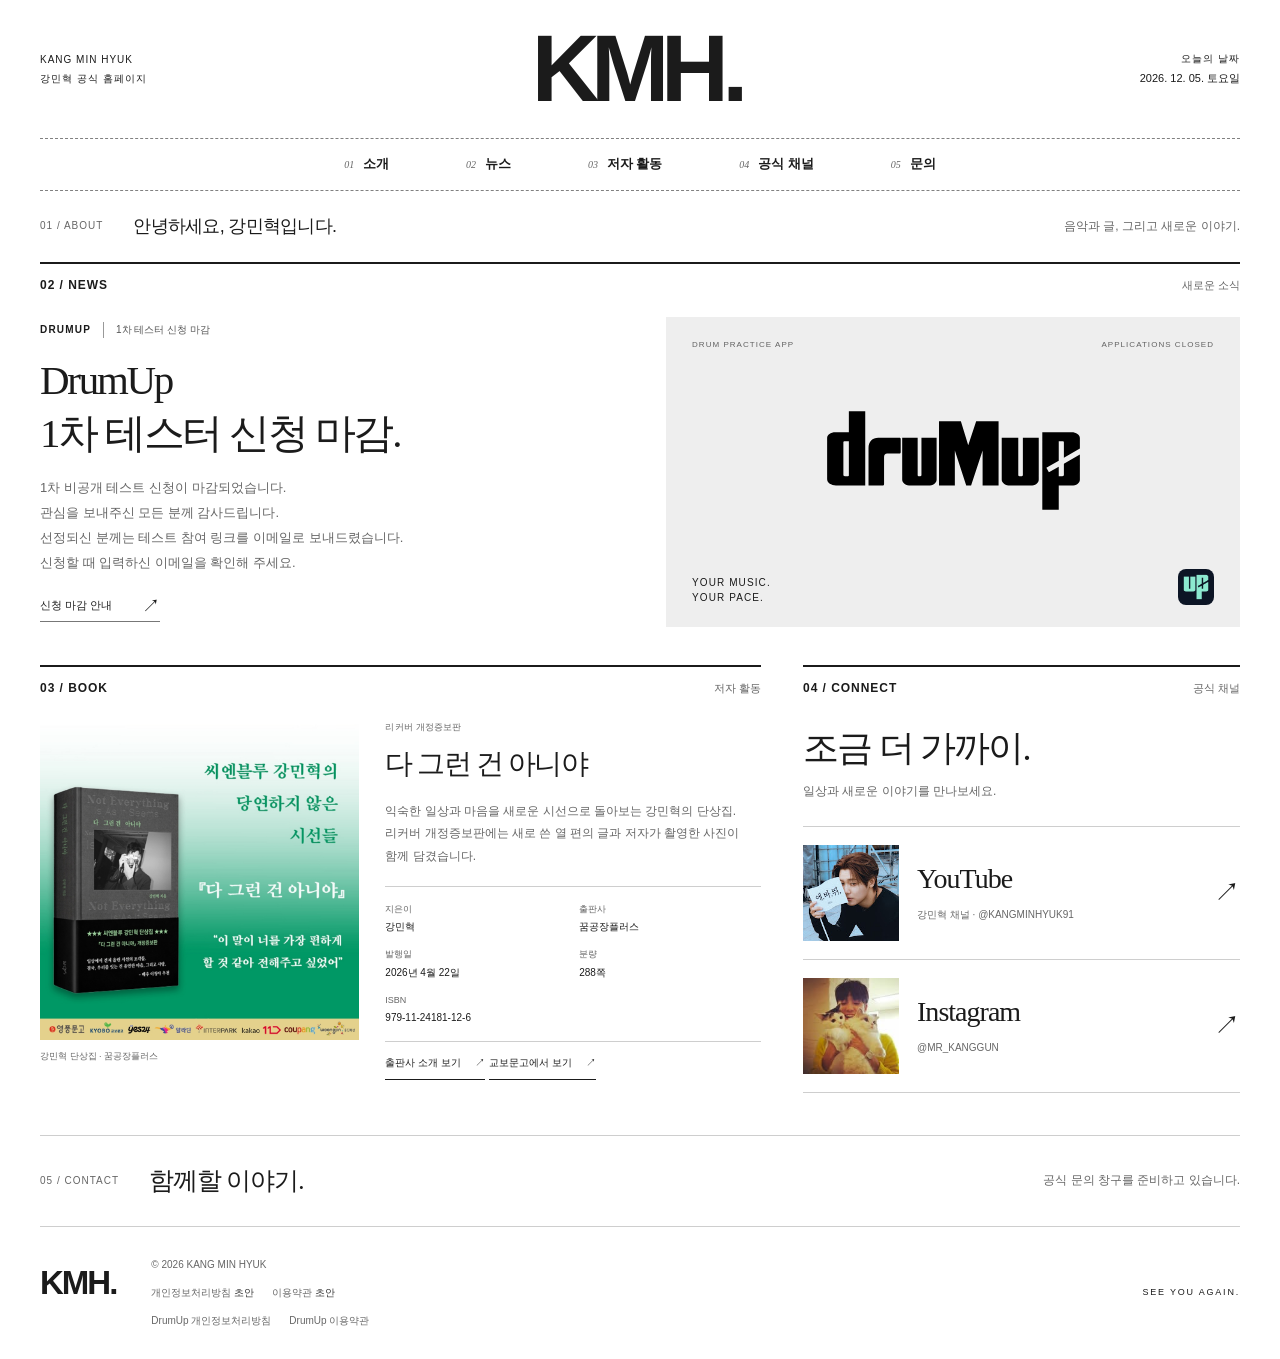
<file: index.html>
<!doctype html>
<html lang="ko">
<head>
  <meta charset="utf-8">
  <meta name="viewport" content="width=device-width, initial-scale=1">
  <meta name="description" content="KANG MIN HYUK. 안녕하세요 강민혁입니다. 공식 채널과 새로운 이야기를 만나보세요.">
  <meta name="theme-color" content="#ffffff">
  <link rel="canonical" href="https://www.kangminhyuk.co.kr/">
  <meta property="og:type" content="website">
  <meta property="og:locale" content="ko_KR">
  <meta property="og:site_name" content="KANG MIN HYUK 공식 홈페이지">
  <meta property="og:title" content="KANG MIN HYUK · 강민혁 공식 홈페이지">
  <meta property="og:description" content="안녕하세요 강민혁입니다. 공식 채널, 출간 도서와 DrumUp 소식을 만나보세요.">
  <meta property="og:url" content="https://www.kangminhyuk.co.kr/">
  <meta property="og:image" content="https://www.kangminhyuk.co.kr/assets/kang-min-hyuk-social-white-gray.png">
  <meta property="og:image:secure_url" content="https://www.kangminhyuk.co.kr/assets/kang-min-hyuk-social-white-gray.png">
  <meta property="og:image:type" content="image/png">
  <meta property="og:image:width" content="1200">
  <meta property="og:image:height" content="630">
  <meta property="og:image:alt" content="중앙 KMH 로고와 화이트·그레이 디자인의 강민혁 공식 홈페이지 대표 이미지">
  <meta name="twitter:card" content="summary_large_image">
  <meta name="twitter:title" content="KANG MIN HYUK · 강민혁 공식 홈페이지">
  <meta name="twitter:description" content="공식 채널, 출간 도서와 DrumUp 소식.">
  <meta name="twitter:image" content="https://www.kangminhyuk.co.kr/assets/kang-min-hyuk-social-white-gray.png">
  <title>KANG MIN HYUK · 공식 홈페이지</title>
  <link rel="stylesheet" href="./style.css">
  <link rel="stylesheet" href="./newspaper.css">
  <script type="module" src="./analytics/collect.js"></script>
</head>
<body class="home-page">
  <a class="skip" href="#main">본문 바로가기</a>
  <header class="masthead wrap">
    <div class="masthead-top">
      <span class="masthead-caption">KANG MIN HYUK<br>강민혁 공식 홈페이지</span>
      <a class="masthead-logo" href="./index.html" aria-label="KANG MIN HYUK 홈">KMH<span>.</span></a>
      <span class="masthead-caption masthead-caption-right">오늘의 날짜<br><time id="today-date"></time></span>
    </div>
    <nav class="masthead-nav" aria-label="주 메뉴">
      <a href="#about"><span>01</span> 소개</a>
      <a href="#news"><span>02</span> 뉴스</a>
      <a href="#book"><span>03</span> 저자 활동</a>
      <a href="#channels"><span>04</span> 공식 채널</a>
      <a href="#contact"><span>05</span> 문의</a>
    </nav>
  </header>
  <main id="main">
    <section id="about" class="editorial-intro wrap" aria-labelledby="hero-title">
      <span class="editorial-index">01 / ABOUT</span>
      <h1 id="hero-title">안녕하세요, 강민혁입니다.</h1>
      <p>음악과 글, 그리고 새로운 이야기.</p>
    </section>
    <section id="news" class="editorial-news wrap" aria-labelledby="news-title">
      <div class="editorial-section-title"><h2 id="news-title" data-kmh-news>02 / NEWS</h2><span>새로운 소식</span></div>
      <a class="lead-story" href="./drumup/#testing" aria-label="DrumUp 1차 테스터 신청 마감 안내 보기" aria-describedby="drumup-selection-email">
        <div class="lead-copy">
          <div class="story-meta"><span>DRUMUP</span><span class="story-status">1차 테스터 신청 마감</span></div>
          <h3>DrumUp<br>1차 테스터 신청 마감.</h3>
          <p>1차 비공개 테스트 신청이 마감되었습니다.<br>관심을 보내주신 모든 분께 감사드립니다.<br><span id="drumup-selection-email">선정되신 분께는 테스트 참여 링크를 이메일로 보내드렸습니다.<br>신청할 때 입력하신 이메일을 확인해 주세요.</span></p>
          <span class="story-link">신청 마감 안내 <span aria-hidden="true">↗</span></span>
        </div>
        <div class="lead-visual" aria-hidden="true">
          <div class="visual-caption"><span>DRUM PRACTICE APP</span><span>APPLICATIONS CLOSED</span></div>
          <img class="editorial-wordmark" src="./assets/drumup-wordmark.svg" width="768" height="308" alt="">
          <div class="visual-bottom"><span>YOUR MUSIC.<br>YOUR PACE.</span><img src="./assets/drumup-app-icon.png" width="48" height="48" alt=""></div>
        </div>
      </a>
    </section>
    <div class="editorial-bottom wrap">
    <section id="book" class="editorial-book" aria-labelledby="book-section-title">
      <div class="editorial-section-title"><h2 id="book-section-title">03 / BOOK</h2><span>저자 활동</span></div>
      <div class="book-layout">
        <figure class="book-visual">
          <img src="./assets/not-everything-publication.jpg" alt="강민혁 단상집 다 그런 건 아니야 리커버 개정증보판 공식 출간 이미지" width="1000" height="1000" loading="lazy" decoding="async">
          <figcaption>강민혁 단상집 · 꿈공장플러스</figcaption>
        </figure>
        <div class="book-copy">
          <p class="book-edition">리커버 개정증보판</p>
          <h3 id="book-title">다 그런 건 아니야</h3>
          <p class="book-description">익숙한 일상과 마음을 새로운 시선으로 돌아보는 강민혁의 단상집. 리커버 개정증보판에는 새로 쓴 열 편의 글과 저자가 촬영한 사진이 함께 담겼습니다.</p>
          <dl class="book-details">
            <div><dt>지은이</dt><dd>강민혁</dd></div>
            <div><dt>출판사</dt><dd>꿈공장플러스</dd></div>
            <div><dt>발행일</dt><dd><time datetime="2026-04-22">2026년 4월 22일</time></dd></div>
            <div><dt>분량</dt><dd>288쪽</dd></div>
            <div class="book-isbn"><dt>ISBN</dt><dd>979-11-24181-12-6</dd></div>
          </dl>
          <div class="book-links">
            <a class="text-link" data-kmh-event="book" href="https://www.dreambooks.kr/25/?bmode=view&amp;idx=172938023" target="_blank" rel="noopener noreferrer">출판사 소개 보기 <span aria-hidden="true">↗</span><span class="sr-only"> (새 창)</span></a>
            <a class="text-link" data-kmh-event="book" href="https://product.kyobobook.co.kr/detail/S000219646630" target="_blank" rel="noopener noreferrer">교보문고에서 보기 <span aria-hidden="true">↗</span><span class="sr-only"> (새 창)</span></a>
          </div>
        </div>
      </div>
    </section>
    <section id="channels" class="editorial-connect" aria-labelledby="channels-section-title">
      <div class="editorial-section-title"><h2 id="channels-section-title">04 / CONNECT</h2><span>공식 채널</span></div>
      <div class="connect-heading"><h3>조금 더 가까이.</h3><p>일상과 새로운 이야기를 만나보세요.</p></div>
      <a class="editorial-channel" data-kmh-event="youtube" href="https://www.youtube.com/@KANGMINHYUK91" target="_blank" rel="noopener noreferrer"><img class="editorial-channel-image" src="./assets/youtube-profile.jpg" alt="" width="160" height="160" loading="lazy" decoding="async"><span class="editorial-channel-name">YouTube<small>강민혁 채널 · @KANGMINHYUK91</small></span><span class="editorial-channel-arrow" aria-hidden="true">↗</span><span class="sr-only"> (새 창)</span></a>
      <a class="editorial-channel" data-kmh-event="instagram" href="https://www.instagram.com/mr_kanggun/" target="_blank" rel="noopener noreferrer"><img class="editorial-channel-image" src="./assets/instagram-profile.jpg" alt="" width="150" height="150" loading="lazy" decoding="async"><span class="editorial-channel-name">Instagram<small>@MR_KANGGUN</small></span><span class="editorial-channel-arrow" aria-hidden="true">↗</span><span class="sr-only"> (새 창)</span></a>
    </section>
    </div>
    <section id="contact" class="editorial-contact wrap" aria-labelledby="contact-title"><div><span class="editorial-index">05 / CONTACT</span><h2 id="contact-title">함께할 이야기.</h2></div><p>공식 문의 창구를 준비하고 있습니다.</p></section>
  </main>
  <footer class="footer wrap"><a class="brand" href="./index.html">KMH<span class="dot">.</span></a><div><span>© 2026 KANG MIN HYUK</span><nav aria-label="홈페이지 정책 문서"><a href="./privacy.html">개인정보처리방침 <small>초안</small></a><a href="./terms.html">이용약관 <small>초안</small></a></nav><nav aria-label="DrumUp 정책 문서"><a href="./drumup/privacy.html">DrumUp 개인정보처리방침</a><a href="./drumup/terms.html">DrumUp 이용약관</a></nav></div><span class="footer-note">SEE YOU AGAIN.</span></footer>
  <script>
    const today = new Date();
    const dateFormat = new Intl.DateTimeFormat('ko-KR', { timeZone: 'Asia/Seoul', year: 'numeric', month: '2-digit', day: '2-digit', weekday: 'long' });
    const dateElement = document.getElementById('today-date');
    const dateParts = Object.fromEntries(dateFormat.formatToParts(today).map(part => [part.type, part.value]));
    dateElement.textContent = dateFormat.format(today);
    dateElement.dateTime = `${dateParts.year}-${dateParts.month}-${dateParts.day}`;
  </script>
</body>
</html>
</file>
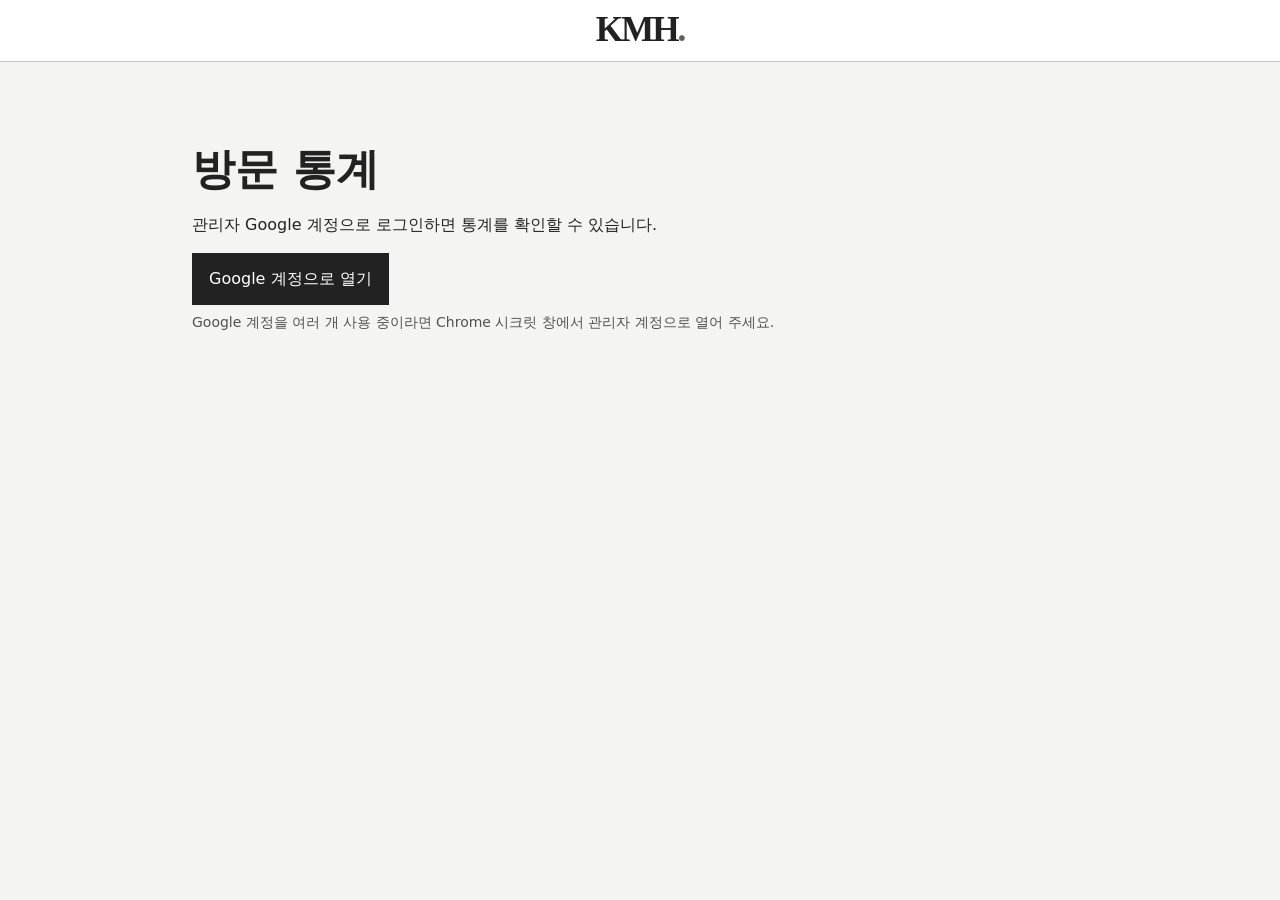
<file: admin/index.html>
<!doctype html>
<html lang="ko">
<head>
  <meta charset="utf-8">
  <meta name="viewport" content="width=device-width, initial-scale=1">
  <meta name="robots" content="noindex, nofollow">
  <meta name="referrer" content="no-referrer">
  <title>방문 통계 · KANG MIN HYUK</title>
  <link rel="stylesheet" href="./admin.css">
  <script type="module" src="./admin.js"></script>
</head>
<body>
  <header class="masthead">
    <a href="../" aria-label="강민혁 공식 홈페이지">KMH<span>.</span></a>
  </header>
  <main>
    <h1>방문 통계</h1>
    <div id="login">
      <p>관리자 Google 계정으로 로그인하면 통계를 확인할 수 있습니다.</p>
      <button type="button" id="sign-in">Google 계정으로 열기</button>
      <p class="note">Google 계정을 여러 개 사용 중이라면 Chrome 시크릿 창에서 관리자 계정으로 열어 주세요.</p>
    </div>
    <p id="status" role="status"></p>
    <noscript><p>통계를 확인하려면 자바스크립트를 켜 주세요.</p></noscript>

    <div id="dashboard" hidden>
      <h2 id="total-title">누적 합계</h2>
      <dl class="totals" aria-labelledby="total-title">
        <div><dt>홈페이지 전체 조회</dt><dd id="total-pages"></dd></div>
        <div><dt>DrumUp 모집 페이지 조회</dt><dd id="total-drumup"></dd></div>
        <div><dt>신청 버튼 클릭</dt><dd id="total-apply"></dd></div>
      </dl>
      <p class="note">전체 조회에는 DrumUp 페이지도 포함됩니다. 같은 사람이 다시 열면 한 번 더 집계됩니다.</p>

      <section aria-labelledby="content-title">
        <h2 id="content-title">콘텐츠 반응 · 누적</h2>
        <dl class="totals content-totals" aria-labelledby="content-title">
          <div><dt>NEWS 화면 노출</dt><dd id="total-news"></dd></div>
          <div><dt>YouTube 클릭</dt><dd id="total-youtube"></dd></div>
          <div><dt>Instagram 클릭</dt><dd id="total-instagram"></dd></div>
          <div><dt>『다 그런 건 아니야』 클릭</dt><dd id="total-book"></dd></div>
        </dl>
        <p class="note">NEWS 제목이 화면에 들어오면 페이지를 열 때마다 한 번 집계합니다. 책은 출판사와 교보문고 링크 클릭을 합산합니다.</p>
      </section>

      <section aria-labelledby="daily-title">
        <h2 id="daily-title">최근 30일</h2>
        <p class="note">한국시간 기준 · —는 해당 지표의 집계 시작 전입니다.</p>
        <p class="note table-hint">표를 좌우로 움직여 나머지 항목을 볼 수 있습니다.</p>
        <div class="table-wrap" role="region" aria-label="최근 30일 상세 표" tabindex="0">
          <table aria-label="일별 조회와 클릭 수">
            <thead>
              <tr>
                <th scope="col">날짜</th><th scope="col">전체 조회</th><th scope="col">모집 조회</th><th scope="col">신청 클릭</th>
                <th scope="col">NEWS 노출</th><th scope="col">YouTube 클릭</th><th scope="col">Instagram 클릭</th><th scope="col">책 클릭</th>
              </tr>
            </thead>
            <tbody id="days"></tbody>
          </table>
        </div>
      </section>
    </div>
  </main>
</body>
</html>
</file>
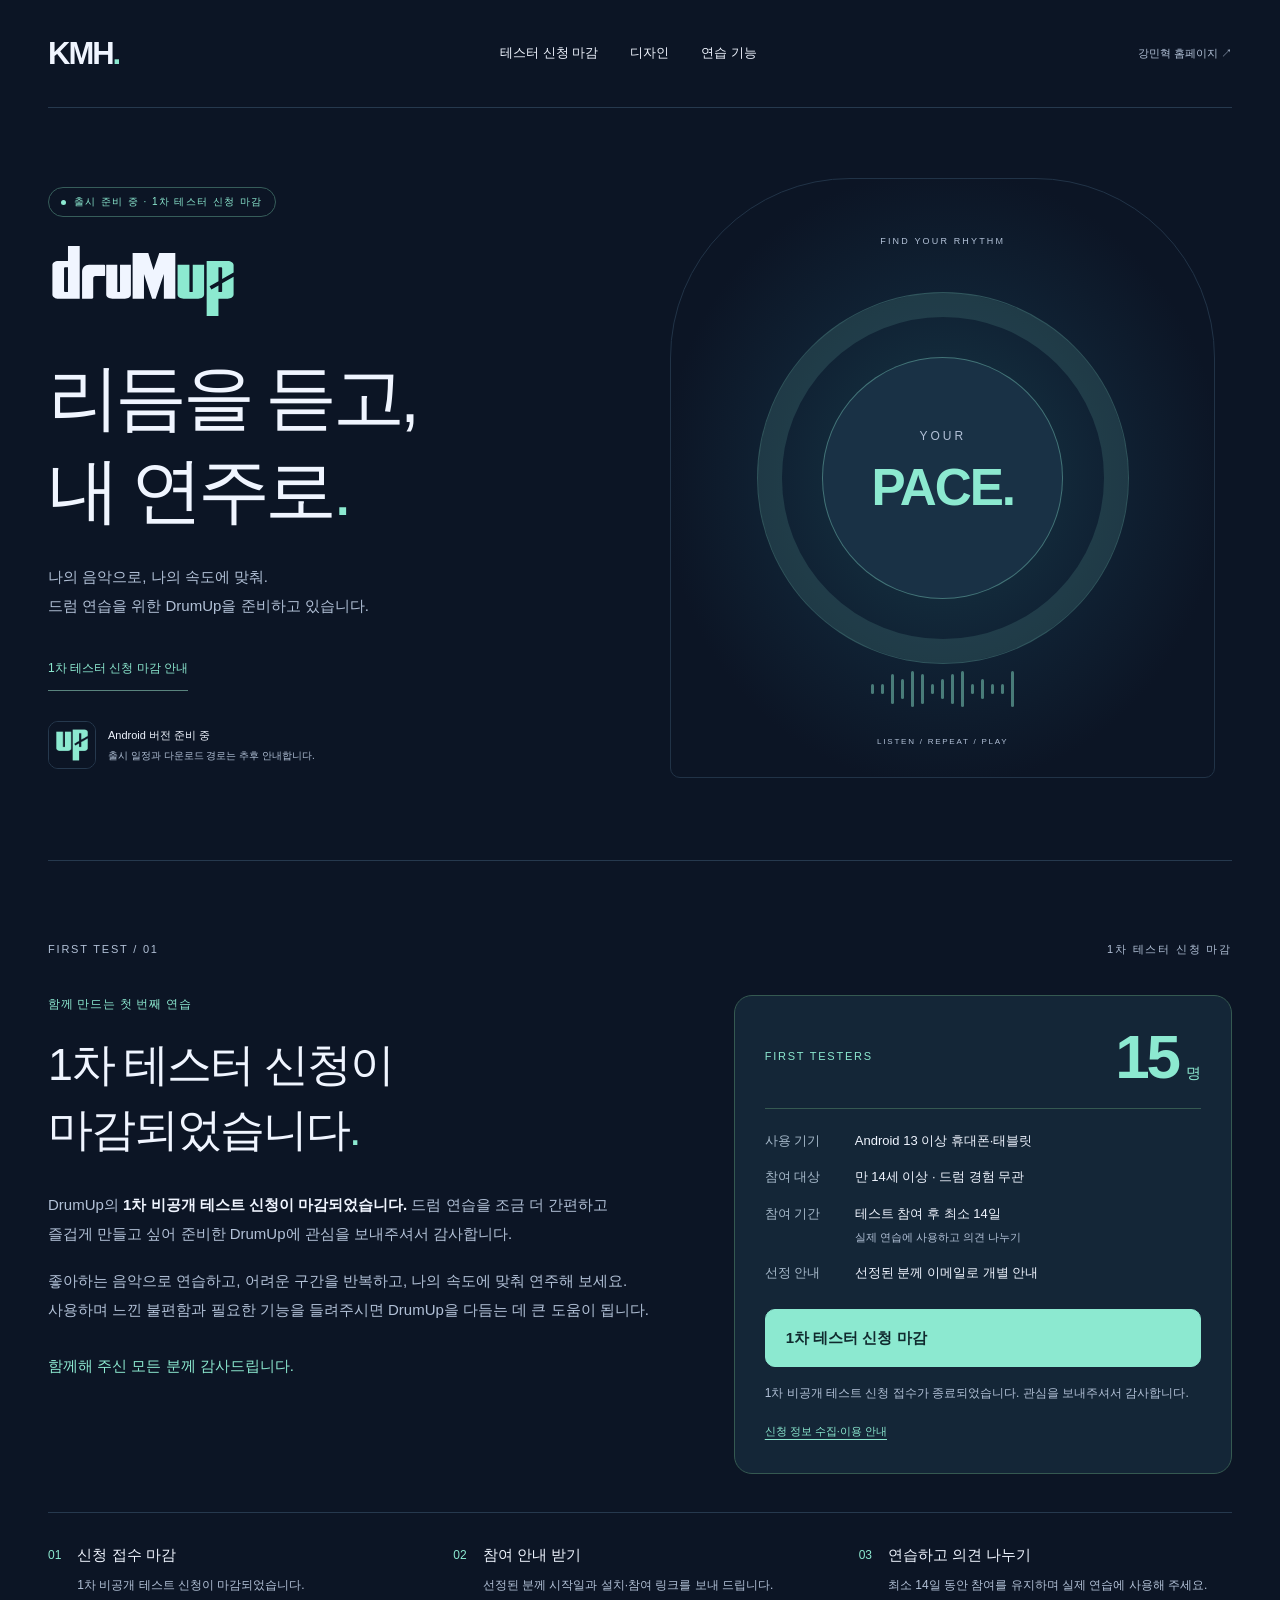
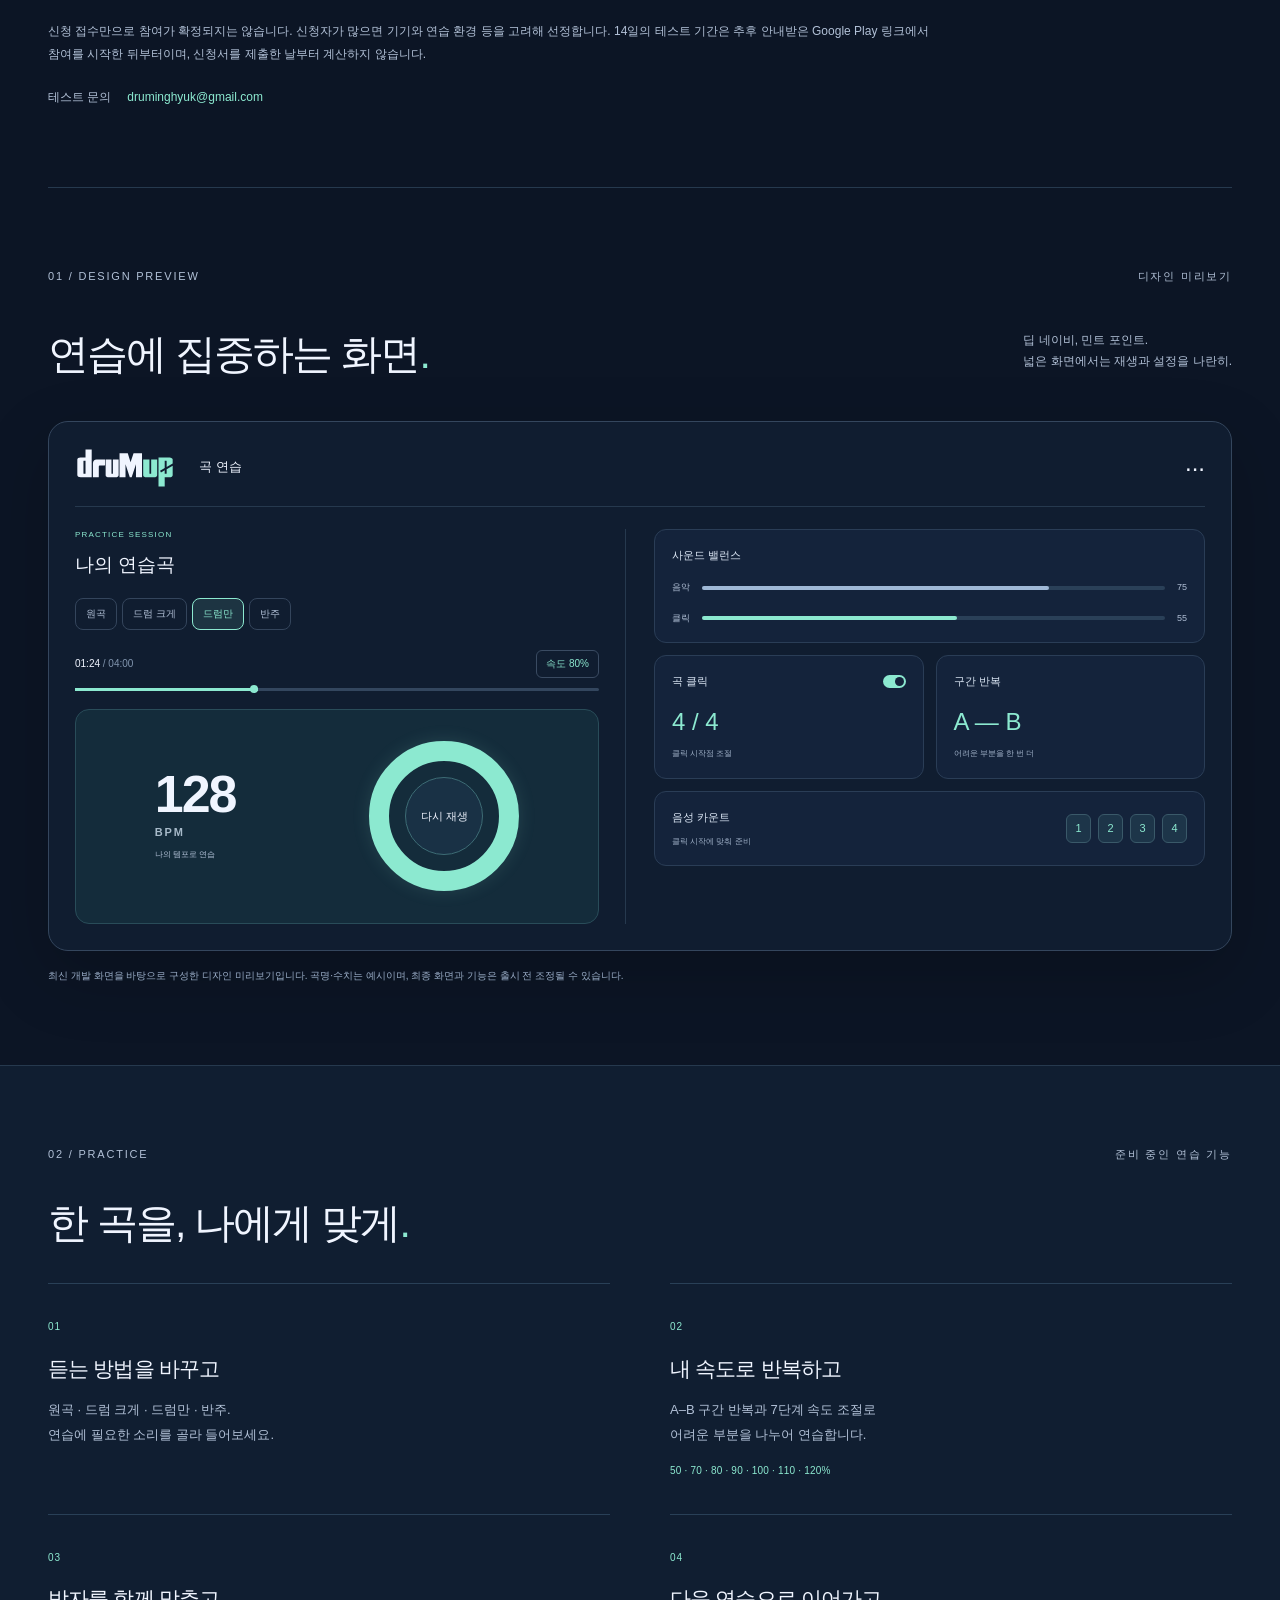
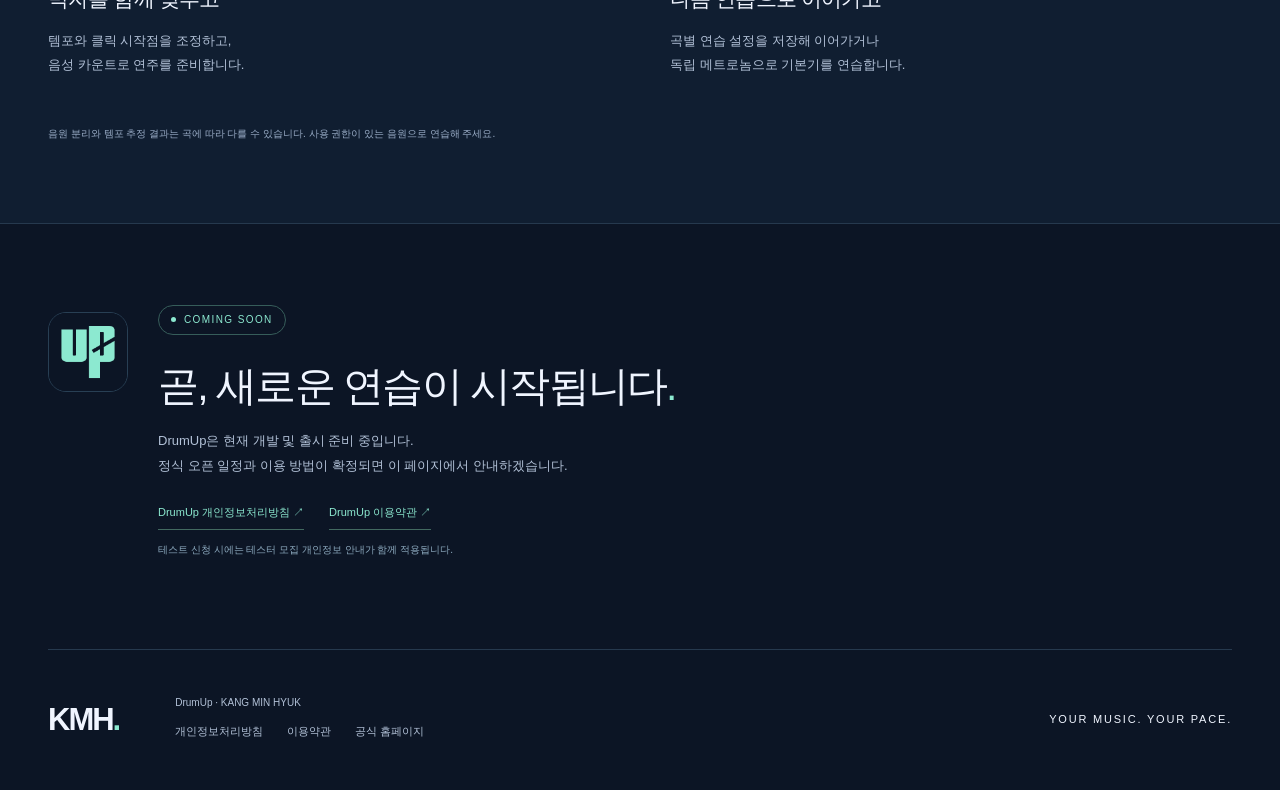
<file: drumup/index.html>
<!doctype html>
<html lang="ko">
<head>
  <meta charset="utf-8">
  <meta name="viewport" content="width=device-width, initial-scale=1">
  <title>DrumUp · 1차 테스터 신청 마감 | KANG MIN HYUK</title>
  <meta name="description" content="DrumUp 1차 비공개 테스터 신청이 마감되었습니다. 관심을 보내주신 모든 분께 감사드립니다.">
  <meta name="theme-color" content="#0c1525">
  <link rel="canonical" href="https://www.kangminhyuk.co.kr/drumup/">
  <meta property="og:type" content="website">
  <meta property="og:locale" content="ko_KR">
  <meta property="og:site_name" content="KANG MIN HYUK 공식 홈페이지">
  <meta property="og:title" content="DrumUp · 1차 테스터 신청 마감">
  <meta property="og:description" content="DrumUp 1차 비공개 테스터 신청이 마감되었습니다. 관심을 보내주신 모든 분께 감사드립니다.">
  <meta property="og:url" content="https://www.kangminhyuk.co.kr/drumup/">
  <meta property="og:image" content="https://www.kangminhyuk.co.kr/assets/drumup-app-icon.png">
  <meta property="og:image:type" content="image/png">
  <meta property="og:image:width" content="512">
  <meta property="og:image:height" content="512">
  <meta property="og:image:alt" content="네이비 바탕의 민트색 DrumUp up 아이콘">
  <meta name="twitter:card" content="summary">
  <meta name="twitter:title" content="DrumUp · 1차 테스터 신청 마감">
  <meta name="twitter:image" content="https://www.kangminhyuk.co.kr/assets/drumup-app-icon.png">
  <link rel="stylesheet" href="../style.css">
  <link rel="stylesheet" href="./drumup.css">
  <script type="module" src="../analytics/collect.js"></script>
</head>
<body class="drumup-page">
  <a class="skip" href="#main">본문 바로가기</a>
  <header class="header wrap"><a class="brand" href="../index.html" aria-label="KANG MIN HYUK 홈페이지">KMH<span class="dot">.</span></a><nav aria-label="DrumUp 메뉴"><a href="#testing">테스터 신청 마감</a><a href="#preview">디자인</a><a href="#features">연습 기능</a></nav><a class="back-home" href="../index.html">강민혁 홈페이지 ↗</a></header>
  <main id="main">
    <section class="app-hero wrap" aria-labelledby="app-title">
      <div class="app-intro"><span class="coming-pill">출시 준비 중 · 1차 테스터 신청 마감</span><img class="app-wordmark" src="../assets/drumup-wordmark.svg" alt="druMup" width="768" height="308"><h1 id="app-title">리듬을 듣고,<br>내 연주로<span class="dot">.</span></h1><p>나의 음악으로, 나의 속도에 맞춰.<br>드럼 연습을 위한 DrumUp을 준비하고 있습니다.</p><a class="app-link" href="#testing">1차 테스터 신청 마감 안내</a><div class="app-platform"><img src="../assets/drumup-app-icon.png" alt="" width="48" height="48"><span>Android 버전 준비 중<small>출시 일정과 다운로드 경로는 추후 안내합니다.</small></span></div></div>
      <div class="hero-rhythm" aria-hidden="true"><span class="rhythm-label">FIND YOUR RHYTHM</span><div class="rhythm-circle"><div class="rhythm-core"><span>YOUR</span><strong>PACE.</strong></div></div><div class="rhythm-bars"><i></i><i></i><i></i><i></i><i></i><i></i><i></i><i></i><i></i><i></i><i></i><i></i><i></i><i></i><i></i></div><span class="rhythm-caption">LISTEN / REPEAT / PLAY</span></div>
    </section>
    <section id="testing" class="app-testing section wrap" aria-labelledby="testing-title">
      <div class="section-label"><span>FIRST TEST / 01</span><span>1차 테스터 신청 마감</span></div>
      <div class="testing-layout">
        <div class="testing-copy">
          <p class="testing-kicker">함께 만드는 첫 번째 연습</p>
          <h2 id="testing-title">1차 테스터 신청이<br>마감되었습니다<span class="dot">.</span></h2>
          <p>DrumUp의 <strong>1차 비공개 테스트 신청이 마감되었습니다.</strong> 드럼 연습을 조금 더 간편하고 즐겁게 만들고 싶어 준비한 DrumUp에 관심을 보내주셔서 감사합니다.</p>
          <p>좋아하는 음악으로 연습하고, 어려운 구간을 반복하고, 나의 속도에 맞춰 연주해 보세요. 사용하며 느낀 불편함과 필요한 기능을 들려주시면 DrumUp을 다듬는 데 큰 도움이 됩니다.</p>
          <p class="testing-welcome">함께해 주신 모든 분께 감사드립니다.</p>
        </div>
        <aside class="testing-card" aria-label="1차 테스터 신청 마감과 참여 안내">
          <div class="testing-count"><span>FIRST TESTERS</span><strong>15<small>명</small></strong></div>
          <dl class="testing-facts">
            <div><dt>사용 기기</dt><dd>Android 13 이상 휴대폰·태블릿</dd></div>
            <div><dt>참여 대상</dt><dd>만 14세 이상 · 드럼 경험 무관</dd></div>
            <div><dt>참여 기간</dt><dd>테스트 참여 후 최소 14일<br><small>실제 연습에 사용하고 의견 나누기</small></dd></div>
            <div><dt>선정 안내</dt><dd>선정된 분께 이메일로 개별 안내</dd></div>
          </dl>
          <div class="testing-apply" role="status">1차 테스터 신청 마감</div>
          <p class="testing-form-note">1차 비공개 테스트 신청 접수가 종료되었습니다. 관심을 보내주셔서 감사합니다.</p>
          <a class="testing-privacy-link" href="./testing-privacy.html">신청 정보 수집·이용 안내</a>
        </aside>
      </div>
      <ol class="testing-steps" aria-label="신청 마감 후 진행 안내">
        <li><span>01</span><div><h3>신청 접수 마감</h3><p>1차 비공개 테스트 신청이 마감되었습니다.</p></div></li>
        <li><span>02</span><div><h3>참여 안내 받기</h3><p>선정된 분께 시작일과 설치·참여 링크를 보내 드립니다.</p></div></li>
        <li><span>03</span><div><h3>연습하고 의견 나누기</h3><p>최소 14일 동안 참여를 유지하며 실제 연습에 사용해 주세요.</p></div></li>
      </ol>
      <p class="testing-note">신청 접수만으로 참여가 확정되지는 않습니다. 신청자가 많으면 기기와 연습 환경 등을 고려해 선정합니다. 14일의 테스트 기간은 추후 안내받은 Google Play 링크에서 참여를 시작한 뒤부터이며, 신청서를 제출한 날부터 계산하지 않습니다.</p>
      <p class="testing-contact">테스트 문의 <a href="mailto:druminghyuk@gmail.com">druminghyuk@gmail.com</a></p>
    </section>
    <section id="preview" class="app-preview section wrap" aria-labelledby="preview-title"><div class="section-label"><span>01 / DESIGN PREVIEW</span><span>디자인 미리보기</span></div><div class="app-section-heading"><h2 id="preview-title">연습에 집중하는 화면<span class="dot">.</span></h2><p>딥 네이비, 민트 포인트.<br>넓은 화면에서는 재생과 설정을 나란히.</p></div>
      <figure class="app-design"><div class="app-demo" role="img" aria-label="DrumUp 개발 디자인 예시. 왼쪽에 듣기 모드, 속도와 BPM 재생 원을, 오른쪽에 사운드 밸런스와 클릭, 구간 반복, 음성 카운트를 배치한 좌우 분할 화면입니다.">
        <div class="demo-top" aria-hidden="true"><img src="../assets/drumup-wordmark.svg" alt="" width="768" height="308"><span>곡 연습</span><span class="demo-menu">···</span></div>
        <div class="demo-columns" aria-hidden="true"><div class="demo-player"><p class="demo-eyebrow">PRACTICE SESSION</p><strong class="demo-song">나의 연습곡</strong><div class="demo-modes"><span>원곡</span><span>드럼 크게</span><span class="selected">드럼만</span><span>반주</span></div><div class="demo-time"><span>01:24 <b>/ 04:00</b></span><span class="demo-speed">속도 80%</span></div><div class="demo-timeline"><i></i></div><div class="demo-play-card"><div class="demo-bpm"><strong>128<span>BPM</span></strong><span>나의 템포로 연습</span></div><div class="demo-ring"><span class="demo-start">다시 재생</span></div></div></div>
        <div class="demo-settings"><div class="demo-panel"><span class="demo-panel-title">사운드 밸런스</span><div class="demo-volume"><span>음악</span><div><i></i></div><b>75</b></div><div class="demo-volume mint"><span>클릭</span><div><i></i></div><b>55</b></div></div><div class="demo-pair"><div class="demo-panel"><span class="demo-panel-title">곡 클릭 <i class="demo-toggle"></i></span><span class="demo-large">4 / 4</span><span class="demo-detail">클릭 시작점 조절</span></div><div class="demo-panel"><span class="demo-panel-title">구간 반복</span><span class="demo-large">A — B</span><span class="demo-detail">어려운 부분을 한 번 더</span></div></div><div class="demo-panel demo-count"><span class="demo-panel-title">음성 카운트</span><div class="count-numbers"><span>1</span><span>2</span><span>3</span><span>4</span></div><span class="demo-detail">클릭 시작에 맞춰 준비</span></div></div></div>
      </div><figcaption>최신 개발 화면을 바탕으로 구성한 디자인 미리보기입니다. 곡명·수치는 예시이며, 최종 화면과 기능은 출시 전 조정될 수 있습니다.</figcaption></figure>
    </section>
    <section id="features" class="app-features section" aria-labelledby="features-title"><div class="wrap"><div class="section-label"><span>02 / PRACTICE</span><span>준비 중인 연습 기능</span></div><h2 id="features-title">한 곡을, 나에게 맞게<span class="dot">.</span></h2><div class="feature-grid"><article><span class="feature-number">01</span><h3>듣는 방법을 바꾸고</h3><p>원곡 · 드럼 크게 · 드럼만 · 반주.<br>연습에 필요한 소리를 골라 들어보세요.</p></article><article><span class="feature-number">02</span><h3>내 속도로 반복하고</h3><p>A–B 구간 반복과 7단계 속도 조절로<br>어려운 부분을 나누어 연습합니다.</p><p class="speed-steps">50 · 70 · 80 · 90 · 100 · 110 · 120%</p></article><article><span class="feature-number">03</span><h3>박자를 함께 맞추고</h3><p>템포와 클릭 시작점을 조정하고,<br>음성 카운트로 연주를 준비합니다.</p></article><article><span class="feature-number">04</span><h3>다음 연습으로 이어가고</h3><p>곡별 연습 설정을 저장해 이어가거나<br>독립 메트로놈으로 기본기를 연습합니다.</p></article></div><p class="feature-note">음원 분리와 템포 추정 결과는 곡에 따라 다를 수 있습니다. 사용 권한이 있는 음원으로 연습해 주세요.</p></div></section>
    <section id="opening" class="app-opening section wrap" aria-labelledby="opening-title"><img src="../assets/drumup-app-icon.png" alt="DrumUp 앱 아이콘" width="80" height="80" loading="lazy"><div><span class="coming-pill">COMING SOON</span><h2 id="opening-title">곧, 새로운 연습이 시작됩니다<span class="dot">.</span></h2><p>DrumUp은 현재 개발 및 출시 준비 중입니다.<br>정식 오픈 일정과 이용 방법이 확정되면 이 페이지에서 안내하겠습니다.</p><div class="app-policies"><a href="./privacy.html">DrumUp 개인정보처리방침 ↗</a><a href="./terms.html">DrumUp 이용약관 ↗</a></div><p class="policy-caption">테스트 신청 시에는 <a href="./testing-privacy.html">테스터 모집 개인정보 안내</a>가 함께 적용됩니다.</p></div></section>
  </main>
  <footer class="footer wrap app-footer"><a class="brand" href="../index.html">KMH<span class="dot">.</span></a><div><span>DrumUp · KANG MIN HYUK</span><nav aria-label="DrumUp 정책"><a href="./privacy.html">개인정보처리방침</a><a href="./terms.html">이용약관</a><a href="../index.html">공식 홈페이지</a></nav></div><span class="footer-note">YOUR MUSIC. YOUR PACE.</span></footer>
</body>
</html>
</file>
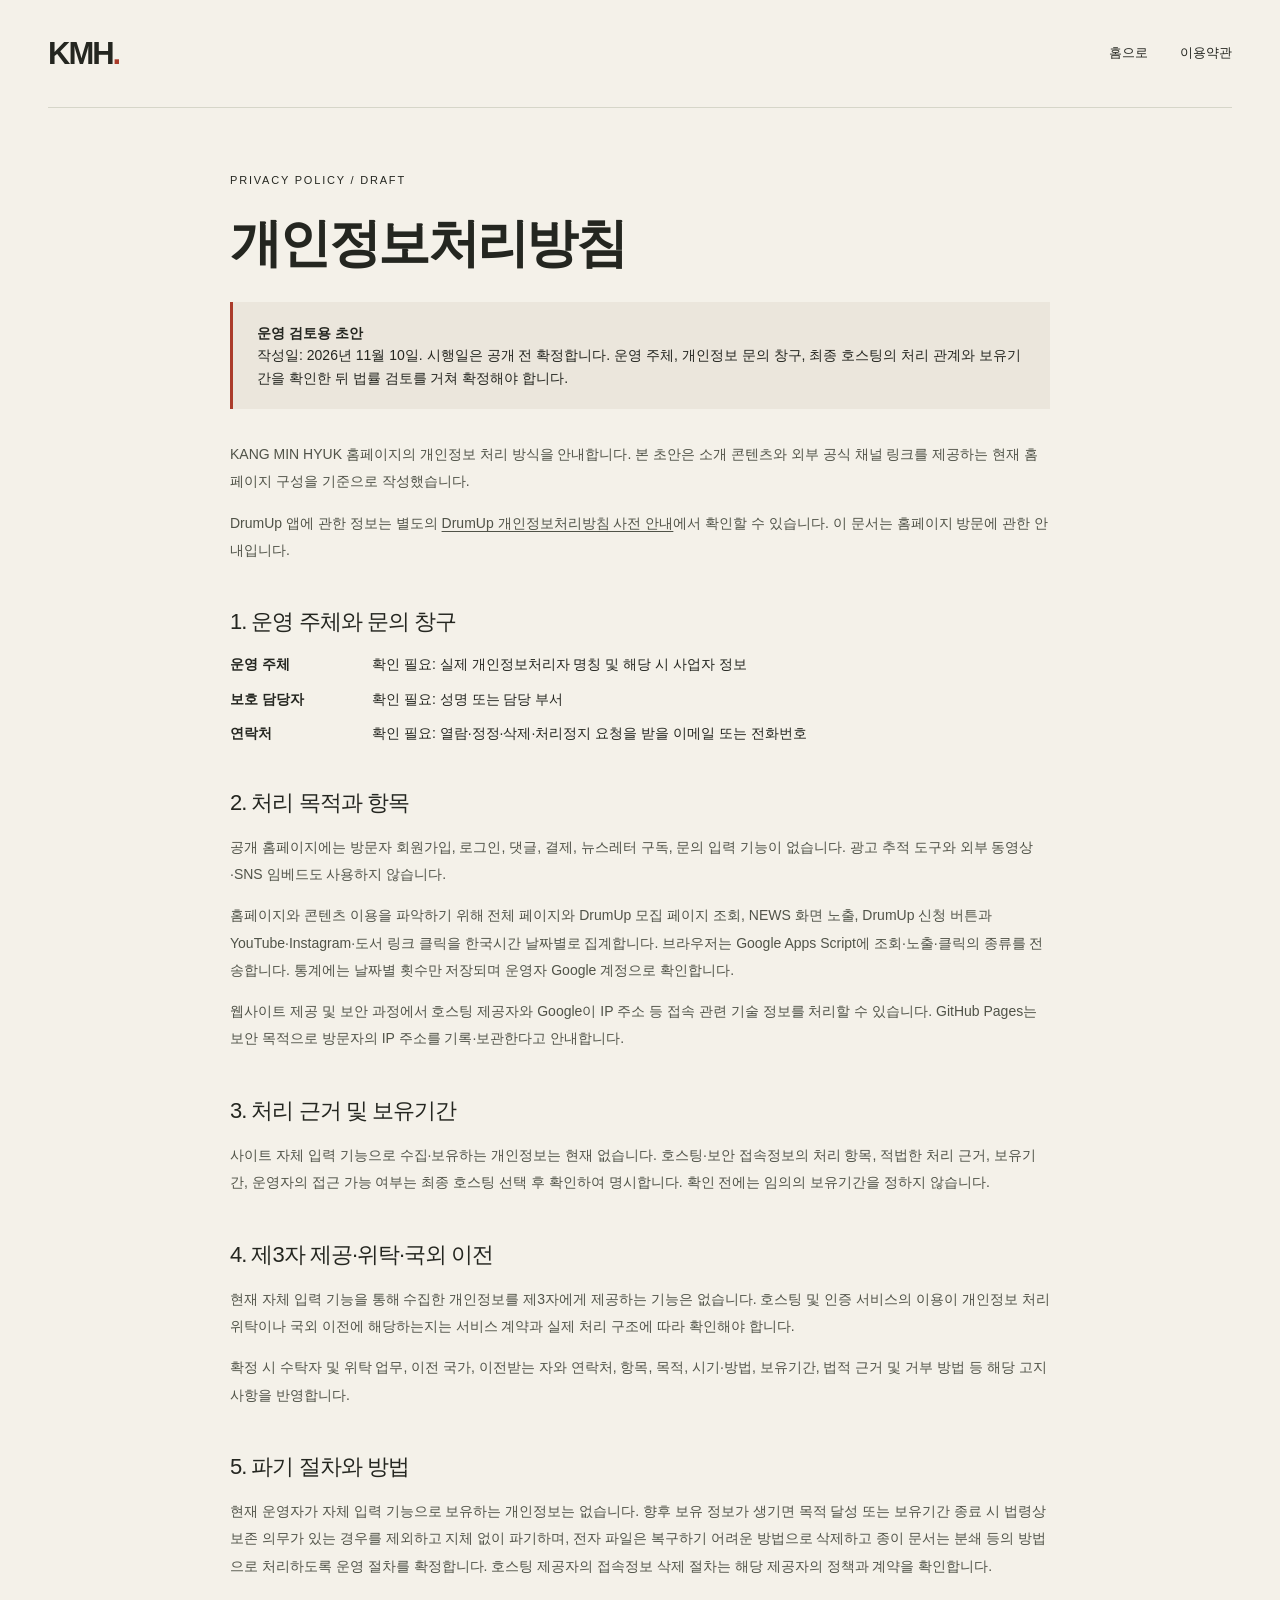
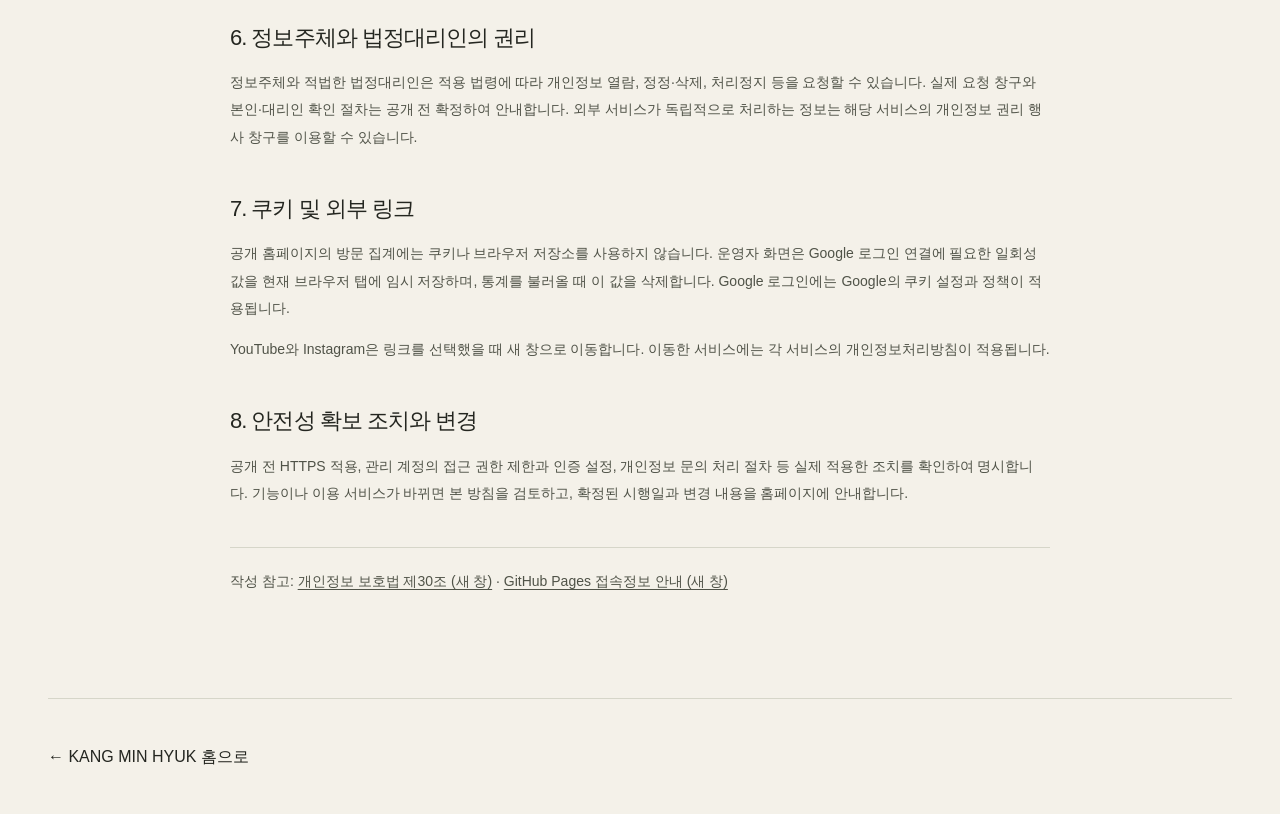
<file: privacy.html>
<!doctype html>
<html lang="ko"><head><meta charset="utf-8"><meta name="viewport" content="width=device-width, initial-scale=1"><meta name="robots" content="noindex"><title>개인정보처리방침 초안 · KANG MIN HYUK</title><link rel="stylesheet" href="./style.css"><script type="module" src="./analytics/collect.js"></script></head><body>
<a class="skip" href="#main">본문 바로가기</a><header class="header wrap"><a class="brand" href="./index.html">KMH<span class="dot">.</span></a><nav aria-label="문서 메뉴"><a href="./index.html">홈으로</a><a href="./terms.html">이용약관</a></nav></header>
<main id="main" class="legal wrap"><div class="eyebrow">PRIVACY POLICY / DRAFT</div><h1>개인정보처리방침</h1><div class="draft-notice"><strong>운영 검토용 초안</strong><br>작성일: 2026년 11월 10일. 시행일은 공개 전 확정합니다. 운영 주체, 개인정보 문의 창구, 최종 호스팅의 처리 관계와 보유기간을 확인한 뒤 법률 검토를 거쳐 확정해야 합니다.</div>
<p>KANG MIN HYUK 홈페이지의 개인정보 처리 방식을 안내합니다. 본 초안은 소개 콘텐츠와 외부 공식 채널 링크를 제공하는 현재 홈페이지 구성을 기준으로 작성했습니다.</p><p>DrumUp 앱에 관한 정보는 별도의 <a href="./drumup/privacy.html">DrumUp 개인정보처리방침 사전 안내</a>에서 확인할 수 있습니다. 이 문서는 홈페이지 방문에 관한 안내입니다.</p>
<h2>1. 운영 주체와 문의 창구</h2><dl><dt>운영 주체</dt><dd>확인 필요: 실제 개인정보처리자 명칭 및 해당 시 사업자 정보</dd><dt>보호 담당자</dt><dd>확인 필요: 성명 또는 담당 부서</dd><dt>연락처</dt><dd>확인 필요: 열람·정정·삭제·처리정지 요청을 받을 이메일 또는 전화번호</dd></dl>
<h2>2. 처리 목적과 항목</h2><p>공개 홈페이지에는 방문자 회원가입, 로그인, 댓글, 결제, 뉴스레터 구독, 문의 입력 기능이 없습니다. 광고 추적 도구와 외부 동영상·SNS 임베드도 사용하지 않습니다.</p><p>홈페이지와 콘텐츠 이용을 파악하기 위해 전체 페이지와 DrumUp 모집 페이지 조회, NEWS 화면 노출, DrumUp 신청 버튼과 YouTube·Instagram·도서 링크 클릭을 한국시간 날짜별로 집계합니다. 브라우저는 Google Apps Script에 조회·노출·클릭의 종류를 전송합니다. 통계에는 날짜별 횟수만 저장되며 운영자 Google 계정으로 확인합니다.</p><p>웹사이트 제공 및 보안 과정에서 호스팅 제공자와 Google이 IP 주소 등 접속 관련 기술 정보를 처리할 수 있습니다. GitHub Pages는 보안 목적으로 방문자의 IP 주소를 기록·보관한다고 안내합니다.</p>
<h2>3. 처리 근거 및 보유기간</h2><p>사이트 자체 입력 기능으로 수집·보유하는 개인정보는 현재 없습니다. 호스팅·보안 접속정보의 처리 항목, 적법한 처리 근거, 보유기간, 운영자의 접근 가능 여부는 최종 호스팅 선택 후 확인하여 명시합니다. 확인 전에는 임의의 보유기간을 정하지 않습니다.</p>
<h2>4. 제3자 제공·위탁·국외 이전</h2><p>현재 자체 입력 기능을 통해 수집한 개인정보를 제3자에게 제공하는 기능은 없습니다. 호스팅 및 인증 서비스의 이용이 개인정보 처리위탁이나 국외 이전에 해당하는지는 서비스 계약과 실제 처리 구조에 따라 확인해야 합니다.</p><p>확정 시 수탁자 및 위탁 업무, 이전 국가, 이전받는 자와 연락처, 항목, 목적, 시기·방법, 보유기간, 법적 근거 및 거부 방법 등 해당 고지 사항을 반영합니다.</p>
<h2>5. 파기 절차와 방법</h2><p>현재 운영자가 자체 입력 기능으로 보유하는 개인정보는 없습니다. 향후 보유 정보가 생기면 목적 달성 또는 보유기간 종료 시 법령상 보존 의무가 있는 경우를 제외하고 지체 없이 파기하며, 전자 파일은 복구하기 어려운 방법으로 삭제하고 종이 문서는 분쇄 등의 방법으로 처리하도록 운영 절차를 확정합니다. 호스팅 제공자의 접속정보 삭제 절차는 해당 제공자의 정책과 계약을 확인합니다.</p>
<h2>6. 정보주체와 법정대리인의 권리</h2><p>정보주체와 적법한 법정대리인은 적용 법령에 따라 개인정보 열람, 정정·삭제, 처리정지 등을 요청할 수 있습니다. 실제 요청 창구와 본인·대리인 확인 절차는 공개 전 확정하여 안내합니다. 외부 서비스가 독립적으로 처리하는 정보는 해당 서비스의 개인정보 권리 행사 창구를 이용할 수 있습니다.</p>
<h2>7. 쿠키 및 외부 링크</h2><p>공개 홈페이지의 방문 집계에는 쿠키나 브라우저 저장소를 사용하지 않습니다. 운영자 화면은 Google 로그인 연결에 필요한 일회성 값을 현재 브라우저 탭에 임시 저장하며, 통계를 불러올 때 이 값을 삭제합니다. Google 로그인에는 Google의 쿠키 설정과 정책이 적용됩니다.</p><p>YouTube와 Instagram은 링크를 선택했을 때 새 창으로 이동합니다. 이동한 서비스에는 각 서비스의 개인정보처리방침이 적용됩니다.</p>
<h2>8. 안전성 확보 조치와 변경</h2><p>공개 전 HTTPS 적용, 관리 계정의 접근 권한 제한과 인증 설정, 개인정보 문의 처리 절차 등 실제 적용한 조치를 확인하여 명시합니다. 기능이나 이용 서비스가 바뀌면 본 방침을 검토하고, 확정된 시행일과 변경 내용을 홈페이지에 안내합니다.</p>
<p class="source-links">작성 참고: <a href="https://www.law.go.kr/LSW/lsLinkCommonInfo.do?chrClsCd=010202&amp;lsJoLnkSeq=1029332621" target="_blank" rel="noopener noreferrer">개인정보 보호법 제30조 (새 창)</a> · <a href="https://docs.github.com/en/pages/getting-started-with-github-pages/what-is-github-pages" target="_blank" rel="noopener noreferrer">GitHub Pages 접속정보 안내 (새 창)</a></p></main>
<footer class="footer wrap legal-footer"><a href="./index.html">← KANG MIN HYUK 홈으로</a></footer></body></html>
</file>
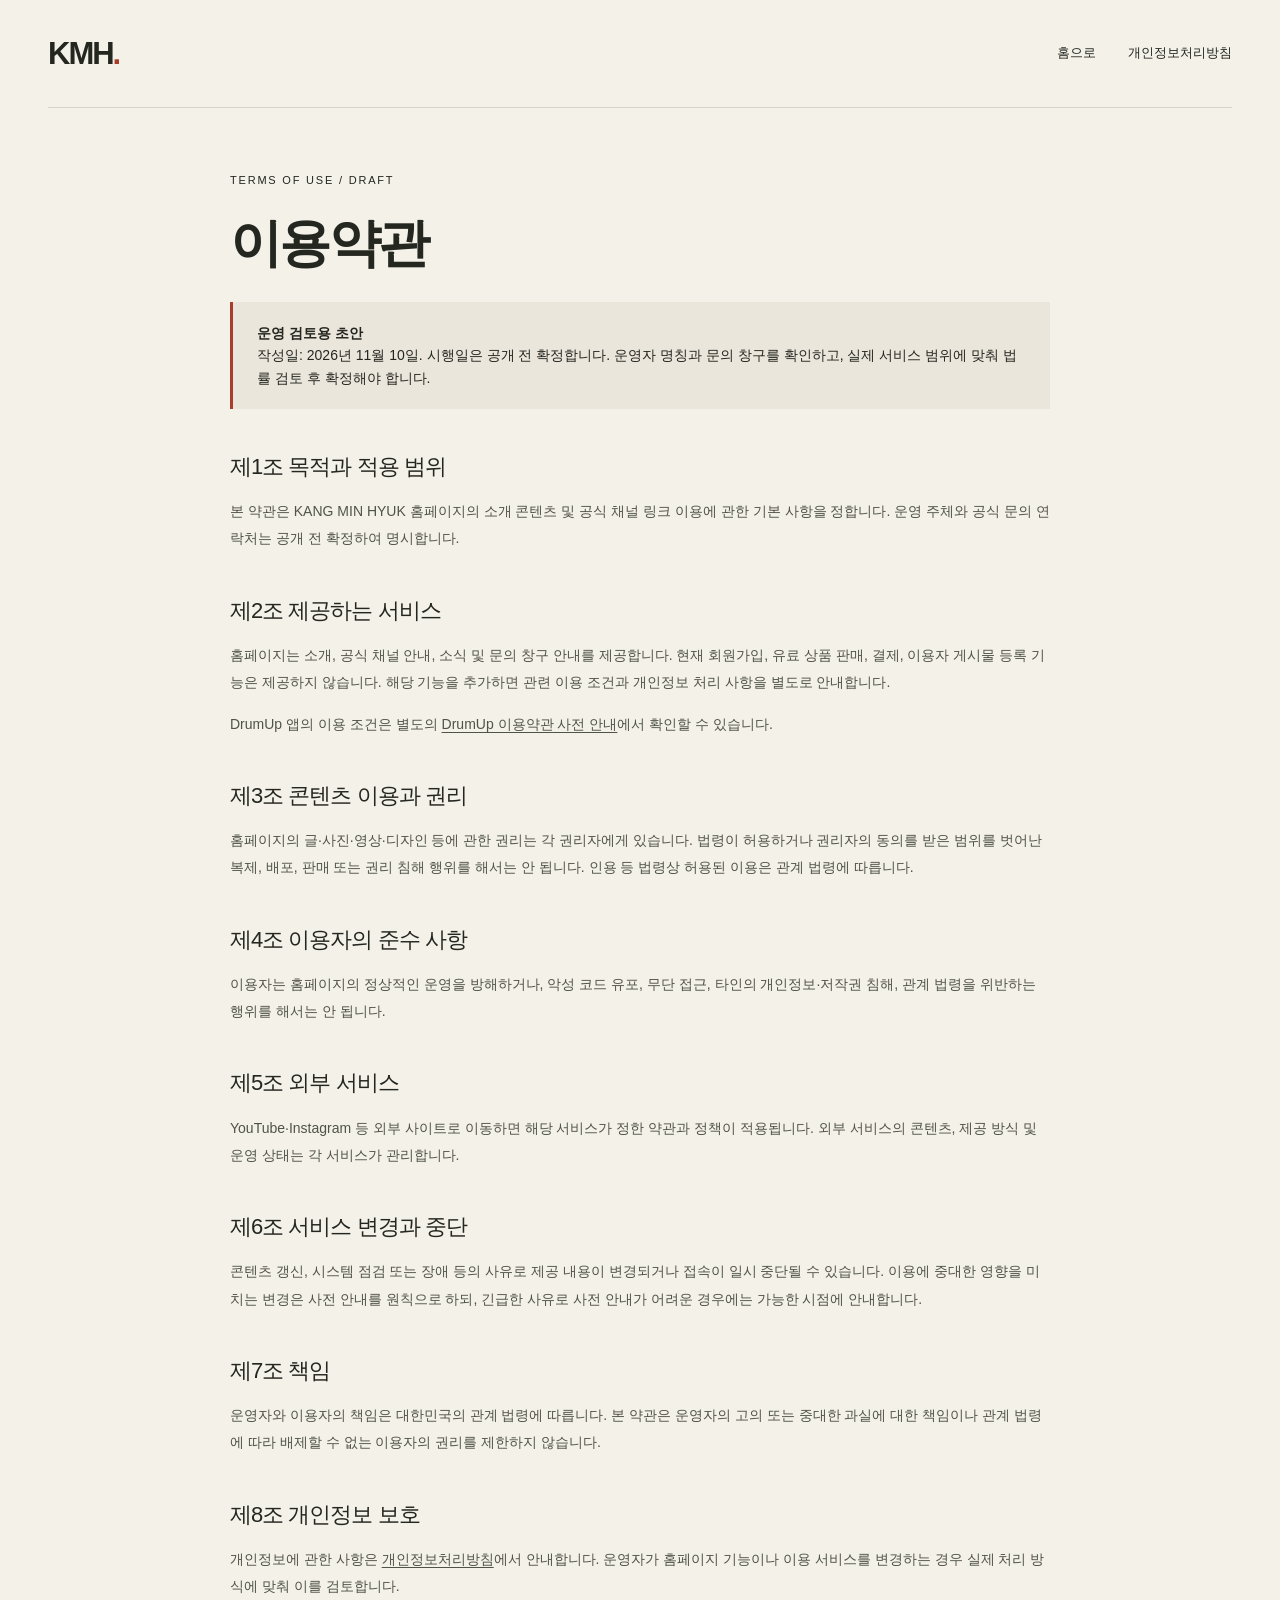
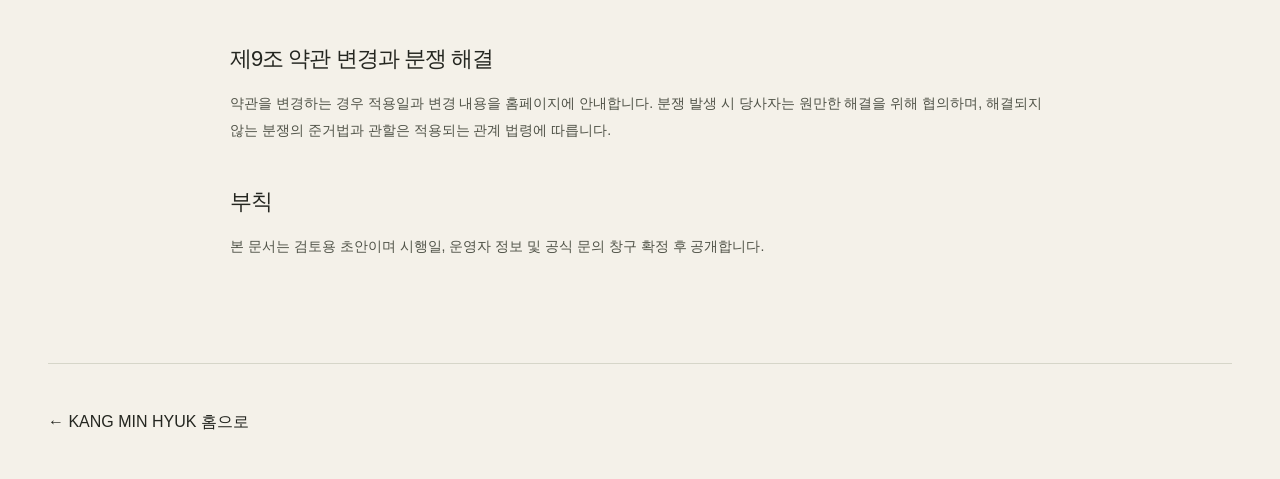
<file: terms.html>
<!doctype html>
<html lang="ko"><head><meta charset="utf-8"><meta name="viewport" content="width=device-width, initial-scale=1"><meta name="robots" content="noindex"><title>이용약관 초안 · KANG MIN HYUK</title><link rel="stylesheet" href="./style.css"><script type="module" src="./analytics/collect.js"></script></head><body>
<a class="skip" href="#main">본문 바로가기</a><header class="header wrap"><a class="brand" href="./index.html">KMH<span class="dot">.</span></a><nav aria-label="문서 메뉴"><a href="./index.html">홈으로</a><a href="./privacy.html">개인정보처리방침</a></nav></header>
<main id="main" class="legal wrap"><div class="eyebrow">TERMS OF USE / DRAFT</div><h1>이용약관</h1><div class="draft-notice"><strong>운영 검토용 초안</strong><br>작성일: 2026년 11월 10일. 시행일은 공개 전 확정합니다. 운영자 명칭과 문의 창구를 확인하고, 실제 서비스 범위에 맞춰 법률 검토 후 확정해야 합니다.</div>
<h2>제1조 목적과 적용 범위</h2><p>본 약관은 KANG MIN HYUK 홈페이지의 소개 콘텐츠 및 공식 채널 링크 이용에 관한 기본 사항을 정합니다. 운영 주체와 공식 문의 연락처는 공개 전 확정하여 명시합니다.</p>
<h2>제2조 제공하는 서비스</h2><p>홈페이지는 소개, 공식 채널 안내, 소식 및 문의 창구 안내를 제공합니다. 현재 회원가입, 유료 상품 판매, 결제, 이용자 게시물 등록 기능은 제공하지 않습니다. 해당 기능을 추가하면 관련 이용 조건과 개인정보 처리 사항을 별도로 안내합니다.</p><p>DrumUp 앱의 이용 조건은 별도의 <a href="./drumup/terms.html">DrumUp 이용약관 사전 안내</a>에서 확인할 수 있습니다.</p>
<h2>제3조 콘텐츠 이용과 권리</h2><p>홈페이지의 글·사진·영상·디자인 등에 관한 권리는 각 권리자에게 있습니다. 법령이 허용하거나 권리자의 동의를 받은 범위를 벗어난 복제, 배포, 판매 또는 권리 침해 행위를 해서는 안 됩니다. 인용 등 법령상 허용된 이용은 관계 법령에 따릅니다.</p>
<h2>제4조 이용자의 준수 사항</h2><p>이용자는 홈페이지의 정상적인 운영을 방해하거나, 악성 코드 유포, 무단 접근, 타인의 개인정보·저작권 침해, 관계 법령을 위반하는 행위를 해서는 안 됩니다.</p>
<h2>제5조 외부 서비스</h2><p>YouTube·Instagram 등 외부 사이트로 이동하면 해당 서비스가 정한 약관과 정책이 적용됩니다. 외부 서비스의 콘텐츠, 제공 방식 및 운영 상태는 각 서비스가 관리합니다.</p>
<h2>제6조 서비스 변경과 중단</h2><p>콘텐츠 갱신, 시스템 점검 또는 장애 등의 사유로 제공 내용이 변경되거나 접속이 일시 중단될 수 있습니다. 이용에 중대한 영향을 미치는 변경은 사전 안내를 원칙으로 하되, 긴급한 사유로 사전 안내가 어려운 경우에는 가능한 시점에 안내합니다.</p>
<h2>제7조 책임</h2><p>운영자와 이용자의 책임은 대한민국의 관계 법령에 따릅니다. 본 약관은 운영자의 고의 또는 중대한 과실에 대한 책임이나 관계 법령에 따라 배제할 수 없는 이용자의 권리를 제한하지 않습니다.</p>
<h2>제8조 개인정보 보호</h2><p>개인정보에 관한 사항은 <a href="./privacy.html">개인정보처리방침</a>에서 안내합니다. 운영자가 홈페이지 기능이나 이용 서비스를 변경하는 경우 실제 처리 방식에 맞춰 이를 검토합니다.</p>
<h2>제9조 약관 변경과 분쟁 해결</h2><p>약관을 변경하는 경우 적용일과 변경 내용을 홈페이지에 안내합니다. 분쟁 발생 시 당사자는 원만한 해결을 위해 협의하며, 해결되지 않는 분쟁의 준거법과 관할은 적용되는 관계 법령에 따릅니다.</p>
<h2>부칙</h2><p>본 문서는 검토용 초안이며 시행일, 운영자 정보 및 공식 문의 창구 확정 후 공개합니다.</p></main><footer class="footer wrap legal-footer"><a href="./index.html">← KANG MIN HYUK 홈으로</a></footer></body></html>
</file>
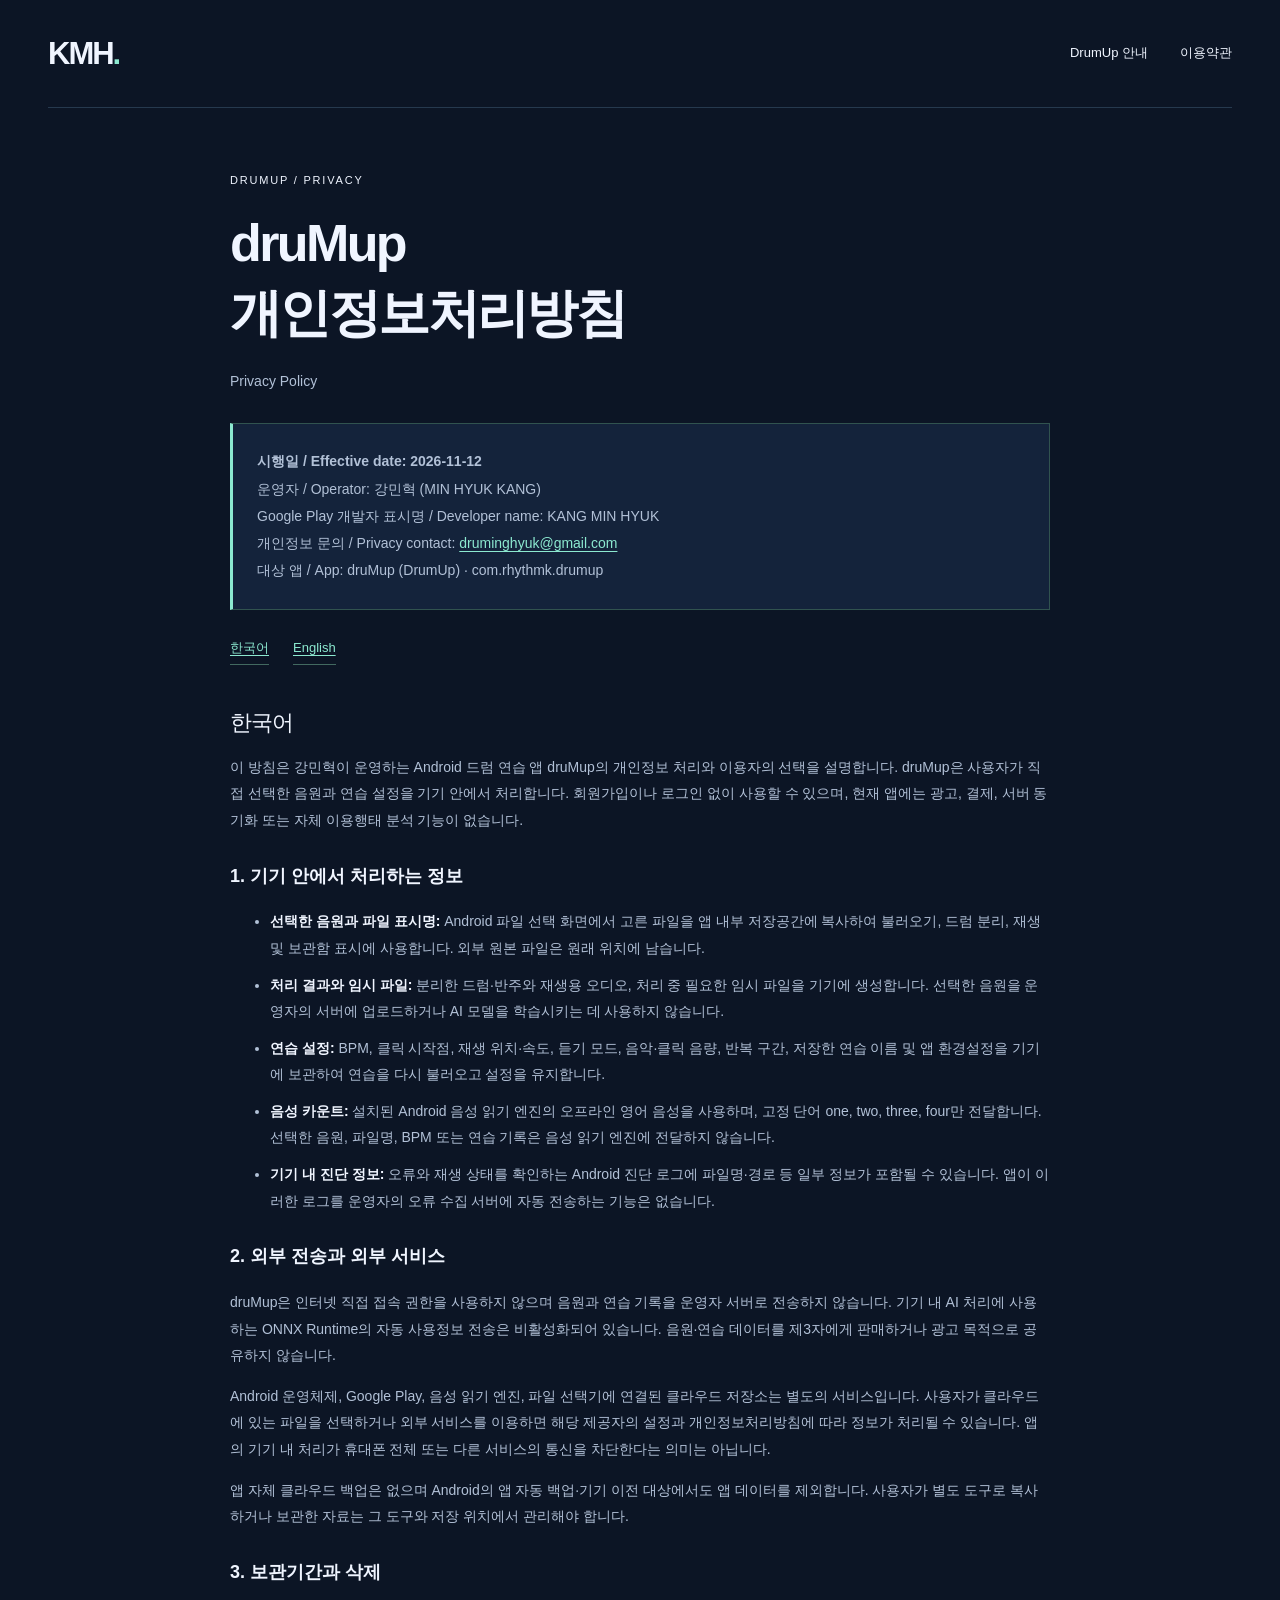
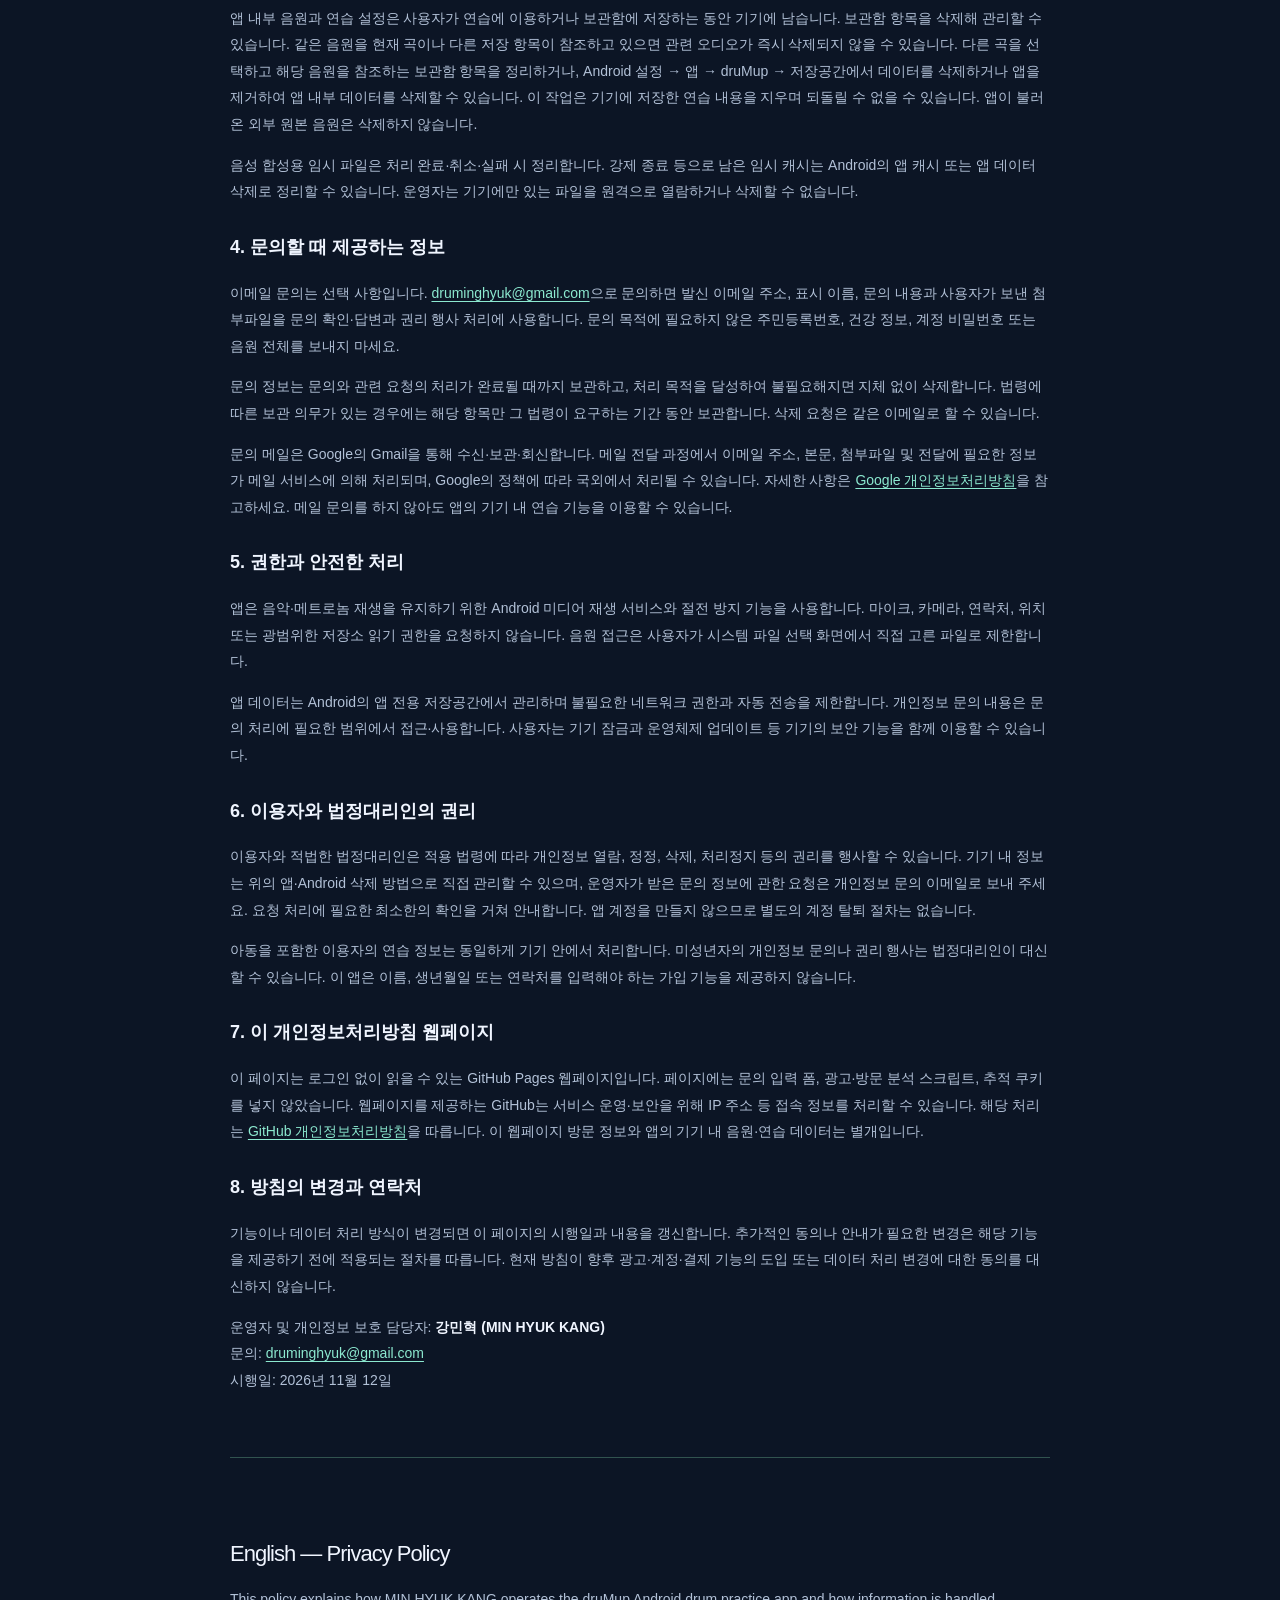
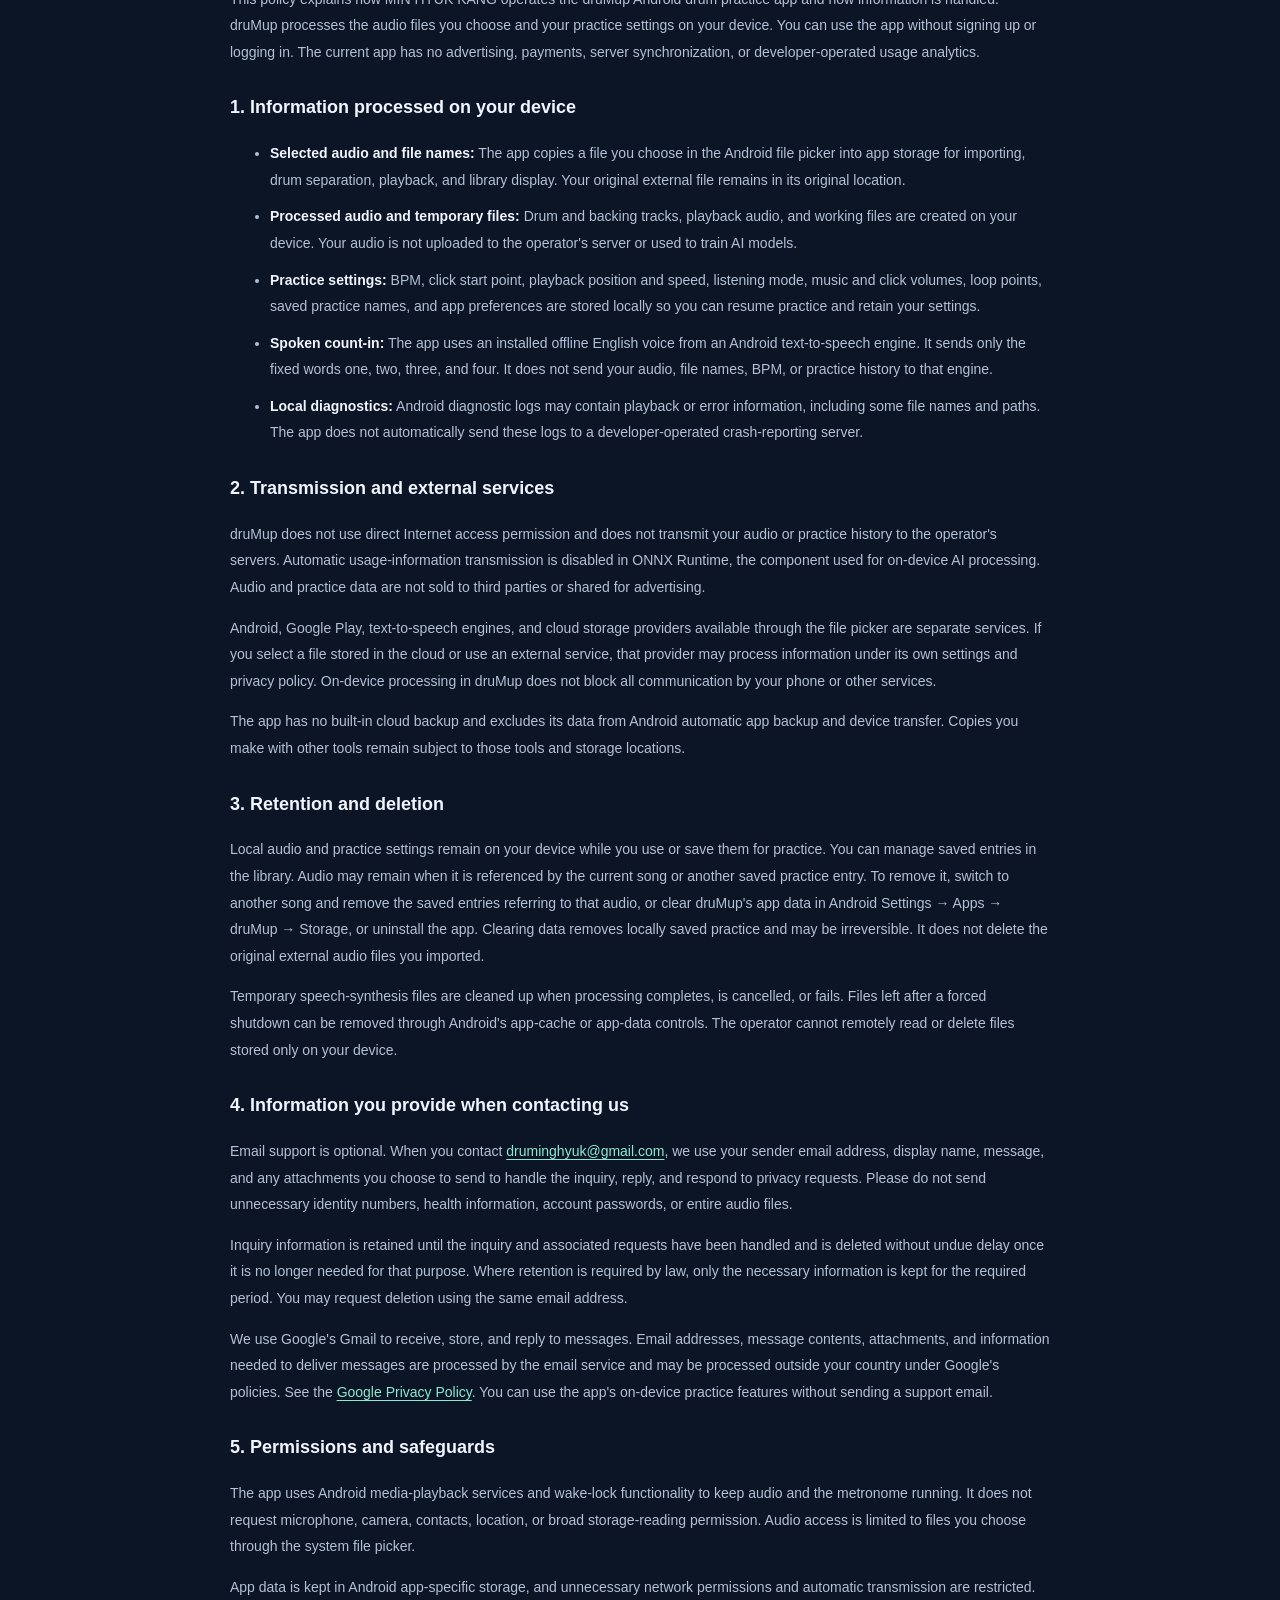
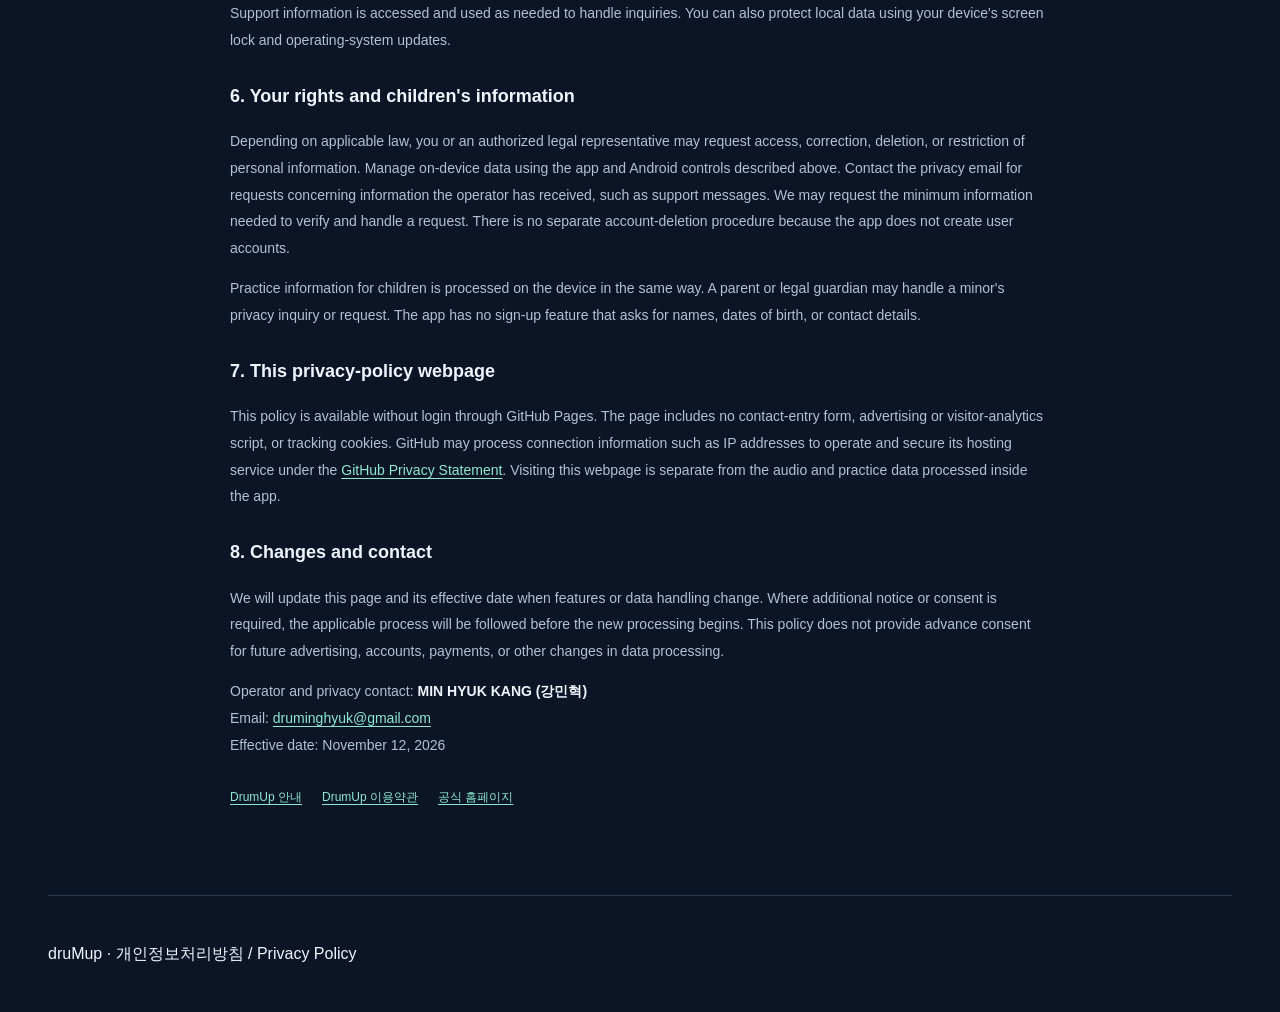
<file: drumup/privacy.html>
<!doctype html>
<html lang="ko">
<head>
  <meta charset="utf-8">
  <meta name="viewport" content="width=device-width, initial-scale=1">
  <meta name="theme-color" content="#0c1525">
  <title>druMup 개인정보처리방침 · Privacy Policy</title>
  <meta name="description" content="druMup의 기기 내 음원 처리, 연습 설정, 보관·삭제 방법 및 개인정보 문의 안내. Korean and English privacy policy.">
  <link rel="canonical" href="https://www.kangminhyuk.co.kr/drumup/privacy.html">
  <meta property="og:type" content="website">
  <meta property="og:title" content="druMup 개인정보처리방침 · Privacy Policy">
  <meta property="og:description" content="운영자 강민혁 · 개인정보 문의 druminghyuk@gmail.com · 시행일 2026-11-12">
  <meta property="og:url" content="https://www.kangminhyuk.co.kr/drumup/privacy.html">
  <meta property="og:image" content="https://www.kangminhyuk.co.kr/assets/drumup-app-icon.png">
  <link rel="stylesheet" href="../style.css">
  <link rel="stylesheet" href="./drumup.css">
  <style>
    .app-legal{overflow-wrap:anywhere}.policy-meta{padding:24px;border:1px solid #31534f;border-left:3px solid #8ce9d0;background:#14233b;line-height:1.9;margin:28px 0}.policy-meta p{margin:0}.policy-languages{display:flex;gap:24px;flex-wrap:wrap;margin:24px 0 36px}.policy-languages a{border-bottom:1px solid #426960;padding-bottom:5px}.policy-section{scroll-margin-top:30px}.policy-section+ .policy-section{border-top:1px solid #31534f;margin-top:64px;padding-top:38px}.app-legal h3{font-size:18px;margin-top:28px}.policy-section p,.policy-section li{line-height:1.9}.policy-section li+li{margin-top:10px}.policy-section strong{color:#f0f5ff}@media(max-width:700px){.policy-meta{padding:18px}.app-legal h1{font-size:clamp(32px,9vw,48px)}}
  </style>
  <script type="module" src="../analytics/collect.js"></script>
</head>
<body class="drumup-page">
  <a class="skip" href="#main">본문 바로가기 / Skip to content</a>
  <header class="header wrap">
    <a class="brand" href="../index.html" aria-label="강민혁 홈페이지">KMH<span class="dot">.</span></a>
    <nav aria-label="DrumUp 문서 메뉴"><a href="./">DrumUp 안내</a><a href="./terms.html">이용약관</a></nav>
  </header>
  <main id="main" class="legal app-legal wrap">
    <div class="eyebrow">DRUMUP / PRIVACY</div>
    <h1>druMup<br>개인정보처리방침</h1>
    <p lang="en">Privacy Policy</p>
    <div class="policy-meta">
      <p><strong>시행일 / Effective date: 2026-11-12</strong></p>
      <p>운영자 / Operator: 강민혁 (MIN HYUK KANG)</p>
      <p>Google Play 개발자 표시명 / Developer name: KANG MIN HYUK</p>
      <p>개인정보 문의 / Privacy contact: <a href="mailto:druminghyuk@gmail.com">druminghyuk@gmail.com</a></p>
      <p>대상 앱 / App: druMup (DrumUp) · com.rhythmk.drumup</p>
    </div>
    <nav class="policy-languages" aria-label="정책 언어 / Policy languages"><a href="#ko" lang="ko">한국어</a><a href="#en" lang="en">English</a></nav>

    <section id="ko" class="policy-section" lang="ko" aria-labelledby="ko-title">
      <h2 id="ko-title">한국어</h2>
      <p>이 방침은 강민혁이 운영하는 Android 드럼 연습 앱 druMup의 개인정보 처리와 이용자의 선택을 설명합니다. druMup은 사용자가 직접 선택한 음원과 연습 설정을 기기 안에서 처리합니다. 회원가입이나 로그인 없이 사용할 수 있으며, 현재 앱에는 광고, 결제, 서버 동기화 또는 자체 이용행태 분석 기능이 없습니다.</p>

      <h3>1. 기기 안에서 처리하는 정보</h3>
      <ul>
        <li><strong>선택한 음원과 파일 표시명:</strong> Android 파일 선택 화면에서 고른 파일을 앱 내부 저장공간에 복사하여 불러오기, 드럼 분리, 재생 및 보관함 표시에 사용합니다. 외부 원본 파일은 원래 위치에 남습니다.</li>
        <li><strong>처리 결과와 임시 파일:</strong> 분리한 드럼·반주와 재생용 오디오, 처리 중 필요한 임시 파일을 기기에 생성합니다. 선택한 음원을 운영자의 서버에 업로드하거나 AI 모델을 학습시키는 데 사용하지 않습니다.</li>
        <li><strong>연습 설정:</strong> BPM, 클릭 시작점, 재생 위치·속도, 듣기 모드, 음악·클릭 음량, 반복 구간, 저장한 연습 이름 및 앱 환경설정을 기기에 보관하여 연습을 다시 불러오고 설정을 유지합니다.</li>
        <li><strong>음성 카운트:</strong> 설치된 Android 음성 읽기 엔진의 오프라인 영어 음성을 사용하며, 고정 단어 one, two, three, four만 전달합니다. 선택한 음원, 파일명, BPM 또는 연습 기록은 음성 읽기 엔진에 전달하지 않습니다.</li>
        <li><strong>기기 내 진단 정보:</strong> 오류와 재생 상태를 확인하는 Android 진단 로그에 파일명·경로 등 일부 정보가 포함될 수 있습니다. 앱이 이러한 로그를 운영자의 오류 수집 서버에 자동 전송하는 기능은 없습니다.</li>
      </ul>

      <h3>2. 외부 전송과 외부 서비스</h3>
      <p>druMup은 인터넷 직접 접속 권한을 사용하지 않으며 음원과 연습 기록을 운영자 서버로 전송하지 않습니다. 기기 내 AI 처리에 사용하는 ONNX Runtime의 자동 사용정보 전송은 비활성화되어 있습니다. 음원·연습 데이터를 제3자에게 판매하거나 광고 목적으로 공유하지 않습니다.</p>
      <p>Android 운영체제, Google Play, 음성 읽기 엔진, 파일 선택기에 연결된 클라우드 저장소는 별도의 서비스입니다. 사용자가 클라우드에 있는 파일을 선택하거나 외부 서비스를 이용하면 해당 제공자의 설정과 개인정보처리방침에 따라 정보가 처리될 수 있습니다. 앱의 기기 내 처리가 휴대폰 전체 또는 다른 서비스의 통신을 차단한다는 의미는 아닙니다.</p>
      <p>앱 자체 클라우드 백업은 없으며 Android의 앱 자동 백업·기기 이전 대상에서도 앱 데이터를 제외합니다. 사용자가 별도 도구로 복사하거나 보관한 자료는 그 도구와 저장 위치에서 관리해야 합니다.</p>

      <h3>3. 보관기간과 삭제</h3>
      <p>앱 내부 음원과 연습 설정은 사용자가 연습에 이용하거나 보관함에 저장하는 동안 기기에 남습니다. 보관함 항목을 삭제해 관리할 수 있습니다. 같은 음원을 현재 곡이나 다른 저장 항목이 참조하고 있으면 관련 오디오가 즉시 삭제되지 않을 수 있습니다. 다른 곡을 선택하고 해당 음원을 참조하는 보관함 항목을 정리하거나, Android 설정 → 앱 → druMup → 저장공간에서 데이터를 삭제하거나 앱을 제거하여 앱 내부 데이터를 삭제할 수 있습니다. 이 작업은 기기에 저장한 연습 내용을 지우며 되돌릴 수 없을 수 있습니다. 앱이 불러온 외부 원본 음원은 삭제하지 않습니다.</p>
      <p>음성 합성용 임시 파일은 처리 완료·취소·실패 시 정리합니다. 강제 종료 등으로 남은 임시 캐시는 Android의 앱 캐시 또는 앱 데이터 삭제로 정리할 수 있습니다. 운영자는 기기에만 있는 파일을 원격으로 열람하거나 삭제할 수 없습니다.</p>

      <h3>4. 문의할 때 제공하는 정보</h3>
      <p>이메일 문의는 선택 사항입니다. <a href="mailto:druminghyuk@gmail.com">druminghyuk@gmail.com</a>으로 문의하면 발신 이메일 주소, 표시 이름, 문의 내용과 사용자가 보낸 첨부파일을 문의 확인·답변과 권리 행사 처리에 사용합니다. 문의 목적에 필요하지 않은 주민등록번호, 건강 정보, 계정 비밀번호 또는 음원 전체를 보내지 마세요.</p>
      <p>문의 정보는 문의와 관련 요청의 처리가 완료될 때까지 보관하고, 처리 목적을 달성하여 불필요해지면 지체 없이 삭제합니다. 법령에 따른 보관 의무가 있는 경우에는 해당 항목만 그 법령이 요구하는 기간 동안 보관합니다. 삭제 요청은 같은 이메일로 할 수 있습니다.</p>
      <p>문의 메일은 Google의 Gmail을 통해 수신·보관·회신합니다. 메일 전달 과정에서 이메일 주소, 본문, 첨부파일 및 전달에 필요한 정보가 메일 서비스에 의해 처리되며, Google의 정책에 따라 국외에서 처리될 수 있습니다. 자세한 사항은 <a href="https://policies.google.com/privacy?hl=ko" target="_blank" rel="noopener noreferrer">Google 개인정보처리방침</a>을 참고하세요. 메일 문의를 하지 않아도 앱의 기기 내 연습 기능을 이용할 수 있습니다.</p>

      <h3>5. 권한과 안전한 처리</h3>
      <p>앱은 음악·메트로놈 재생을 유지하기 위한 Android 미디어 재생 서비스와 절전 방지 기능을 사용합니다. 마이크, 카메라, 연락처, 위치 또는 광범위한 저장소 읽기 권한을 요청하지 않습니다. 음원 접근은 사용자가 시스템 파일 선택 화면에서 직접 고른 파일로 제한합니다.</p>
      <p>앱 데이터는 Android의 앱 전용 저장공간에서 관리하며 불필요한 네트워크 권한과 자동 전송을 제한합니다. 개인정보 문의 내용은 문의 처리에 필요한 범위에서 접근·사용합니다. 사용자는 기기 잠금과 운영체제 업데이트 등 기기의 보안 기능을 함께 이용할 수 있습니다.</p>

      <h3>6. 이용자와 법정대리인의 권리</h3>
      <p>이용자와 적법한 법정대리인은 적용 법령에 따라 개인정보 열람, 정정, 삭제, 처리정지 등의 권리를 행사할 수 있습니다. 기기 내 정보는 위의 앱·Android 삭제 방법으로 직접 관리할 수 있으며, 운영자가 받은 문의 정보에 관한 요청은 개인정보 문의 이메일로 보내 주세요. 요청 처리에 필요한 최소한의 확인을 거쳐 안내합니다. 앱 계정을 만들지 않으므로 별도의 계정 탈퇴 절차는 없습니다.</p>
      <p>아동을 포함한 이용자의 연습 정보는 동일하게 기기 안에서 처리합니다. 미성년자의 개인정보 문의나 권리 행사는 법정대리인이 대신할 수 있습니다. 이 앱은 이름, 생년월일 또는 연락처를 입력해야 하는 가입 기능을 제공하지 않습니다.</p>

      <h3>7. 이 개인정보처리방침 웹페이지</h3>
      <p>이 페이지는 로그인 없이 읽을 수 있는 GitHub Pages 웹페이지입니다. 페이지에는 문의 입력 폼, 광고·방문 분석 스크립트, 추적 쿠키를 넣지 않았습니다. 웹페이지를 제공하는 GitHub는 서비스 운영·보안을 위해 IP 주소 등 접속 정보를 처리할 수 있습니다. 해당 처리는 <a href="https://docs.github.com/en/site-policy/privacy-policies/github-general-privacy-statement" target="_blank" rel="noopener noreferrer">GitHub 개인정보처리방침</a>을 따릅니다. 이 웹페이지 방문 정보와 앱의 기기 내 음원·연습 데이터는 별개입니다.</p>

      <h3>8. 방침의 변경과 연락처</h3>
      <p>기능이나 데이터 처리 방식이 변경되면 이 페이지의 시행일과 내용을 갱신합니다. 추가적인 동의나 안내가 필요한 변경은 해당 기능을 제공하기 전에 적용되는 절차를 따릅니다. 현재 방침이 향후 광고·계정·결제 기능의 도입 또는 데이터 처리 변경에 대한 동의를 대신하지 않습니다.</p>
      <p>운영자 및 개인정보 보호 담당자: <strong>강민혁 (MIN HYUK KANG)</strong><br>문의: <a href="mailto:druminghyuk@gmail.com">druminghyuk@gmail.com</a><br>시행일: <time datetime="2026-11-12">2026년 11월 12일</time></p>
    </section>

    <section id="en" class="policy-section" lang="en" aria-labelledby="en-title">
      <h2 id="en-title">English — Privacy Policy</h2>
      <p>This policy explains how MIN HYUK KANG operates the druMup Android drum practice app and how information is handled. druMup processes the audio files you choose and your practice settings on your device. You can use the app without signing up or logging in. The current app has no advertising, payments, server synchronization, or developer-operated usage analytics.</p>

      <h3>1. Information processed on your device</h3>
      <ul>
        <li><strong>Selected audio and file names:</strong> The app copies a file you choose in the Android file picker into app storage for importing, drum separation, playback, and library display. Your original external file remains in its original location.</li>
        <li><strong>Processed audio and temporary files:</strong> Drum and backing tracks, playback audio, and working files are created on your device. Your audio is not uploaded to the operator's server or used to train AI models.</li>
        <li><strong>Practice settings:</strong> BPM, click start point, playback position and speed, listening mode, music and click volumes, loop points, saved practice names, and app preferences are stored locally so you can resume practice and retain your settings.</li>
        <li><strong>Spoken count-in:</strong> The app uses an installed offline English voice from an Android text-to-speech engine. It sends only the fixed words one, two, three, and four. It does not send your audio, file names, BPM, or practice history to that engine.</li>
        <li><strong>Local diagnostics:</strong> Android diagnostic logs may contain playback or error information, including some file names and paths. The app does not automatically send these logs to a developer-operated crash-reporting server.</li>
      </ul>

      <h3>2. Transmission and external services</h3>
      <p>druMup does not use direct Internet access permission and does not transmit your audio or practice history to the operator's servers. Automatic usage-information transmission is disabled in ONNX Runtime, the component used for on-device AI processing. Audio and practice data are not sold to third parties or shared for advertising.</p>
      <p>Android, Google Play, text-to-speech engines, and cloud storage providers available through the file picker are separate services. If you select a file stored in the cloud or use an external service, that provider may process information under its own settings and privacy policy. On-device processing in druMup does not block all communication by your phone or other services.</p>
      <p>The app has no built-in cloud backup and excludes its data from Android automatic app backup and device transfer. Copies you make with other tools remain subject to those tools and storage locations.</p>

      <h3>3. Retention and deletion</h3>
      <p>Local audio and practice settings remain on your device while you use or save them for practice. You can manage saved entries in the library. Audio may remain when it is referenced by the current song or another saved practice entry. To remove it, switch to another song and remove the saved entries referring to that audio, or clear druMup's app data in Android Settings → Apps → druMup → Storage, or uninstall the app. Clearing data removes locally saved practice and may be irreversible. It does not delete the original external audio files you imported.</p>
      <p>Temporary speech-synthesis files are cleaned up when processing completes, is cancelled, or fails. Files left after a forced shutdown can be removed through Android's app-cache or app-data controls. The operator cannot remotely read or delete files stored only on your device.</p>

      <h3>4. Information you provide when contacting us</h3>
      <p>Email support is optional. When you contact <a href="mailto:druminghyuk@gmail.com">druminghyuk@gmail.com</a>, we use your sender email address, display name, message, and any attachments you choose to send to handle the inquiry, reply, and respond to privacy requests. Please do not send unnecessary identity numbers, health information, account passwords, or entire audio files.</p>
      <p>Inquiry information is retained until the inquiry and associated requests have been handled and is deleted without undue delay once it is no longer needed for that purpose. Where retention is required by law, only the necessary information is kept for the required period. You may request deletion using the same email address.</p>
      <p>We use Google's Gmail to receive, store, and reply to messages. Email addresses, message contents, attachments, and information needed to deliver messages are processed by the email service and may be processed outside your country under Google's policies. See the <a href="https://policies.google.com/privacy?hl=en" target="_blank" rel="noopener noreferrer">Google Privacy Policy</a>. You can use the app's on-device practice features without sending a support email.</p>

      <h3>5. Permissions and safeguards</h3>
      <p>The app uses Android media-playback services and wake-lock functionality to keep audio and the metronome running. It does not request microphone, camera, contacts, location, or broad storage-reading permission. Audio access is limited to files you choose through the system file picker.</p>
      <p>App data is kept in Android app-specific storage, and unnecessary network permissions and automatic transmission are restricted. Support information is accessed and used as needed to handle inquiries. You can also protect local data using your device's screen lock and operating-system updates.</p>

      <h3>6. Your rights and children's information</h3>
      <p>Depending on applicable law, you or an authorized legal representative may request access, correction, deletion, or restriction of personal information. Manage on-device data using the app and Android controls described above. Contact the privacy email for requests concerning information the operator has received, such as support messages. We may request the minimum information needed to verify and handle a request. There is no separate account-deletion procedure because the app does not create user accounts.</p>
      <p>Practice information for children is processed on the device in the same way. A parent or legal guardian may handle a minor's privacy inquiry or request. The app has no sign-up feature that asks for names, dates of birth, or contact details.</p>

      <h3>7. This privacy-policy webpage</h3>
      <p>This policy is available without login through GitHub Pages. The page includes no contact-entry form, advertising or visitor-analytics script, or tracking cookies. GitHub may process connection information such as IP addresses to operate and secure its hosting service under the <a href="https://docs.github.com/en/site-policy/privacy-policies/github-general-privacy-statement" target="_blank" rel="noopener noreferrer">GitHub Privacy Statement</a>. Visiting this webpage is separate from the audio and practice data processed inside the app.</p>

      <h3>8. Changes and contact</h3>
      <p>We will update this page and its effective date when features or data handling change. Where additional notice or consent is required, the applicable process will be followed before the new processing begins. This policy does not provide advance consent for future advertising, accounts, payments, or other changes in data processing.</p>
      <p>Operator and privacy contact: <strong>MIN HYUK KANG (강민혁)</strong><br>Email: <a href="mailto:druminghyuk@gmail.com">druminghyuk@gmail.com</a><br>Effective date: <time datetime="2026-11-12">November 12, 2026</time></p>
    </section>
    <nav class="legal-policy-links" aria-label="관련 안내"><a href="./">DrumUp 안내</a><a href="./terms.html">DrumUp 이용약관</a><a href="../index.html">공식 홈페이지</a></nav>
  </main>
  <footer class="footer wrap app-footer"><span>druMup · 개인정보처리방침 / Privacy Policy</span></footer>
</body>
</html>
</file>
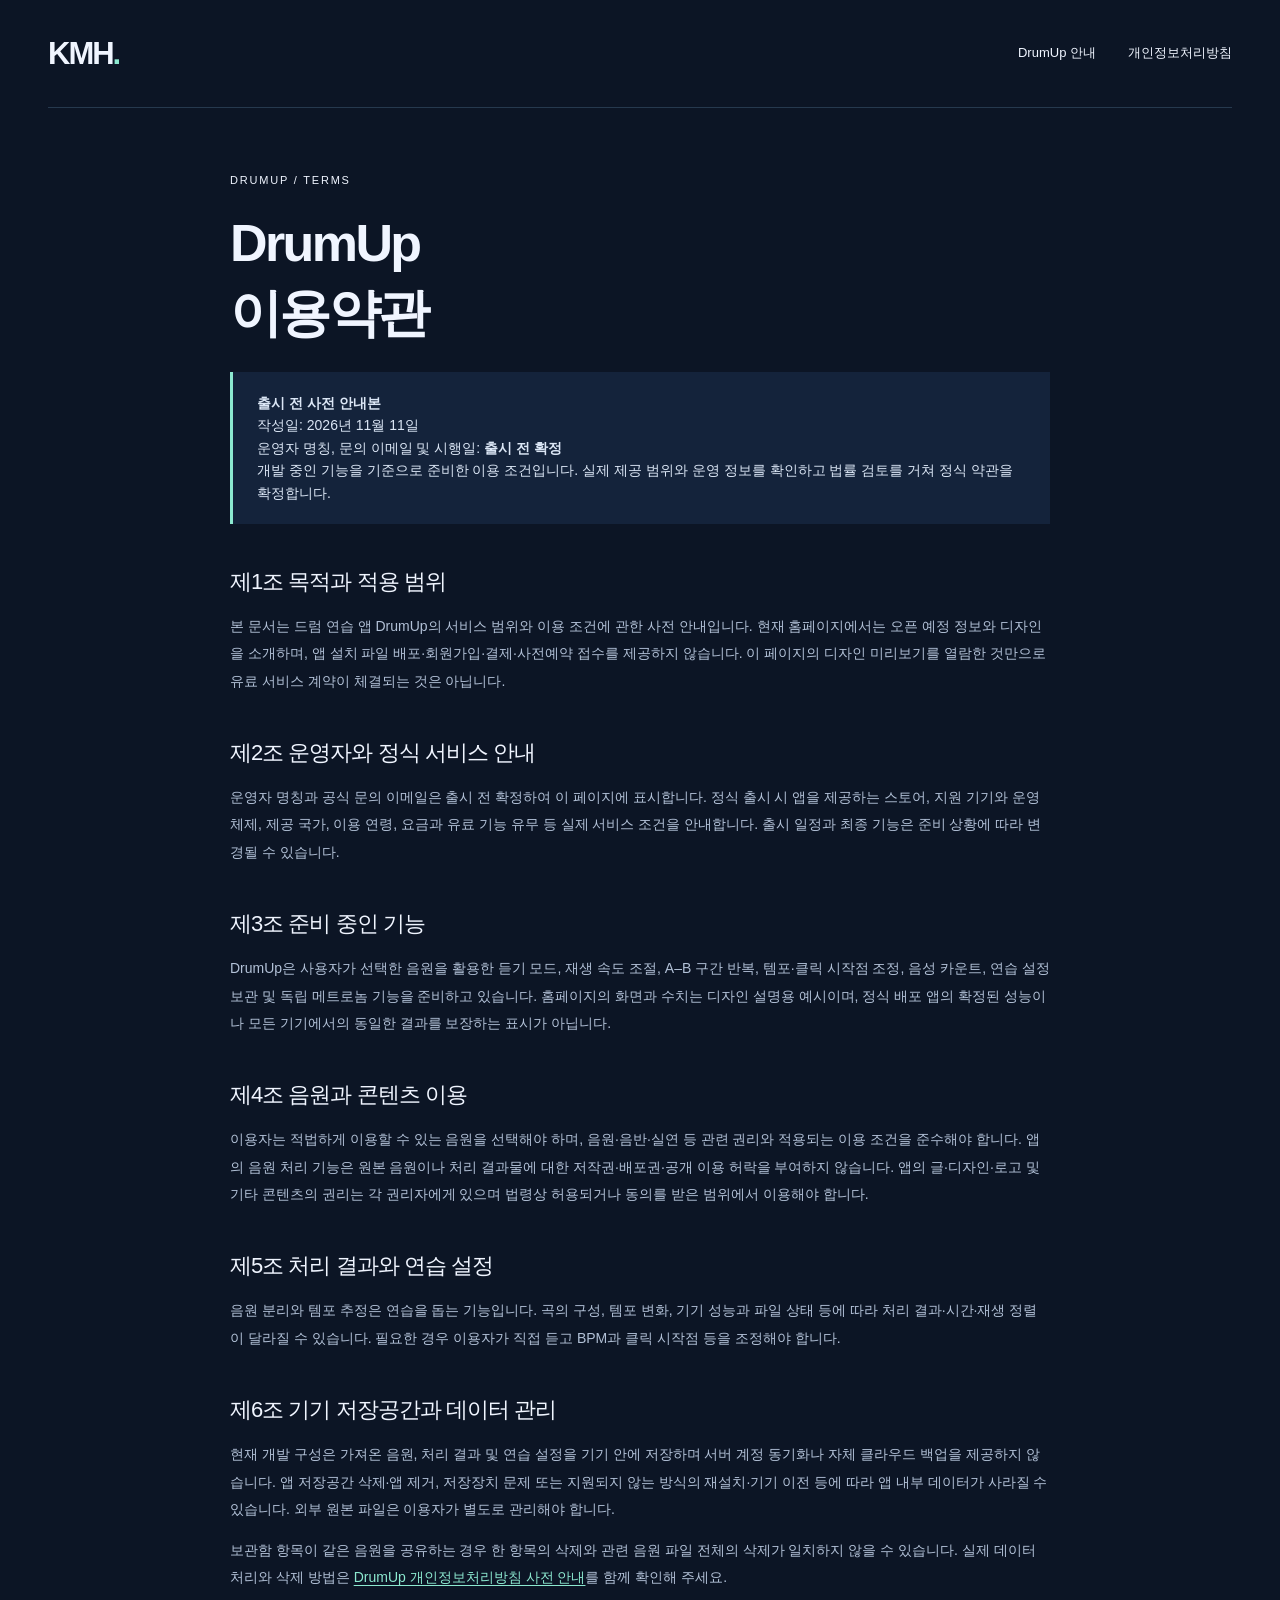
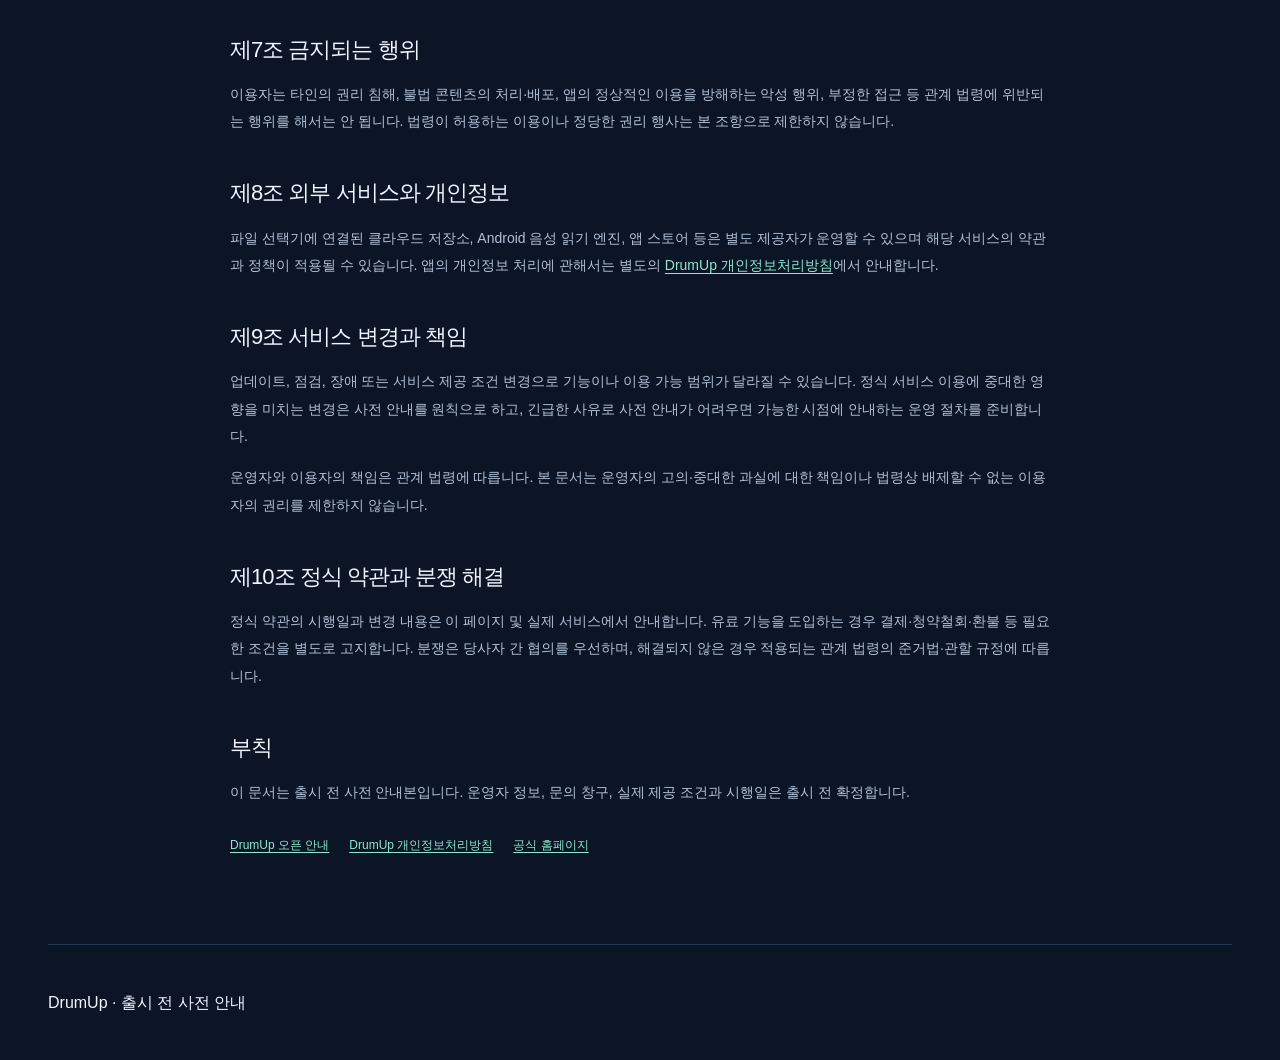
<file: drumup/terms.html>
<!doctype html>
<html lang="ko"><head><meta charset="utf-8"><meta name="viewport" content="width=device-width, initial-scale=1"><meta name="robots" content="noindex"><meta name="theme-color" content="#0c1525"><title>DrumUp 이용약관 · 출시 전 사전 안내</title><meta name="description" content="DrumUp의 서비스 범위, 음원 이용, 저장 데이터와 이용 조건에 관한 출시 전 사전 안내본입니다."><link rel="canonical" href="https://www.kangminhyuk.co.kr/drumup/terms.html"><meta property="og:type" content="website"><meta property="og:title" content="DrumUp 이용약관 · 출시 전 사전 안내"><meta property="og:description" content="운영자 정보와 시행일은 출시 전 확정합니다."><meta property="og:url" content="https://www.kangminhyuk.co.kr/drumup/terms.html"><meta property="og:image" content="https://www.kangminhyuk.co.kr/assets/drumup-app-icon.png"><link rel="stylesheet" href="../style.css"><link rel="stylesheet" href="./drumup.css"><script type="module" src="../analytics/collect.js"></script></head>
<body class="drumup-page"><a class="skip" href="#main">본문 바로가기</a><header class="header wrap"><a class="brand" href="../index.html" aria-label="강민혁 홈페이지">KMH<span class="dot">.</span></a><nav aria-label="DrumUp 문서 메뉴"><a href="./">DrumUp 안내</a><a href="./privacy.html">개인정보처리방침</a></nav></header>
<main id="main" class="legal app-legal wrap"><div class="eyebrow">DRUMUP / TERMS</div><h1>DrumUp<br>이용약관</h1><div class="draft-notice"><strong>출시 전 사전 안내본</strong><br>작성일: 2026년 11월 11일<br>운영자 명칭, 문의 이메일 및 시행일: <strong>출시 전 확정</strong><br>개발 중인 기능을 기준으로 준비한 이용 조건입니다. 실제 제공 범위와 운영 정보를 확인하고 법률 검토를 거쳐 정식 약관을 확정합니다.</div>
<h2>제1조 목적과 적용 범위</h2><p>본 문서는 드럼 연습 앱 DrumUp의 서비스 범위와 이용 조건에 관한 사전 안내입니다. 현재 홈페이지에서는 오픈 예정 정보와 디자인을 소개하며, 앱 설치 파일 배포·회원가입·결제·사전예약 접수를 제공하지 않습니다. 이 페이지의 디자인 미리보기를 열람한 것만으로 유료 서비스 계약이 체결되는 것은 아닙니다.</p>
<h2>제2조 운영자와 정식 서비스 안내</h2><p>운영자 명칭과 공식 문의 이메일은 출시 전 확정하여 이 페이지에 표시합니다. 정식 출시 시 앱을 제공하는 스토어, 지원 기기와 운영체제, 제공 국가, 이용 연령, 요금과 유료 기능 유무 등 실제 서비스 조건을 안내합니다. 출시 일정과 최종 기능은 준비 상황에 따라 변경될 수 있습니다.</p>
<h2>제3조 준비 중인 기능</h2><p>DrumUp은 사용자가 선택한 음원을 활용한 듣기 모드, 재생 속도 조절, A–B 구간 반복, 템포·클릭 시작점 조정, 음성 카운트, 연습 설정 보관 및 독립 메트로놈 기능을 준비하고 있습니다. 홈페이지의 화면과 수치는 디자인 설명용 예시이며, 정식 배포 앱의 확정된 성능이나 모든 기기에서의 동일한 결과를 보장하는 표시가 아닙니다.</p>
<h2>제4조 음원과 콘텐츠 이용</h2><p>이용자는 적법하게 이용할 수 있는 음원을 선택해야 하며, 음원·음반·실연 등 관련 권리와 적용되는 이용 조건을 준수해야 합니다. 앱의 음원 처리 기능은 원본 음원이나 처리 결과물에 대한 저작권·배포권·공개 이용 허락을 부여하지 않습니다. 앱의 글·디자인·로고 및 기타 콘텐츠의 권리는 각 권리자에게 있으며 법령상 허용되거나 동의를 받은 범위에서 이용해야 합니다.</p>
<h2>제5조 처리 결과와 연습 설정</h2><p>음원 분리와 템포 추정은 연습을 돕는 기능입니다. 곡의 구성, 템포 변화, 기기 성능과 파일 상태 등에 따라 처리 결과·시간·재생 정렬이 달라질 수 있습니다. 필요한 경우 이용자가 직접 듣고 BPM과 클릭 시작점 등을 조정해야 합니다.</p>
<h2>제6조 기기 저장공간과 데이터 관리</h2><p>현재 개발 구성은 가져온 음원, 처리 결과 및 연습 설정을 기기 안에 저장하며 서버 계정 동기화나 자체 클라우드 백업을 제공하지 않습니다. 앱 저장공간 삭제·앱 제거, 저장장치 문제 또는 지원되지 않는 방식의 재설치·기기 이전 등에 따라 앱 내부 데이터가 사라질 수 있습니다. 외부 원본 파일은 이용자가 별도로 관리해야 합니다.</p><p>보관함 항목이 같은 음원을 공유하는 경우 한 항목의 삭제와 관련 음원 파일 전체의 삭제가 일치하지 않을 수 있습니다. 실제 데이터 처리와 삭제 방법은 <a href="./privacy.html">DrumUp 개인정보처리방침 사전 안내</a>를 함께 확인해 주세요.</p>
<h2>제7조 금지되는 행위</h2><p>이용자는 타인의 권리 침해, 불법 콘텐츠의 처리·배포, 앱의 정상적인 이용을 방해하는 악성 행위, 부정한 접근 등 관계 법령에 위반되는 행위를 해서는 안 됩니다. 법령이 허용하는 이용이나 정당한 권리 행사는 본 조항으로 제한하지 않습니다.</p>
<h2>제8조 외부 서비스와 개인정보</h2><p>파일 선택기에 연결된 클라우드 저장소, Android 음성 읽기 엔진, 앱 스토어 등은 별도 제공자가 운영할 수 있으며 해당 서비스의 약관과 정책이 적용될 수 있습니다. 앱의 개인정보 처리에 관해서는 별도의 <a href="./privacy.html">DrumUp 개인정보처리방침</a>에서 안내합니다.</p>
<h2>제9조 서비스 변경과 책임</h2><p>업데이트, 점검, 장애 또는 서비스 제공 조건 변경으로 기능이나 이용 가능 범위가 달라질 수 있습니다. 정식 서비스 이용에 중대한 영향을 미치는 변경은 사전 안내를 원칙으로 하고, 긴급한 사유로 사전 안내가 어려우면 가능한 시점에 안내하는 운영 절차를 준비합니다.</p><p>운영자와 이용자의 책임은 관계 법령에 따릅니다. 본 문서는 운영자의 고의·중대한 과실에 대한 책임이나 법령상 배제할 수 없는 이용자의 권리를 제한하지 않습니다.</p>
<h2>제10조 정식 약관과 분쟁 해결</h2><p>정식 약관의 시행일과 변경 내용은 이 페이지 및 실제 서비스에서 안내합니다. 유료 기능을 도입하는 경우 결제·청약철회·환불 등 필요한 조건을 별도로 고지합니다. 분쟁은 당사자 간 협의를 우선하며, 해결되지 않은 경우 적용되는 관계 법령의 준거법·관할 규정에 따릅니다.</p>
<h2>부칙</h2><p>이 문서는 출시 전 사전 안내본입니다. 운영자 정보, 문의 창구, 실제 제공 조건과 시행일은 출시 전 확정합니다.</p><nav class="legal-policy-links" aria-label="관련 안내"><a href="./">DrumUp 오픈 안내</a><a href="./privacy.html">DrumUp 개인정보처리방침</a><a href="../index.html">공식 홈페이지</a></nav></main><footer class="footer wrap app-footer"><span>DrumUp · 출시 전 사전 안내</span></footer></body></html>
</file>
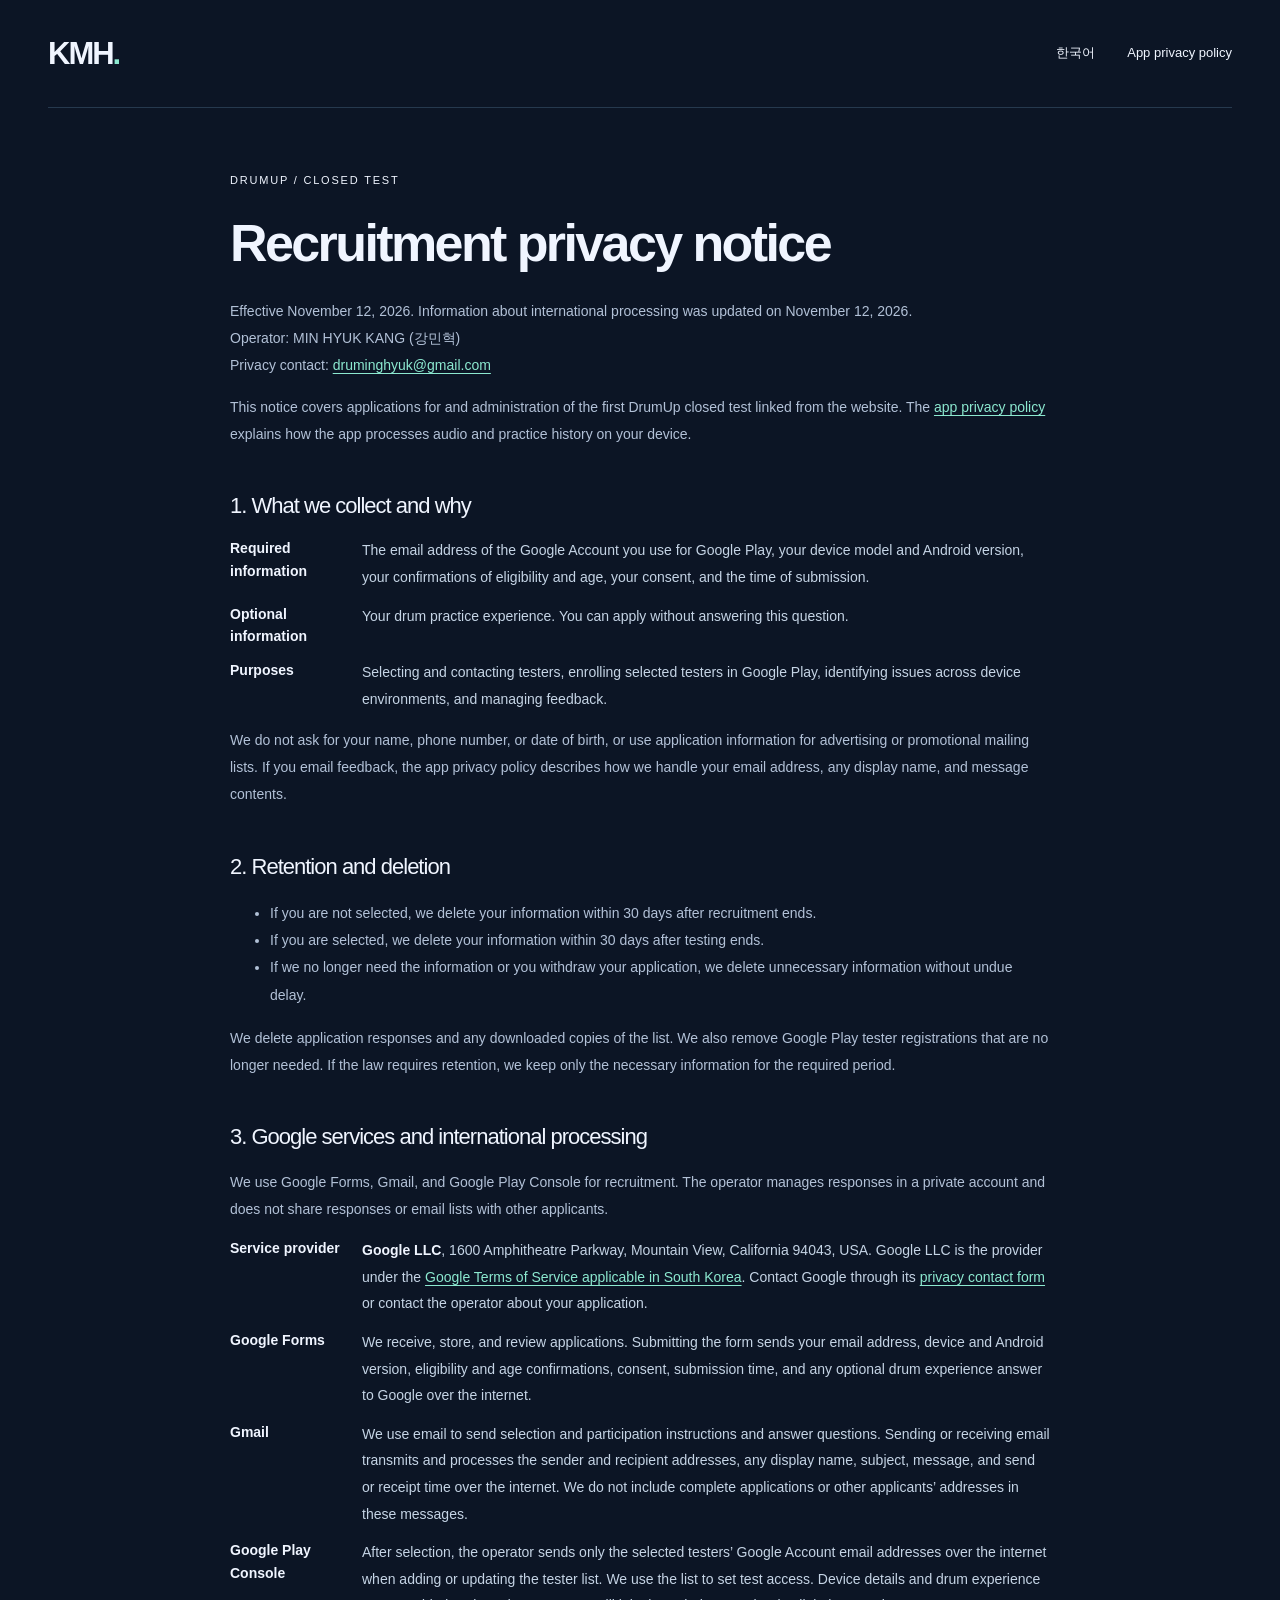
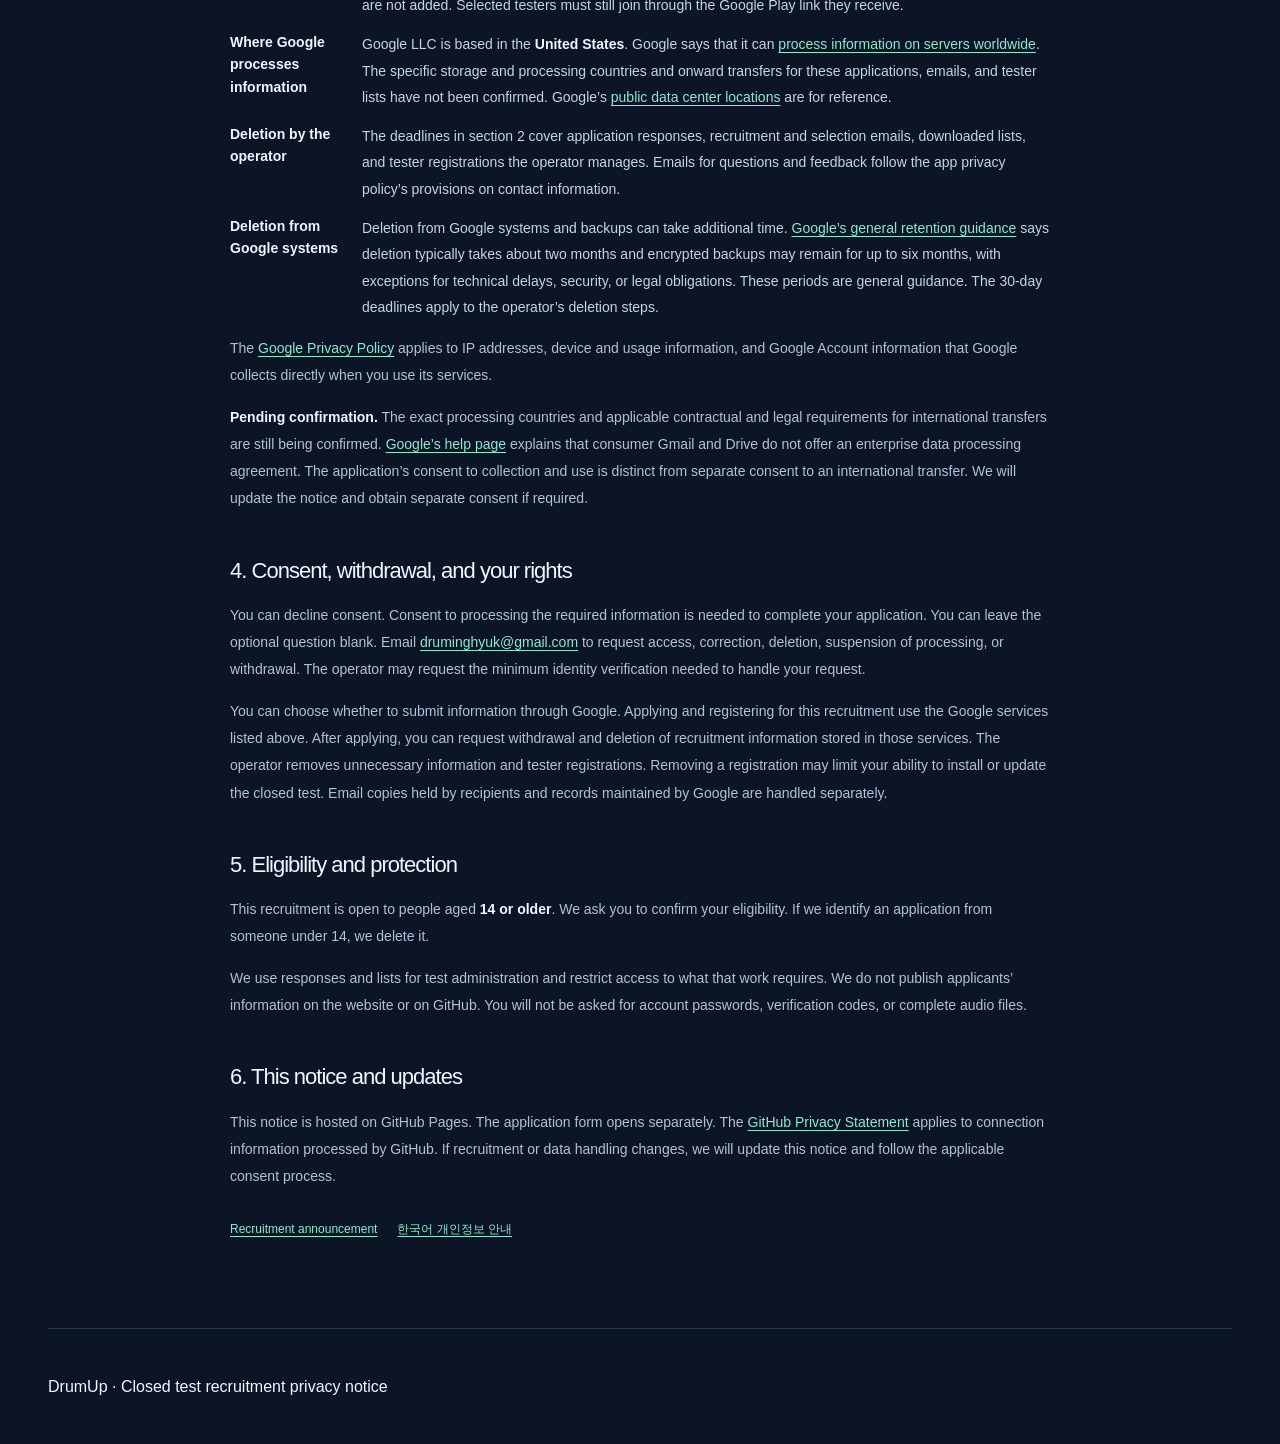
<file: drumup/testing-privacy-en.html>
<!doctype html>
<html lang="en">
<head>
  <meta charset="utf-8">
  <meta name="viewport" content="width=device-width, initial-scale=1">
  <title>DrumUp Closed Test Recruitment Privacy Notice</title>
  <meta name="description" content="What DrumUp collects when you apply for the closed test, how we use it, and how to exercise your privacy rights.">
  <meta name="theme-color" content="#0c1525">
  <link rel="canonical" href="https://www.kangminhyuk.co.kr/drumup/testing-privacy-en.html">
  <link rel="alternate" hreflang="ko" href="https://www.kangminhyuk.co.kr/drumup/testing-privacy.html">
  <link rel="stylesheet" href="../style.css">
  <link rel="stylesheet" href="./drumup.css">
  <script type="module" src="../analytics/collect.js"></script>
</head>
<body class="drumup-page">
  <a class="skip" href="#main">Skip to main content</a>
  <header class="header wrap"><a class="brand" href="../index.html" aria-label="Kang Min Hyuk home">KMH<span class="dot">.</span></a><nav aria-label="DrumUp information"><a href="./testing-privacy.html" lang="ko">한국어</a><a href="./privacy.html#en">App privacy policy</a></nav></header>
  <main id="main" class="legal app-legal testing-policy wrap">
    <div class="eyebrow">DRUMUP / CLOSED TEST</div>
    <h1>Recruitment privacy notice</h1>
    <p>Effective <time datetime="2026-11-12">November 12, 2026</time>. Information about international processing was updated on November 12, 2026.<br>Operator: MIN HYUK KANG (강민혁)<br>Privacy contact: <a href="mailto:druminghyuk@gmail.com">druminghyuk@gmail.com</a></p>
    <p>This notice covers applications for and administration of the first DrumUp closed test linked from the website. The <a href="./privacy.html#en">app privacy policy</a> explains how the app processes audio and practice history on your device.</p>

    <h2>1. What we collect and why</h2>
    <dl>
      <dt>Required information</dt><dd>The email address of the Google Account you use for Google Play, your device model and Android version, your confirmations of eligibility and age, your consent, and the time of submission.</dd>
      <dt>Optional information</dt><dd>Your drum practice experience. You can apply without answering this question.</dd>
      <dt>Purposes</dt><dd>Selecting and contacting testers, enrolling selected testers in Google Play, identifying issues across device environments, and managing feedback.</dd>
    </dl>
    <p>We do not ask for your name, phone number, or date of birth, or use application information for advertising or promotional mailing lists. If you email feedback, the app privacy policy describes how we handle your email address, any display name, and message contents.</p>

    <h2>2. Retention and deletion</h2>
    <ul>
      <li>If you are not selected, we delete your information within 30 days after recruitment ends.</li>
      <li>If you are selected, we delete your information within 30 days after testing ends.</li>
      <li>If we no longer need the information or you withdraw your application, we delete unnecessary information without undue delay.</li>
    </ul>
    <p>We delete application responses and any downloaded copies of the list. We also remove Google Play tester registrations that are no longer needed. If the law requires retention, we keep only the necessary information for the required period.</p>

    <h2 id="google-processing">3. Google services and international processing</h2>
    <p>We use Google Forms, Gmail, and Google Play Console for recruitment. The operator manages responses in a private account and does not share responses or email lists with other applicants.</p>
    <dl>
      <dt>Service provider</dt><dd><strong>Google LLC</strong>, 1600 Amphitheatre Parkway, Mountain View, California 94043, USA. Google LLC is the provider under the <a href="https://policies.google.com/terms?hl=en&amp;gl=kr">Google Terms of Service applicable in South Korea</a>. Contact Google through its <a href="https://support.google.com/policies/contact/general_privacy_form">privacy contact form</a> or contact the operator about your application.</dd>
      <dt>Google Forms</dt><dd>We receive, store, and review applications. Submitting the form sends your email address, device and Android version, eligibility and age confirmations, consent, submission time, and any optional drum experience answer to Google over the internet.</dd>
      <dt>Gmail</dt><dd>We use email to send selection and participation instructions and answer questions. Sending or receiving email transmits and processes the sender and recipient addresses, any display name, subject, message, and send or receipt time over the internet. We do not include complete applications or other applicants’ addresses in these messages.</dd>
      <dt>Google Play Console</dt><dd>After selection, the operator sends only the selected testers’ Google Account email addresses over the internet when adding or updating the tester list. We use the list to set test access. Device details and drum experience are not added. Selected testers must still join through the Google Play link they receive.</dd>
      <dt>Where Google processes information</dt><dd>Google LLC is based in the <strong>United States</strong>. Google says that it can <a href="https://policies.google.com/privacy/frameworks?hl=en">process information on servers worldwide</a>. The specific storage and processing countries and onward transfers for these applications, emails, and tester lists have not been confirmed. Google’s <a href="https://datacenters.google/locations/">public data center locations</a> are for reference.</dd>
      <dt>Deletion by the operator</dt><dd>The deadlines in section 2 cover application responses, recruitment and selection emails, downloaded lists, and tester registrations the operator manages. Emails for questions and feedback follow the app privacy policy’s provisions on contact information.</dd>
      <dt>Deletion from Google systems</dt><dd>Deletion from Google systems and backups can take additional time. <a href="https://policies.google.com/technologies/retention?hl=en">Google’s general retention guidance</a> says deletion typically takes about two months and encrypted backups may remain for up to six months, with exceptions for technical delays, security, or legal obligations. These periods are general guidance. The 30-day deadlines apply to the operator’s deletion steps.</dd>
    </dl>
    <p>The <a href="https://policies.google.com/privacy?hl=en">Google Privacy Policy</a> applies to IP addresses, device and usage information, and Google Account information that Google collects directly when you use its services.</p>
    <p><strong>Pending confirmation.</strong> The exact processing countries and applicable contractual and legal requirements for international transfers are still being confirmed. <a href="https://support.google.com/policies/answer/9581826?hl=en">Google’s help page</a> explains that consumer Gmail and Drive do not offer an enterprise data processing agreement. The application’s consent to collection and use is distinct from separate consent to an international transfer. We will update the notice and obtain separate consent if required.</p>

    <h2>4. Consent, withdrawal, and your rights</h2>
    <p>You can decline consent. Consent to processing the required information is needed to complete your application. You can leave the optional question blank. Email <a href="mailto:druminghyuk@gmail.com">druminghyuk@gmail.com</a> to request access, correction, deletion, suspension of processing, or withdrawal. The operator may request the minimum identity verification needed to handle your request.</p>
    <p>You can choose whether to submit information through Google. Applying and registering for this recruitment use the Google services listed above. After applying, you can request withdrawal and deletion of recruitment information stored in those services. The operator removes unnecessary information and tester registrations. Removing a registration may limit your ability to install or update the closed test. Email copies held by recipients and records maintained by Google are handled separately.</p>

    <h2>5. Eligibility and protection</h2>
    <p>This recruitment is open to people aged <strong>14 or older</strong>. We ask you to confirm your eligibility. If we identify an application from someone under 14, we delete it.</p>
    <p>We use responses and lists for test administration and restrict access to what that work requires. We do not publish applicants’ information on the website or on GitHub. You will not be asked for account passwords, verification codes, or complete audio files.</p>

    <h2>6. This notice and updates</h2>
    <p>This notice is hosted on GitHub Pages. The application form opens separately. The <a href="https://docs.github.com/en/site-policy/privacy-policies/github-general-privacy-statement">GitHub Privacy Statement</a> applies to connection information processed by GitHub. If recruitment or data handling changes, we will update this notice and follow the applicable consent process.</p>
    <nav class="legal-policy-links" aria-label="Related information"><a href="./#testing">Recruitment announcement</a><a href="./testing-privacy.html" lang="ko">한국어 개인정보 안내</a></nav>
  </main>
  <footer class="footer wrap app-footer"><span>DrumUp · Closed test recruitment privacy notice</span></footer>
</body>
</html>
</file>
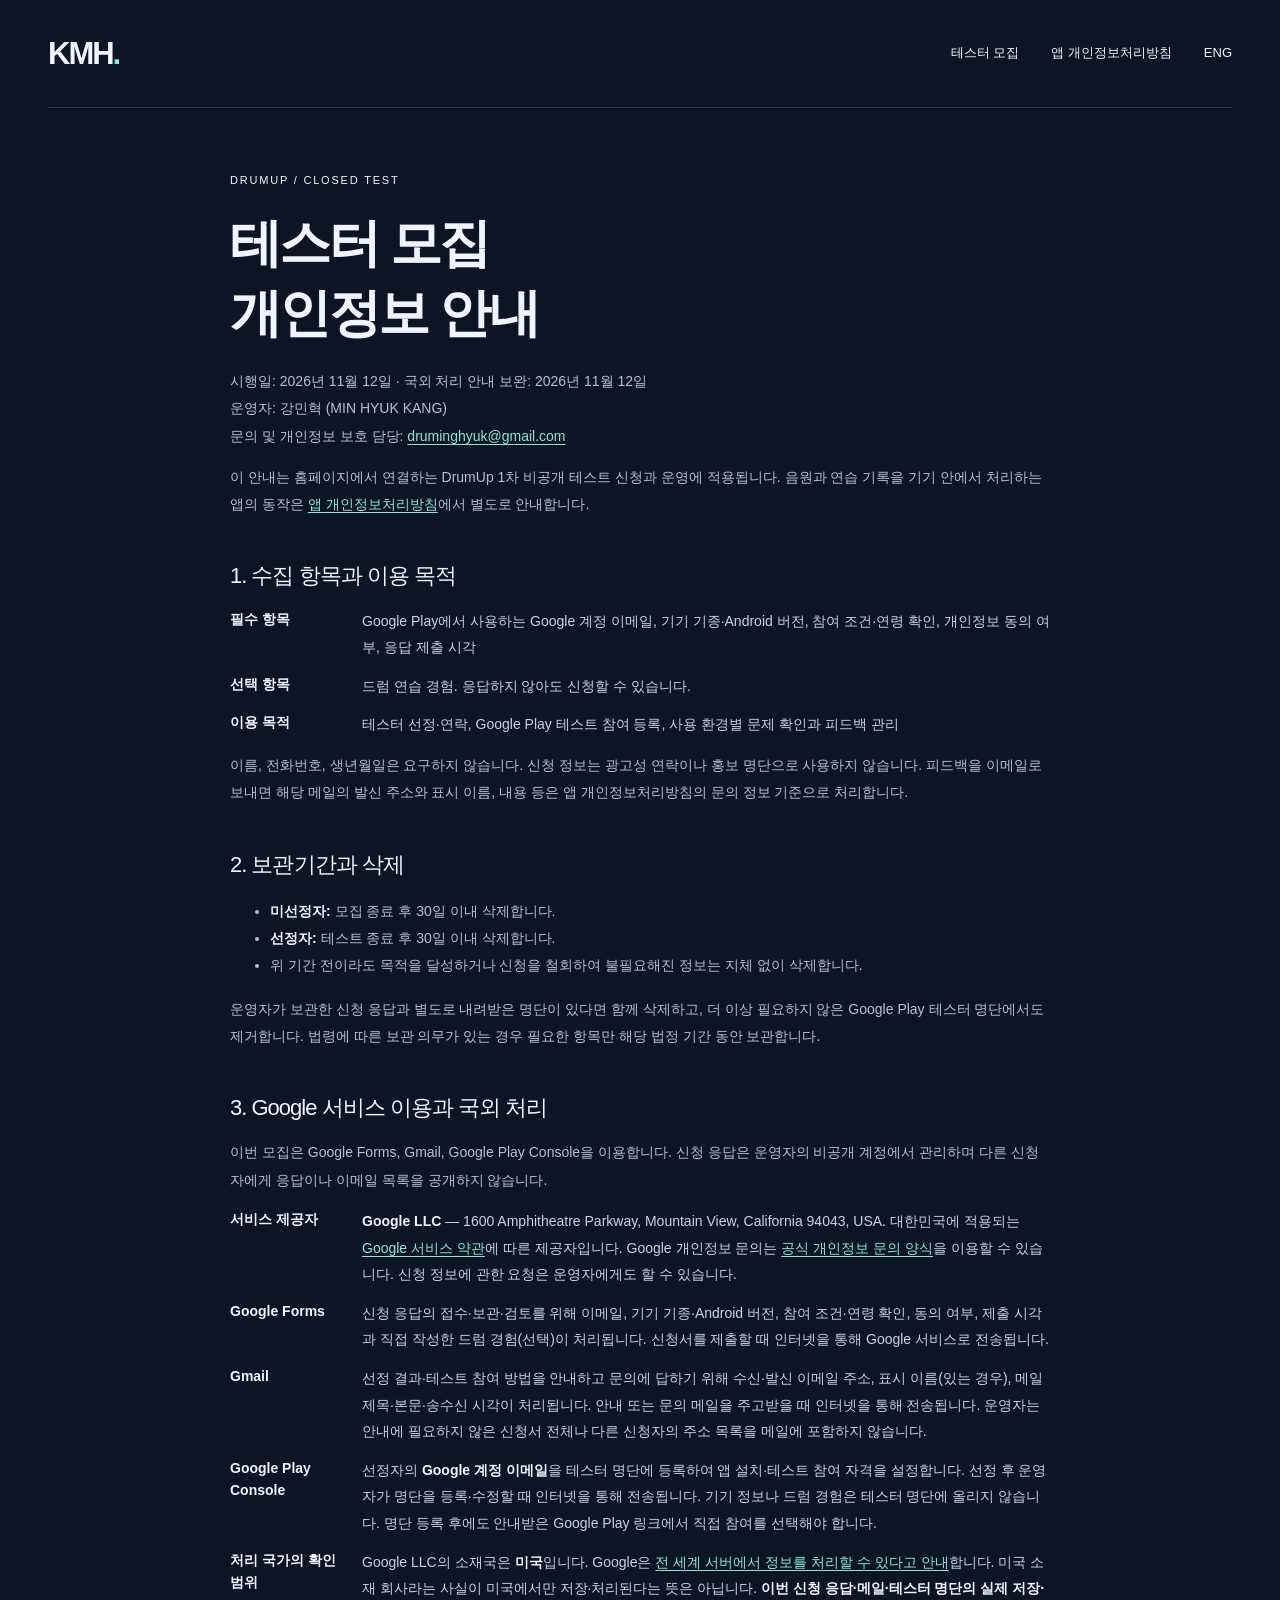
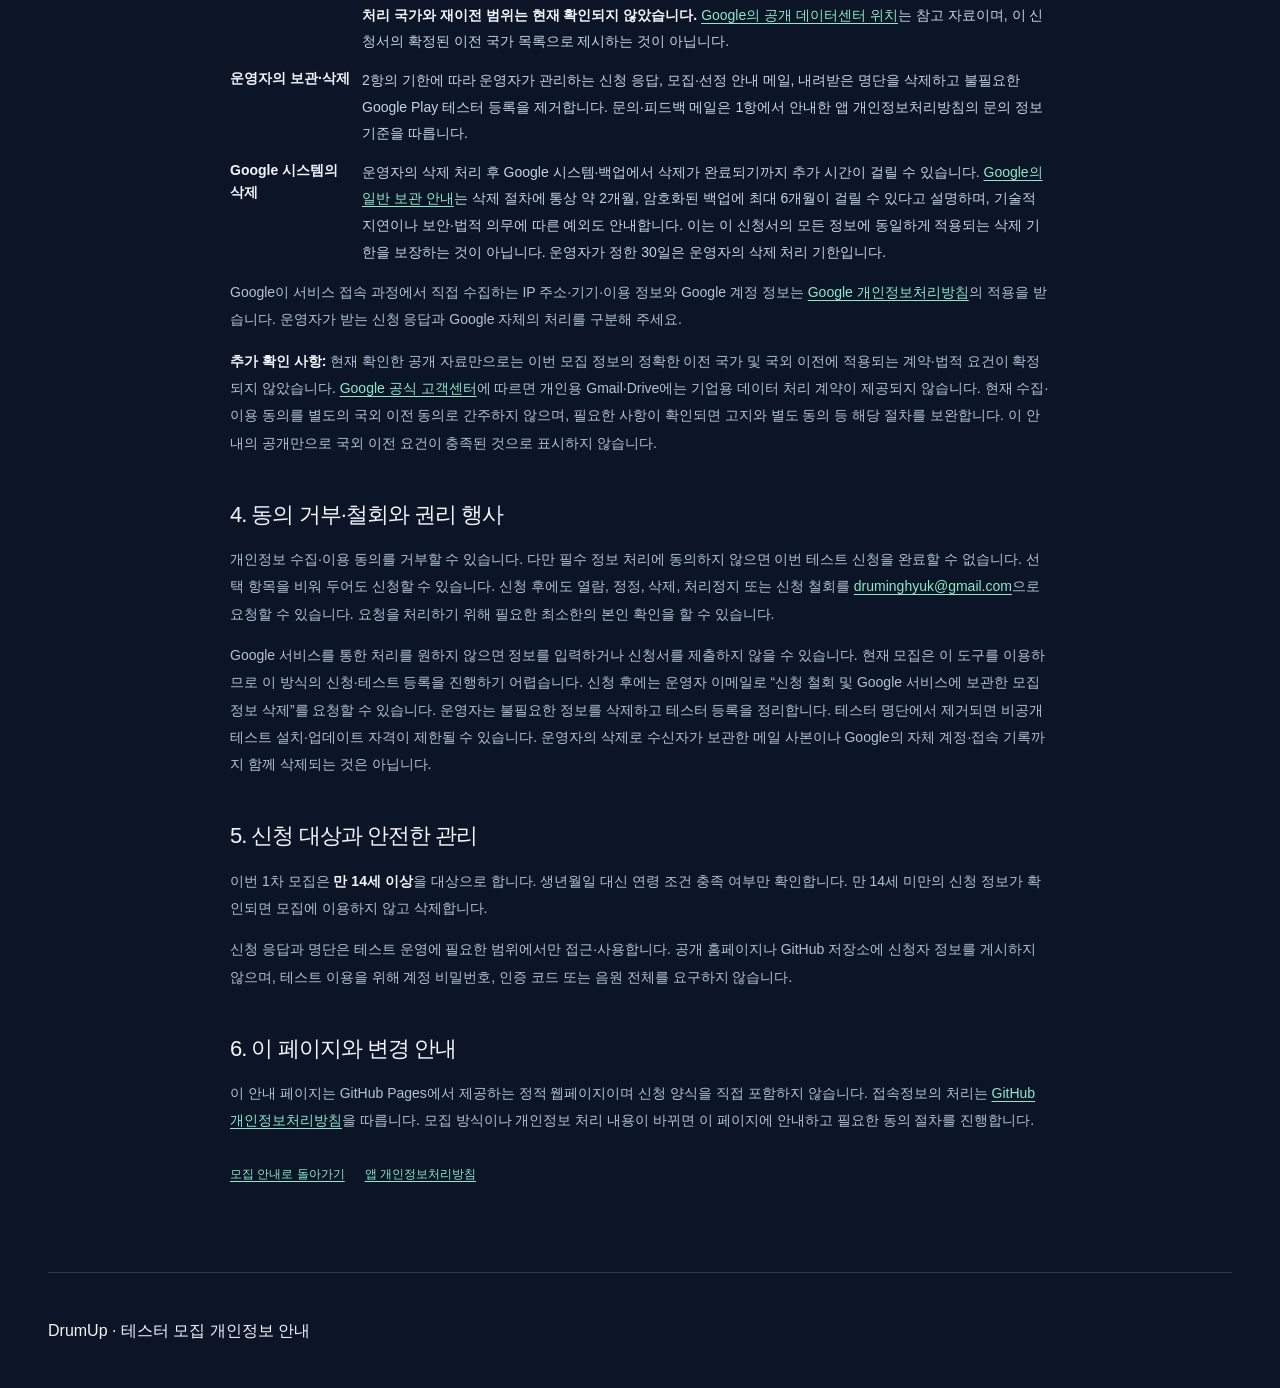
<file: drumup/testing-privacy.html>
<!doctype html>
<html lang="ko">
<head>
  <meta charset="utf-8">
  <meta name="viewport" content="width=device-width, initial-scale=1">
  <title>DrumUp 테스터 모집 개인정보 안내</title>
  <meta name="description" content="DrumUp 비공개 테스트 신청의 개인정보 수집 항목, 목적, 보관기간과 권리 행사 안내.">
  <meta name="theme-color" content="#0c1525">
  <link rel="canonical" href="https://www.kangminhyuk.co.kr/drumup/testing-privacy.html">
  <link rel="alternate" hreflang="en" href="https://www.kangminhyuk.co.kr/drumup/testing-privacy-en.html">
  <link rel="stylesheet" href="../style.css">
  <link rel="stylesheet" href="./drumup.css">
  <script type="module" src="../analytics/collect.js"></script>
</head>
<body class="drumup-page">
  <a class="skip" href="#main">본문 바로가기</a>
  <header class="header wrap"><a class="brand" href="../index.html" aria-label="강민혁 홈페이지">KMH<span class="dot">.</span></a><nav aria-label="DrumUp 안내"><a href="./#testing">테스터 모집</a><a href="./privacy.html">앱 개인정보처리방침</a><a href="./testing-privacy-en.html" lang="en">ENG</a></nav></header>
  <main id="main" class="legal app-legal testing-policy wrap">
    <div class="eyebrow">DRUMUP / CLOSED TEST</div>
    <h1>테스터 모집<br>개인정보 안내</h1>
    <p>시행일: <time datetime="2026-11-12">2026년 11월 12일</time> · 국외 처리 안내 보완: 2026년 11월 12일<br>운영자: 강민혁 (MIN HYUK KANG)<br>문의 및 개인정보 보호 담당: <a href="mailto:druminghyuk@gmail.com">druminghyuk@gmail.com</a></p>
    <p>이 안내는 홈페이지에서 연결하는 DrumUp 1차 비공개 테스트 신청과 운영에 적용됩니다. 음원과 연습 기록을 기기 안에서 처리하는 앱의 동작은 <a href="./privacy.html">앱 개인정보처리방침</a>에서 별도로 안내합니다.</p>
    <h2>1. 수집 항목과 이용 목적</h2>
    <dl>
      <dt>필수 항목</dt><dd>Google Play에서 사용하는 Google 계정 이메일, 기기 기종·Android 버전, 참여 조건·연령 확인, 개인정보 동의 여부, 응답 제출 시각</dd>
      <dt>선택 항목</dt><dd>드럼 연습 경험. 응답하지 않아도 신청할 수 있습니다.</dd>
      <dt>이용 목적</dt><dd>테스터 선정·연락, Google Play 테스트 참여 등록, 사용 환경별 문제 확인과 피드백 관리</dd>
    </dl>
    <p>이름, 전화번호, 생년월일은 요구하지 않습니다. 신청 정보는 광고성 연락이나 홍보 명단으로 사용하지 않습니다. 피드백을 이메일로 보내면 해당 메일의 발신 주소와 표시 이름, 내용 등은 앱 개인정보처리방침의 문의 정보 기준으로 처리합니다.</p>
    <h2>2. 보관기간과 삭제</h2>
    <ul><li><strong>미선정자:</strong> 모집 종료 후 30일 이내 삭제합니다.</li><li><strong>선정자:</strong> 테스트 종료 후 30일 이내 삭제합니다.</li><li>위 기간 전이라도 목적을 달성하거나 신청을 철회하여 불필요해진 정보는 지체 없이 삭제합니다.</li></ul>
    <p>운영자가 보관한 신청 응답과 별도로 내려받은 명단이 있다면 함께 삭제하고, 더 이상 필요하지 않은 Google Play 테스터 명단에서도 제거합니다. 법령에 따른 보관 의무가 있는 경우 필요한 항목만 해당 법정 기간 동안 보관합니다.</p>
    <h2 id="google-processing">3. Google 서비스 이용과 국외 처리</h2>
    <p>이번 모집은 Google Forms, Gmail, Google Play Console을 이용합니다. 신청 응답은 운영자의 비공개 계정에서 관리하며 다른 신청자에게 응답이나 이메일 목록을 공개하지 않습니다.</p>
    <dl>
      <dt>서비스 제공자</dt><dd><strong>Google LLC</strong> — 1600 Amphitheatre Parkway, Mountain View, California 94043, USA. 대한민국에 적용되는 <a href="https://policies.google.com/terms?hl=ko&amp;gl=kr" target="_blank" rel="noopener noreferrer">Google 서비스 약관</a>에 따른 제공자입니다. Google 개인정보 문의는 <a href="https://support.google.com/policies/contact/general_privacy_form" target="_blank" rel="noopener noreferrer">공식 개인정보 문의 양식</a>을 이용할 수 있습니다. 신청 정보에 관한 요청은 운영자에게도 할 수 있습니다.</dd>
      <dt>Google Forms</dt><dd>신청 응답의 접수·보관·검토를 위해 이메일, 기기 기종·Android 버전, 참여 조건·연령 확인, 동의 여부, 제출 시각과 직접 작성한 드럼 경험(선택)이 처리됩니다. 신청서를 제출할 때 인터넷을 통해 Google 서비스로 전송됩니다.</dd>
      <dt>Gmail</dt><dd>선정 결과·테스트 참여 방법을 안내하고 문의에 답하기 위해 수신·발신 이메일 주소, 표시 이름(있는 경우), 메일 제목·본문·송수신 시각이 처리됩니다. 안내 또는 문의 메일을 주고받을 때 인터넷을 통해 전송됩니다. 운영자는 안내에 필요하지 않은 신청서 전체나 다른 신청자의 주소 목록을 메일에 포함하지 않습니다.</dd>
      <dt>Google Play Console</dt><dd>선정자의 <strong>Google 계정 이메일</strong>을 테스터 명단에 등록하여 앱 설치·테스트 참여 자격을 설정합니다. 선정 후 운영자가 명단을 등록·수정할 때 인터넷을 통해 전송됩니다. 기기 정보나 드럼 경험은 테스터 명단에 올리지 않습니다. 명단 등록 후에도 안내받은 Google Play 링크에서 직접 참여를 선택해야 합니다.</dd>
      <dt>처리 국가의 확인 범위</dt><dd>Google LLC의 소재국은 <strong>미국</strong>입니다. Google은 <a href="https://policies.google.com/privacy/frameworks?hl=ko" target="_blank" rel="noopener noreferrer">전 세계 서버에서 정보를 처리할 수 있다고 안내</a>합니다. 미국 소재 회사라는 사실이 미국에서만 저장·처리된다는 뜻은 아닙니다. <strong>이번 신청 응답·메일·테스터 명단의 실제 저장·처리 국가와 재이전 범위는 현재 확인되지 않았습니다.</strong> <a href="https://datacenters.google/locations/" target="_blank" rel="noopener noreferrer">Google의 공개 데이터센터 위치</a>는 참고 자료이며, 이 신청서의 확정된 이전 국가 목록으로 제시하는 것이 아닙니다.</dd>
      <dt>운영자의 보관·삭제</dt><dd>2항의 기한에 따라 운영자가 관리하는 신청 응답, 모집·선정 안내 메일, 내려받은 명단을 삭제하고 불필요한 Google Play 테스터 등록을 제거합니다. 문의·피드백 메일은 1항에서 안내한 앱 개인정보처리방침의 문의 정보 기준을 따릅니다.</dd>
      <dt>Google 시스템의 삭제</dt><dd>운영자의 삭제 처리 후 Google 시스템·백업에서 삭제가 완료되기까지 추가 시간이 걸릴 수 있습니다. <a href="https://policies.google.com/technologies/retention?hl=ko" target="_blank" rel="noopener noreferrer">Google의 일반 보관 안내</a>는 삭제 절차에 통상 약 2개월, 암호화된 백업에 최대 6개월이 걸릴 수 있다고 설명하며, 기술적 지연이나 보안·법적 의무에 따른 예외도 안내합니다. 이는 이 신청서의 모든 정보에 동일하게 적용되는 삭제 기한을 보장하는 것이 아닙니다. 운영자가 정한 30일은 운영자의 삭제 처리 기한입니다.</dd>
    </dl>
    <p>Google이 서비스 접속 과정에서 직접 수집하는 IP 주소·기기·이용 정보와 Google 계정 정보는 <a href="https://policies.google.com/privacy?hl=ko" target="_blank" rel="noopener noreferrer">Google 개인정보처리방침</a>의 적용을 받습니다. 운영자가 받는 신청 응답과 Google 자체의 처리를 구분해 주세요.</p>
    <p><strong>추가 확인 사항:</strong> 현재 확인한 공개 자료만으로는 이번 모집 정보의 정확한 이전 국가 및 국외 이전에 적용되는 계약·법적 요건이 확정되지 않았습니다. <a href="https://support.google.com/policies/answer/9581826?hl=en" target="_blank" rel="noopener noreferrer">Google 공식 고객센터</a>에 따르면 개인용 Gmail·Drive에는 기업용 데이터 처리 계약이 제공되지 않습니다. 현재 수집·이용 동의를 별도의 국외 이전 동의로 간주하지 않으며, 필요한 사항이 확인되면 고지와 별도 동의 등 해당 절차를 보완합니다. 이 안내의 공개만으로 국외 이전 요건이 충족된 것으로 표시하지 않습니다.</p>
    <h2>4. 동의 거부·철회와 권리 행사</h2>
    <p>개인정보 수집·이용 동의를 거부할 수 있습니다. 다만 필수 정보 처리에 동의하지 않으면 이번 테스트 신청을 완료할 수 없습니다. 선택 항목을 비워 두어도 신청할 수 있습니다. 신청 후에도 열람, 정정, 삭제, 처리정지 또는 신청 철회를 <a href="mailto:druminghyuk@gmail.com">druminghyuk@gmail.com</a>으로 요청할 수 있습니다. 요청을 처리하기 위해 필요한 최소한의 본인 확인을 할 수 있습니다.</p>
    <p>Google 서비스를 통한 처리를 원하지 않으면 정보를 입력하거나 신청서를 제출하지 않을 수 있습니다. 현재 모집은 이 도구를 이용하므로 이 방식의 신청·테스트 등록을 진행하기 어렵습니다. 신청 후에는 운영자 이메일로 “신청 철회 및 Google 서비스에 보관한 모집 정보 삭제”를 요청할 수 있습니다. 운영자는 불필요한 정보를 삭제하고 테스터 등록을 정리합니다. 테스터 명단에서 제거되면 비공개 테스트 설치·업데이트 자격이 제한될 수 있습니다. 운영자의 삭제로 수신자가 보관한 메일 사본이나 Google의 자체 계정·접속 기록까지 함께 삭제되는 것은 아닙니다.</p>
    <h2>5. 신청 대상과 안전한 관리</h2>
    <p>이번 1차 모집은 <strong>만 14세 이상</strong>을 대상으로 합니다. 생년월일 대신 연령 조건 충족 여부만 확인합니다. 만 14세 미만의 신청 정보가 확인되면 모집에 이용하지 않고 삭제합니다.</p>
    <p>신청 응답과 명단은 테스트 운영에 필요한 범위에서만 접근·사용합니다. 공개 홈페이지나 GitHub 저장소에 신청자 정보를 게시하지 않으며, 테스트 이용을 위해 계정 비밀번호, 인증 코드 또는 음원 전체를 요구하지 않습니다.</p>
    <h2>6. 이 페이지와 변경 안내</h2>
    <p>이 안내 페이지는 GitHub Pages에서 제공하는 정적 웹페이지이며 신청 양식을 직접 포함하지 않습니다. 접속정보의 처리는 <a href="https://docs.github.com/en/site-policy/privacy-policies/github-general-privacy-statement" target="_blank" rel="noopener noreferrer">GitHub 개인정보처리방침</a>을 따릅니다. 모집 방식이나 개인정보 처리 내용이 바뀌면 이 페이지에 안내하고 필요한 동의 절차를 진행합니다.</p>
    <nav class="legal-policy-links" aria-label="관련 안내"><a href="./#testing">모집 안내로 돌아가기</a><a href="./privacy.html">앱 개인정보처리방침</a></nav>
  </main>
  <footer class="footer wrap app-footer"><span>DrumUp · 테스터 모집 개인정보 안내</span></footer>
</body>
</html>
</file>
<file: style.css>
:root{--paper:#f4f1e9;--ink:#242620;--muted:#696b61;--line:#d6d6c9;--accent:#ab3c2b;--serif:Georgia,"Times New Roman",serif}*{box-sizing:border-box}html{scroll-behavior:smooth;scroll-padding-top:30px}body{margin:0;background:var(--paper);color:var(--ink);font-family:"Malgun Gothic","Apple SD Gothic Neo",Arial,sans-serif;line-height:1.6}a{color:inherit;text-decoration:none}a:focus-visible{outline:3px solid var(--accent);outline-offset:7px}a:hover{color:var(--accent)}.wrap{width:min(1280px,calc(100% - 96px));margin-inline:auto}.header{height:108px;display:flex;align-items:center;justify-content:space-between;border-bottom:1px solid var(--line)}.brand{font-size:31px;font-weight:800;letter-spacing:-2px}.dot{color:var(--accent)}nav{display:flex;gap:32px;font-size:13px}.header-note,.eyebrow,.section-label,.hero-caption,.footer-note{font-size:11px;letter-spacing:1.8px}.header-note{font-weight:700}.hero{position:relative;padding-top:32px;padding-bottom:50px;isolation:isolate;overflow:hidden}.eyebrow,.section-label{display:flex;justify-content:space-between}.eyebrow{width:100%;position:relative;z-index:2}.eyebrow span:last-child{letter-spacing:.15em}h1{position:relative;z-index:2;margin:40px 0 52px;font-family:Arial,sans-serif;font-size:clamp(72px,11.5vw,166px);letter-spacing:-.08em;line-height:.94;font-weight:600;max-width:88%}.second-line{white-space:nowrap}.hero-bottom{display:flex;position:relative;z-index:2;align-items:flex-end;justify-content:space-between}.hero-bottom p{font-size:19px;line-height:1.8;margin:0}.hero-caption{line-height:1.7;text-align:right}.round-link{height:54px;width:54px;border:1px solid var(--ink);border-radius:50%;display:grid;place-items:center;font-size:24px;margin-right:22%}.hero-art{position:absolute;z-index:1;right:-2%;top:14%;width:32%;height:65%;background:#e0e1d4;border-radius:50% 50% 4px 4px;transform:rotate(9deg);display:grid;place-items:center;overflow:hidden}.hero-art span{font-family:var(--serif);font-size:clamp(260px,35vw,450px);line-height:.8;color:#a6ad98;font-style:italic;transform:rotate(-9deg) translate(-15%,0)}.hero-art i{position:absolute;width:150%;height:1px;background:var(--paper);transform:rotate(-40deg)}.section{padding-top:80px;padding-bottom:80px;scroll-margin-top:24px}.section-label{color:var(--muted);text-transform:uppercase}.about{display:grid;grid-template-columns:1fr 1.3fr;border-top:1px solid var(--line);padding-block:96px}.about .section-label{align-items:flex-start;justify-content:flex-start;gap:24px}.about h2{font-size:clamp(32px,4vw,54px);letter-spacing:-.05em;line-height:1.45;margin:0 0 24px;font-weight:500}.about p{font-size:17px}.muted{color:var(--muted)}.text-link{display:inline-flex;gap:40px;border-bottom:1px solid var(--ink);padding:14px 0 8px;margin-top:12px;font-size:13px}.channels{background:#e9e9df}.section-heading{display:flex;justify-content:space-between;align-items:flex-end;margin:35px 0 46px;gap:24px}h2{font-size:clamp(30px,4vw,46px);letter-spacing:-.045em;font-weight:500;margin:0}.section-heading p,.news-body p{color:var(--muted);font-size:14px}.channel{display:flex;align-items:center;gap:36px;padding:33px 4px;border-top:1px solid #c7cbbd;transition:padding .2s}.channel:last-child{border-bottom:1px solid #c7cbbd}.channel:hover{padding-left:12px}.channel-number{align-self:flex-start;padding-top:12px;font-size:11px;color:var(--muted)}.channel-title{font-family:Arial,sans-serif;font-size:clamp(30px,4.8vw,58px);letter-spacing:-.06em;line-height:1.2}.channel-title>span{display:block;font-family:"Malgun Gothic",sans-serif;font-size:12px;letter-spacing:0;color:var(--muted);margin-top:12px}.channel-action{margin-left:auto;font-size:12px;display:flex;gap:40px;align-items:center}.channel-action b{font-size:32px;font-weight:400}.news{display:grid;grid-template-columns:1fr 1.3fr}.news .section-label{align-self:start;justify-content:flex-start;gap:24px}.news h2{line-height:1.4}.news-body p{margin-top:24px}.contact{background:var(--ink);color:var(--paper)}.contact .section-label{color:#b4b6a9}.contact h2{margin-top:34px;font-size:clamp(40px,7vw,86px)}.contact h2>span{float:right;font-weight:400;color:#b9c2a9}.contact p{font-size:14px;color:#d3d4c9;margin-bottom:0}.footer{padding-block:45px;display:flex;gap:56px;align-items:flex-start}.footer>div{font-size:10px;color:var(--muted)}.footer nav{margin-top:12px;gap:24px;font-size:11px}.footer small{font-size:10px;color:var(--accent)}.footer-note{margin-left:auto;align-self:center}.skip{position:fixed;top:-80px;left:20px;padding:14px;background:var(--ink);color:white;z-index:20}.skip:focus{top:10px}.sr-only{position:absolute;width:1px;height:1px;padding:0;margin:-1px;overflow:hidden;clip-path:inset(50%);white-space:nowrap;border:0}.legal{max-width:820px;padding-block:64px 88px}.legal h1{font-family:inherit;font-size:clamp(34px,5vw,52px);letter-spacing:-.05em;line-height:1.35;max-width:none;margin:18px 0 20px}.legal h2{font-size:22px;margin:40px 0 12px}.legal p,.legal li{font-size:14px;color:#505348;line-height:1.95}.legal a{text-decoration:underline;text-underline-offset:3px}.draft-notice{padding:20px 24px;border-left:3px solid var(--accent);background:#ebe6dc;margin-block:24px 32px;font-size:14px}.legal dl{font-size:14px;display:grid;grid-template-columns:130px 1fr;gap:12px}.legal dt{font-weight:700}.legal dd{margin:0}.legal .source-links{border-top:1px solid var(--line);margin-top:40px;padding-top:20px}.legal-footer{border-top:1px solid var(--line)}
.publication{border-top:1px solid var(--line)}
.book-layout{display:grid;grid-template-columns:1fr 1.15fr;gap:clamp(40px,6vw,88px);align-items:center;margin-top:40px}
.book-visual{margin:0;min-width:0}
.book-visual img{display:block;width:100%;height:auto}
.book-visual figcaption{margin-top:14px;font-size:11px;color:var(--muted);letter-spacing:.04em}
.book-copy{min-width:0}
.book-edition{color:var(--accent);font-size:12px;letter-spacing:.08em;margin:0 0 16px}
.book-copy h2{font-size:clamp(30px,3.5vw,44px);line-height:1.4;word-break:keep-all}
.book-description{font-size:15px;line-height:1.95;color:var(--muted);word-break:keep-all;margin:24px 0 28px}
.book-details{display:grid;grid-template-columns:1fr 1fr;gap:18px 24px;margin:0;padding:24px 0;border-top:1px solid var(--line);border-bottom:1px solid var(--line);font-size:13px}
.book-details dt{font-size:11px;color:var(--muted);margin-bottom:5px}
.book-details dd{margin:0}
.book-isbn{grid-column:1/-1}
.book-links{display:flex;flex-wrap:wrap;gap:8px 28px}
.book-links .text-link{gap:20px}
@media(max-width:800px){.book-layout{grid-template-columns:1fr;gap:30px;margin-top:28px}.book-visual{width:min(100%,440px);margin-inline:auto}.book-copy h2{font-size:32px}.book-description{font-size:14px;margin-block:18px 24px}.book-details{gap:16px 18px}.book-links{gap:0 24px}}
@media(max-width:380px){.header nav{gap:13px}}
@media(min-width:1500px){h1{font-size:166px}}
@media(max-width:800px){.wrap{width:calc(100% - 44px)}.header{height:85px}.header-note{display:none}nav{gap:20px;font-size:12px}.hero{padding-top:24px;padding-bottom:40px}h1{margin:54px 0 55px;font-size:clamp(65px,12.8vw,105px);max-width:100%}.hero-art{top:24%;width:35%;height:52%;right:-2%}.hero-art span{font-size:280px}.hero-bottom p{font-size:15px}.hero-caption{font-size:9px}.round-link{margin-right:3%;width:44px;height:44px}.section{padding-block:56px}.about,.news{grid-template-columns:1fr;gap:32px}.about h2{font-size:35px}.section-heading{display:block;margin:28px 0 32px}.section-heading p{margin-top:18px}.channel{gap:22px;padding-block:27px}.channel-title{font-size:39px}.channel-action{font-size:0;gap:0}.channel-action b{font-size:29px}.channel-number{padding-top:7px}.channel-title>span{font-size:10px;letter-spacing:0}.footer{gap:24px;flex-wrap:wrap;padding-block:32px}.footer-note{display:none}.footer nav{gap:14px}.hero-art{opacity:.65}.legal{padding-block:35px 55px}.legal dl{grid-template-columns:1fr;gap:5px}.legal dd{margin-bottom:15px}.draft-notice{padding:16px}.desktop-break{display:none}}
@media(prefers-reduced-motion:reduce){html{scroll-behavior:auto}.channel{transition:none}}
.drumup-teaser{border-top:1px solid var(--line)}
.teaser-layout{display:grid;grid-template-columns:1.15fr 1fr;gap:64px;align-items:center;margin-top:36px}
.teaser-kicker{font-size:10px;letter-spacing:.18em;color:var(--accent);margin:0 0 20px}
.teaser-layout h2{font-size:clamp(28px,3.1vw,42px);line-height:1.5;word-break:keep-all}
.teaser-layout .muted{font-size:14px;line-height:1.9;margin-top:22px}
.teaser-brand{display:flex;flex-direction:column;align-items:center;justify-content:center;gap:24px;padding:36px;background:#0c1525;min-height:300px;border-radius:4px;color:#f0f5ff}
.teaser-brand:hover{color:#f0f5ff;background:#14233b}
.coming-pill{display:inline-flex;align-items:center;gap:8px;width:fit-content;border:1px solid #365d5a;border-radius:999px;color:#8ce9d0;padding:6px 12px;font-size:10px;letter-spacing:.14em}
.coming-pill:before{content:"";width:5px;height:5px;border-radius:50%;background:#8ce9d0}
.teaser-logo{display:block;width:min(260px,100%);height:auto}
.teaser-caption{font-size:9px;letter-spacing:.2em;color:#b2c1d7}
@media(max-width:800px){.teaser-layout{grid-template-columns:1fr;gap:32px}.teaser-brand{min-height:260px}.footer nav{flex-wrap:wrap}}
@media(max-width:480px){.header{height:auto;min-height:98px;align-items:flex-start;gap:12px;padding-block:16px;flex-wrap:wrap}.header nav{width:100%;justify-content:space-between;gap:10px;font-size:11px}.header .brand{line-height:1}.footer{gap:18px}.footer>div{flex:1;min-width:0}.footer nav{gap:10px 14px}}
.home-page .header{height:88px}
.home-intro{padding-block:24px 26px}
.home-intro-main{display:flex;justify-content:space-between;align-items:flex-end;gap:32px;margin-top:16px}
.home-intro h1{font-size:clamp(46px,6.3vw,86px);line-height:1.05;letter-spacing:-.07em;margin:0;max-width:none}
.home-intro h1>span{white-space:nowrap}
.home-intro-main>p{flex-shrink:0;font-size:14px;line-height:1.8;margin:0 0 5px;color:var(--muted)}
.home-news{padding-block:24px 40px;border-top:1px solid var(--line);scroll-margin-top:24px}
.home-launch{position:relative;display:grid;grid-template-columns:1fr .6fr;gap:32px;align-items:center;margin-top:18px;padding:28px 36px;border-radius:6px;background:#0c1525;color:#f0f5ff}
.home-launch:hover{background:#14233b;color:#f0f5ff}
.home-launch h2{font-size:clamp(28px,2.8vw,38px);line-height:1.35;letter-spacing:-.045em;margin:14px 0 9px;word-break:keep-all}
.home-launch p{font-size:13px;line-height:1.85;color:#b2c1d7;margin:0}
.home-launch-cta{display:inline-flex;gap:26px;margin-top:16px;font-size:12px;color:#8ce9d0}
.home-launch-brand{display:flex;flex-direction:column;align-items:center;gap:12px}
.home-launch-brand img{display:block;width:min(230px,100%);height:auto}
.home-launch-brand>span{font-size:8px;letter-spacing:.2em;color:#b2c1d7}
@media(max-width:800px){.home-intro-main{display:block;margin-top:14px}.home-intro h1{font-size:clamp(44px,7.8vw,64px)}.home-intro-main>p{margin:12px 0 0;font-size:13px}.home-launch{padding:24px 28px;gap:20px}.home-launch h2{font-size:29px}.home-launch-brand>span{display:none}}
@media(max-width:480px){.home-page .header{height:72px;min-height:72px;padding-block:0;gap:14px;align-items:center;flex-wrap:nowrap}.home-page .header nav{width:auto;gap:14px;font-size:11px;justify-content:normal;white-space:nowrap;flex-shrink:0}.home-page .header .brand{font-size:28px}.home-intro{padding-block:19px 22px}.home-intro h1{font-size:46px;line-height:1.02}.home-intro-main>p{margin-top:10px}.home-news{padding-block:20px 28px}.home-launch{display:block;padding:22px;margin-top:14px}.home-launch h2{font-size:27px;margin-top:18px}.home-launch-brand{position:absolute;right:22px;top:20px;width:106px}.home-launch-brand img{width:106px}.home-launch p{font-size:12px}.home-launch .coming-pill{font-size:9px;padding:5px 10px}.home-launch-cta{font-size:11px;margin-top:14px}}
@media(max-width:360px){.home-page .header{gap:8px}.home-page .header .brand{font-size:25px}.home-page .header nav{gap:8px;font-size:10px}.home-intro h1{font-size:42px}.home-launch h2{font-size:24px}.home-launch-brand,.home-launch-brand img{width:94px}}
</file>
<file: newspaper.css>
/* Homepage editorial design. App and policy pages keep their own styles. */
.home-page {
  --paper: #fff;
  --ink: #1b1b1b;
  --muted: #666;
  --line: #cecece;
  --accent: #333;
  --editorial-serif: Georgia, "Times New Roman", "Batang", "AppleMyungjo", serif;
  background: var(--paper);
  color: var(--ink);
}
.home-page .wrap { width: min(1264px, calc(100% - 80px)); }
.home-page .dot { color: inherit; }
.masthead-top { display: grid; grid-template-columns: 1fr auto 1fr; align-items: center; min-height: 138px; }
.masthead-caption { font-size: 10px; line-height: 1.9; letter-spacing: .1em; }
.masthead-caption-right { text-align: right; }
.masthead-caption-right time { font-size: 11px; letter-spacing: 0; }
.masthead-logo { font-family: Arial, sans-serif; font-size: 94px; line-height: 1; font-weight: 900; letter-spacing: -.09em; padding-right: .09em; }
.masthead-logo:hover { color: var(--ink); }
.masthead-logo span { margin-left: .02em; }
.masthead-nav { justify-content: center; gap: clamp(32px, 6vw, 84px); padding-block: 15px; border-block: 1px dashed #818181; font-size: 13px; font-weight: 700; }
.masthead-nav a { display: inline-flex; gap: 9px; align-items: baseline; white-space: nowrap; }
.masthead-nav a span { font-family: Georgia, serif; font-size: 10px; font-style: italic; font-weight: 400; color: var(--muted); }
.home-page a:hover { text-decoration: underline; text-underline-offset: 5px; }
.masthead-logo:hover, .lead-story:hover { text-decoration: none !important; }
.editorial-intro { display: flex; align-items: center; gap: 30px; padding-block: 22px; }
.editorial-index { font-size: 10px; letter-spacing: .1em; white-space: nowrap; color: var(--muted); }
.editorial-intro h1 { font-family: inherit; font-size: 18px; font-weight: 500; letter-spacing: -.04em; line-height: 1.5; margin: 0; max-width: none; }
.editorial-intro p { font-size: 12px; color: var(--muted); margin: 0 0 0 auto; }
.editorial-news { padding-bottom: 38px; scroll-margin-top: 20px; }
.editorial-section-title { display: flex; align-items: baseline; justify-content: space-between; gap: 20px; border-top: 2px solid var(--ink); padding-top: 12px; margin-bottom: 22px; }
.editorial-section-title h2 { margin: 0; font-family: Arial, sans-serif; font-size: 12px; font-weight: 700; letter-spacing: .08em; }
.editorial-section-title > span { font-size: 11px; color: var(--muted); }
.lead-story { display: grid; grid-template-columns: 1fr 1fr; gap: 52px; align-items: stretch; color: var(--ink); }
.lead-story:hover { color: var(--ink); }
.lead-copy { align-self: center; padding-block: 5px; }
.story-meta { display: flex; align-items: center; gap: 12px; font-size: 10px; letter-spacing: .12em; }
.story-meta > span:first-child { font-weight: 700; }
.story-status { border-left: 1px solid #999; padding-left: 12px; letter-spacing: 0; color: #555; }
.lead-copy h3 { font-family: var(--editorial-serif); font-size: clamp(32px, 3.2vw, 46px); font-weight: 500; line-height: 1.3; letter-spacing: -.055em; margin: 16px 0 16px; word-break: keep-all; }
.lead-copy > p { font-size: 13px; color: var(--muted); line-height: 1.9; margin: 0; word-break: keep-all; }
.story-link { display: inline-flex; align-items: center; justify-content: space-between; gap: 30px; font-size: 11px; border-bottom: 1px solid #777; padding-bottom: 6px; margin-top: 22px; }
.story-link > span { font-size: 18px; line-height: 1; }
.lead-story:hover .story-link { border-bottom-color: var(--ink); }
.lead-visual { min-height: 302px; background: #eee; padding: 22px 26px; display: flex; flex-direction: column; justify-content: space-between; }
.visual-caption { display: flex; justify-content: space-between; gap: 16px; font-size: 8px; letter-spacing: .13em; color: #626262; }
.editorial-wordmark { display: block; width: min(265px, 75%); height: auto; align-self: center; filter: brightness(0); }
.visual-bottom { display: flex; align-items: end; justify-content: space-between; }
.visual-bottom > span { font-size: 10px; line-height: 1.5; letter-spacing: .11em; }
.visual-bottom > img { display: block; width: 36px; height: 36px; border-radius: 8px; }
.editorial-bottom { display: grid; grid-template-columns: 1.65fr 1fr; gap: 42px; padding-bottom: 42px; }
.editorial-bottom > section { min-width: 0; scroll-margin-top: 24px; }
.home-page .book-layout { grid-template-columns: .85fr 1fr; gap: 26px; align-items: start; margin-top: 0; }
.home-page .book-visual { width: auto; margin: 0; }
.home-page .book-visual figcaption { font-size: 9px; letter-spacing: 0; margin-top: 9px; }
.home-page .book-copy h3 { font-family: var(--editorial-serif); font-size: clamp(24px, 2.2vw, 31px); font-weight: 500; letter-spacing: -.055em; line-height: 1.45; word-break: keep-all; margin: 0; }
.home-page .book-edition { color: var(--muted); font-size: 9px; letter-spacing: .02em; margin-bottom: 9px; }
.home-page .book-description { font-size: 12px; line-height: 1.9; margin: 15px 0 18px; }
.home-page .book-details { gap: 12px; padding-block: 15px; font-size: 10px; }
.home-page .book-details dt { font-size: 9px; margin-bottom: 3px; }
.home-page .book-links { display: block; }
.home-page .book-links .text-link { margin-top: 5px; padding-top: 8px; gap: 14px; font-size: 10px; }
.connect-heading { margin-block: 23px 24px; }
.connect-heading h3 { font-family: var(--editorial-serif); font-size: clamp(25px, 2.9vw, 36px); font-weight: 400; letter-spacing: -.05em; line-height: 1.5; margin: 0; }
.connect-heading p { font-size: 12px; color: var(--muted); margin: 7px 0 0; }
.editorial-channel { display: grid; grid-template-columns: 96px minmax(0, 1fr) auto; align-items: center; gap: 18px; padding-block: 18px; border-top: 1px solid var(--line); }
.editorial-channel:last-child { border-bottom: 1px solid var(--line); }
.editorial-channel-image { display: block; width: 96px; height: 96px; object-fit: cover; background: #eee; }
.editorial-channel-name { min-width: 0; font-family: var(--editorial-serif); font-size: 28px; line-height: 1.2; letter-spacing: -.035em; }
.editorial-channel-name small { display: block; margin-top: 11px; font-family: "Malgun Gothic", "Apple SD Gothic Neo", Arial, sans-serif; font-size: 10px; line-height: 1.6; letter-spacing: 0; color: var(--muted); overflow-wrap: anywhere; }
.editorial-channel-arrow { font-family: Arial, sans-serif; font-size: 26px; }
.editorial-contact { display: flex; align-items: center; justify-content: space-between; gap: 30px; border-block: 1px solid var(--line); padding-block: 25px; }
.editorial-contact > div { display: flex; align-items: center; gap: 30px; }
.editorial-contact h2 { font-family: var(--editorial-serif); font-size: 25px; font-weight: 400; letter-spacing: -.04em; }
.editorial-contact p { font-size: 12px; color: var(--muted); margin: 0; }
.home-page .footer { gap: 35px; padding-block: 30px; }
.home-page .footer .brand { font-size: 33px; }
.home-page .footer nav { font-size: 10px; gap: 18px; flex-wrap: wrap; }
.home-page .footer-note { font-size: 9px; }
@media (max-width: 1000px) {
  .home-page .wrap { width: calc(100% - 48px); }
  .lead-story { gap: 32px; }
  .editorial-bottom { grid-template-columns: 1.4fr 1fr; gap: 30px; }
  .home-page .book-layout { grid-template-columns: 1fr; gap: 24px; }
  .home-page .book-visual { width: min(100%, 310px); }
  .home-page .book-details { grid-template-columns: repeat(2, 1fr); }
  .editorial-channel { grid-template-columns: 72px minmax(0, 1fr) auto; gap: 14px; }
  .editorial-channel-image { width: 72px; height: 72px; }
  .editorial-channel-name { font-size: 25px; }
  .editorial-channel-name small { font-size: 9px; }
}
@media (max-width: 700px) {
  .home-page .wrap { width: calc(100% - 36px); }
  .masthead-top { min-height: 108px; }
  .masthead-logo { font-size: 74px; }
  .masthead-caption { visibility: hidden; }
  .masthead-nav { justify-content: space-between; gap: 10px; padding-block: 12px; font-size: 12px; }
  .masthead-nav a { gap: 5px; }
  .masthead-nav a span { font-size: 8px; }
  .editorial-intro { flex-wrap: wrap; gap: 5px 14px; padding-block: 17px; }
  .editorial-intro h1 { font-size: 15px; }
  .editorial-intro p { width: 100%; margin: 0; font-size: 11px; }
  .editorial-section-title { padding-top: 10px; margin-bottom: 18px; }
  .editorial-section-title h2 { font-size: 11px; }
  .editorial-section-title > span { font-size: 10px; }
  .lead-story { grid-template-columns: 1fr; gap: 24px; }
  .lead-copy { padding: 0; }
  .lead-copy h3 { font-size: 32px; margin-block: 12px; }
  .lead-copy > p { font-size: 12px; }
  .story-meta { font-size: 9px; }
  .story-link { font-size: 11px; margin-top: 15px; padding-bottom: 4px; }
  .lead-visual { min-height: 170px; padding: 14px 16px; position: relative; }
  .visual-caption { font-size: 7px; }
  .editorial-wordmark { width: 160px; margin-block: 10px; }
  .visual-bottom > span { font-size: 7px; }
  .visual-bottom > img { width: 28px; height: 28px; border-radius: 6px; }
  .editorial-news { padding-bottom: 30px; }
  .editorial-bottom { grid-template-columns: 1fr; gap: 30px; padding-bottom: 30px; }
  .home-page .book-layout { grid-template-columns: .85fr 1fr; gap: 22px; }
  .home-page .book-visual { width: auto; }
  .home-page .book-copy h3 { font-size: 25px; }
  .home-page .book-description { font-size: 11px; margin-block: 12px 15px; }
  .connect-heading { margin-block: 15px 20px; }
  .connect-heading h3 { font-size: 30px; }
  .editorial-channel { grid-template-columns: 84px minmax(0, 1fr) auto; padding-block: 18px; }
  .editorial-channel-image { width: 84px; height: 84px; }
  .editorial-channel-name { font-size: 29px; }
  .editorial-contact { display: block; padding-block: 22px; }
  .editorial-contact h2 { font-size: 23px; }
  .editorial-contact > div { gap: 18px; }
  .editorial-contact p { margin-top: 12px; font-size: 11px; }
  .home-page .footer { gap: 22px; padding-block: 24px; }
  .home-page .footer > div { flex: 1; min-width: 0; }
  .home-page .footer nav { gap: 8px 14px; }
}
@media (max-width: 380px) {
  .masthead-top { min-height: 95px; }
  .masthead-logo { font-size: 65px; }
  .masthead-nav { font-size: 11px; gap: 8px; }
  .masthead-nav a span { display: none; }
  .editorial-intro { gap: 4px 12px; padding-block: 15px; }
  .editorial-intro h1 { font-size: 14px; }
  .editorial-index { font-size: 9px; }
  .lead-copy h3 { font-size: 29px; }
  .lead-copy > p { font-size: 11px; }
  .lead-story { gap: 20px; }
  .lead-visual { min-height: 145px; }
  .editorial-wordmark { width: 142px; }
  .home-page .book-layout { grid-template-columns: 1fr; gap: 22px; }
  .home-page .book-visual { width: min(100%, 280px); }
  .home-page .book-copy h3 { font-size: 29px; }
  .editorial-channel { grid-template-columns: 68px minmax(0, 1fr) auto; }
  .editorial-channel-image { width: 68px; height: 68px; }
  .editorial-channel-name { font-size: 25px; }
}
</file>
<file: admin/admin.css>
:root {
  color-scheme: light;
  font-family: "Malgun Gothic", "Apple SD Gothic Neo", system-ui, sans-serif;
  color: #222;
  background: #f4f4f2;
  line-height: 1.6;
}

body { margin: 0; }

.masthead {
  padding: .65rem 1rem;
  border-bottom: 1px solid #c6c6c2;
  background: #fff;
  text-align: center;
}

.masthead a {
  color: inherit;
  font: 700 2.2rem Georgia, serif;
  letter-spacing: -.06em;
  text-decoration: none;
}

.masthead span { color: #5f5f5b; }

main {
  max-width: 56rem;
  margin: clamp(2rem, 8vw, 5rem) auto;
  padding: 0 1.25rem;
}

h1 { margin: 0 0 1rem; font-size: clamp(1.8rem, 5vw, 2.7rem); line-height: 1.25; }
h2 { margin: 0; font-size: 1.3rem; }

button {
  border: 1px solid #222;
  border-radius: 0;
  padding: .75rem 1rem;
  color: #fff;
  background: #222;
  font: inherit;
  cursor: pointer;
}

button:disabled { opacity: .55; cursor: default; }
a:focus-visible, button:focus-visible, .table-wrap:focus-visible { outline: 2px solid #245d9c; outline-offset: 4px; }
#status:empty { display: none; }

.totals {
  display: grid;
  grid-template-columns: repeat(3, minmax(0, 1fr));
  gap: .75rem;
  margin: 1.5rem 0 .5rem;
}

.totals > div { padding: 1rem; border: 1px solid #ccc; background: #fff; }
.content-totals { grid-template-columns: repeat(4, minmax(0, 1fr)); }
.totals dd { margin: .15rem 0 0; font-size: clamp(1.45rem, 5vw, 2.2rem); font-weight: 700; }
.note { margin: .4rem 0; color: #515151; font-size: .875rem; }
section { margin-top: 2.1rem; }
.table-wrap { overflow-x: auto; margin-top: .75rem; }
.table-hint { display: none; }
table { width: 100%; border-collapse: collapse; background: #fff; }
th, td { padding: .65rem .75rem; border-bottom: 1px solid #d5d5d5; text-align: right; white-space: nowrap; }
th:first-child, td:first-child { text-align: left; }
th:first-child { position: sticky; left: 0; background: #fff; }
thead th:first-child { background: #e8e8e6; }
thead { background: #e8e8e6; }
dd, td { font-variant-numeric: tabular-nums; }

@media (max-width: 48rem) {
  .table-hint { display: block; }
}

@media (max-width: 40rem) {
  .totals { grid-template-columns: 1fr; }
  .totals > div { display: flex; align-items: baseline; justify-content: space-between; gap: .75rem; }
  .content-totals { grid-template-columns: repeat(2, minmax(0, 1fr)); }
  .content-totals > div { display: block; }
  th, td { padding-inline: .4rem; font-size: .875rem; }
}
</file>
<file: drumup/drumup.css>
.drumup-page{--paper:#0c1525;--ink:#f0f5ff;--muted:#b2c1d7;--line:#26394e;--accent:#8ce9d0;background:var(--paper);color:var(--ink)}
.drumup-page .header{border-color:var(--line)}
.back-home{font-size:11px;color:var(--muted)}
.app-hero{display:grid;grid-template-columns:1fr 1fr;gap:60px;padding-block:70px 82px;align-items:center}
.app-intro>.coming-pill{margin-bottom:26px}
.app-wordmark{display:block;width:190px;height:auto;margin-bottom:32px}
.app-hero h1{font-family:inherit;font-size:clamp(44px,5.6vw,76px);font-weight:500;letter-spacing:-.065em;line-height:1.3;margin:0 0 24px;max-width:none}
.app-intro>p{font-size:15px;color:var(--muted);line-height:1.95;word-break:keep-all}
.app-link{display:inline-flex;align-items:center;gap:30px;border-bottom:1px solid #5a847e;margin-top:12px;padding-block:12px;font-size:12px;color:var(--accent)}
.app-platform{display:flex;align-items:center;gap:12px;margin-top:30px;font-size:11px}
.app-platform img{border:1px solid var(--line);border-radius:10px}
.app-platform small{display:block;font-size:10px;color:var(--muted);margin-top:3px}
.hero-rhythm{min-width:0;aspect-ratio:1/1.1;max-height:600px;position:relative;display:flex;flex-direction:column;align-items:center;justify-content:center;background:radial-gradient(ellipse at center,#183947 0%,#102234 42%,#0c1525 73%);border:1px solid #213347;border-radius:180px 180px 10px 10px;overflow:hidden}
.rhythm-label{font-size:9px;letter-spacing:.24em;color:var(--muted);position:absolute;top:55px}
.rhythm-circle{width:68%;aspect-ratio:1;border:24px solid #8ce9d021;border-radius:50%;box-shadow:0 0 0 1px #8ce9d042;display:grid;place-items:center}
.rhythm-core{width:75%;height:75%;border:1px solid #8ce9d05c;border-radius:50%;display:flex;flex-direction:column;align-items:center;justify-content:center;background:#193145}
.rhythm-core span{font-size:12px;letter-spacing:.25em;color:var(--muted)}
.rhythm-core strong{font-size:clamp(30px,4vw,54px);letter-spacing:-.04em;color:var(--accent)}
.rhythm-bars{position:absolute;bottom:70px;display:flex;height:36px;gap:7px;align-items:center}
.rhythm-bars i{height:10px;width:3px;border-radius:3px;background:#8ce9d076}
.rhythm-bars i:nth-child(3n){height:30px}.rhythm-bars i:nth-child(4n){height:20px}.rhythm-bars i:nth-child(5n){height:36px}
.rhythm-caption{position:absolute;bottom:28px;font-size:8px;letter-spacing:.22em;color:var(--muted)}
.app-preview{border-top:1px solid var(--line)}
.app-section-heading{display:flex;justify-content:space-between;gap:30px;align-items:end;margin:32px 0 36px}
.app-section-heading h2,.app-features h2,.app-opening h2{font-size:clamp(28px,3.2vw,42px);line-height:1.45;word-break:keep-all}
.app-section-heading p{font-size:12px;line-height:1.8;color:var(--muted)}
.app-design{margin:0}
.app-demo{border:1px solid #34465d;border-radius:20px;background:#101d30;padding:26px;box-shadow:0 24px 70px #0003}
.demo-top{display:flex;align-items:center;gap:24px;border-bottom:1px solid #26394e;padding-bottom:18px;margin-bottom:22px;font-size:13px}
.demo-top img{display:block;width:100px;height:auto}.demo-menu{margin-left:auto;font-size:24px;line-height:1}
.demo-columns{display:grid;grid-template-columns:1fr 1fr;gap:28px}
.demo-player{padding-right:26px;border-right:1px solid #26394e;min-width:0}
.demo-eyebrow{font-size:8px;letter-spacing:.15em;color:#8ce9d0;margin:0 0 8px}
.demo-song{font-size:19px;font-weight:500}
.demo-modes{display:flex;gap:5px;margin:18px 0 20px}
.demo-modes span{font-size:10px;white-space:nowrap;border:1px solid #34455c;padding:7px 10px;border-radius:8px;color:#b2c1d7}
.demo-modes .selected{border-color:#8ce9d0;background:#8ce9d01c;color:#8ce9d0}
.demo-time{display:flex;justify-content:space-between;align-items:center;font-size:10px}.demo-time b{font-weight:400;color:#8195ae}
.demo-speed{padding:5px 9px;border:1px solid #3a4b62;border-radius:6px;color:#8ce9d0}
.demo-timeline{height:3px;border-radius:4px;background:#33465e;margin:10px 0 18px}.demo-timeline i{display:block;height:100%;width:35%;background:#8ce9d0;position:relative}.demo-timeline i:after{content:"";display:block;width:8px;height:8px;background:#8ce9d0;border-radius:50%;position:absolute;right:0;top:-3px}
.demo-play-card{background:#142c3b;border:1px solid #294c59;border-radius:14px;display:flex;align-items:center;justify-content:space-around;gap:12px;padding:25px 18px;min-height:215px}
.demo-bpm{display:flex;flex-direction:column;gap:12px}.demo-bpm strong{font-family:Arial,sans-serif;font-size:52px;line-height:.9;letter-spacing:-.04em}.demo-bpm strong span{font-size:11px;display:block;color:#a7bac9;margin-top:10px;letter-spacing:.16em}.demo-bpm>span{font-size:8px;color:#b2c1d7}
.demo-ring{width:150px;height:150px;flex-shrink:0;border:20px solid #8ce9d0;border-radius:50%;display:grid;place-items:center;box-shadow:0 0 18px #8ce9d022}
.demo-start{display:grid;place-items:center;width:78px;height:78px;border-radius:50%;background:#193145;font-size:11px;color:#f0f5ff;border:1px solid #3d6c75}
.demo-settings{display:flex;flex-direction:column;gap:12px;min-width:0}
.demo-panel{padding:17px;border-radius:12px;background:#14233b;border:1px solid #2a3d56;min-width:0}
.demo-panel-title{display:flex;justify-content:space-between;align-items:center;font-size:11px;color:#dce7f5}
.demo-volume{display:flex;align-items:center;gap:12px;margin-top:16px;font-size:9px;color:#b2c1d7}.demo-volume>div{flex:1;height:4px;background:#2a4058;border-radius:5px}.demo-volume i{display:block;width:75%;height:100%;background:#9fb8d6;border-radius:5px}.demo-volume b{font-size:9px;font-weight:400}.demo-volume.mint i{background:#8ce9d0;width:55%}
.demo-pair{display:grid;grid-template-columns:1fr 1fr;gap:12px}.demo-large{display:block;font-family:Arial,sans-serif;font-size:24px;color:#8ce9d0;margin-top:12px}.demo-detail{display:block;font-size:8px;color:#9eafc6;margin-top:7px}.demo-toggle{position:relative;width:23px;height:13px;background:#8ce9d0;border-radius:20px}.demo-toggle:after{content:"";position:absolute;width:9px;height:9px;right:2px;top:2px;background:#14233b;border-radius:50%}
.demo-count{display:grid;grid-template-columns:1fr auto;align-items:center;gap:2px 10px}.count-numbers{display:flex;gap:7px;grid-row:1/3;grid-column:2}.count-numbers span{width:25px;height:29px;background:#1d3549;border:1px solid #3a5969;border-radius:6px;display:grid;place-items:center;font-size:11px;color:#8ce9d0}
.app-design figcaption{font-size:10px;line-height:1.8;color:#9baec8;margin-top:16px}
.app-features{background:#101e31;border-block:1px solid var(--line)}
.app-features h2{margin-top:30px}
.feature-grid{display:grid;grid-template-columns:repeat(2,1fr);gap:0 60px;margin-top:30px}
.feature-grid article{border-top:1px solid #294057;padding:28px 0 24px;position:relative}
.feature-number{font-size:10px;color:#8ce9d0;letter-spacing:.1em}.feature-grid h3{font-size:21px;font-weight:500;letter-spacing:-.04em;margin:14px 0 12px}.feature-grid p{font-size:13px;color:#b2c1d7;line-height:1.9}.feature-grid .speed-steps{font-size:10px;color:#8ce9d0;letter-spacing:.02em}
.feature-note{font-size:10px;line-height:1.8;color:#9baec8;margin:10px 0 0}
.app-opening{display:flex;align-items:flex-start;gap:30px}.app-opening>img{border-radius:18px;border:1px solid #283f54;margin-top:8px}.app-opening h2{margin-top:22px}.app-opening p{font-size:13px;color:var(--muted);line-height:1.9}.app-policies{display:flex;flex-wrap:wrap;gap:12px 25px;margin-top:26px;font-size:11px}.app-policies a{border-bottom:1px solid #426960;padding-bottom:7px;color:#8ce9d0}.app-opening .policy-caption{font-size:10px;color:#8eabc0}.app-footer{border-top:1px solid var(--line)}
.app-legal .draft-notice{background:#14233b;border-color:#8ce9d0;color:#dbe6f5}.app-legal p,.app-legal li{color:#b2c1d7}.app-legal dd{color:#c5d4e5}.app-legal a{color:#8ce9d0}.app-legal table{width:100%;border-collapse:collapse;font-size:12px;line-height:1.8;margin-block:20px}.app-legal th,.app-legal td{text-align:left;vertical-align:top;padding:14px 12px;border:1px solid #34465d;overflow-wrap:anywhere}.app-legal th{background:#14233b;font-weight:500;color:#f0f5ff}.app-legal td{color:#b2c1d7}.app-legal .legal-policy-links{display:flex;flex-wrap:wrap;gap:20px;margin-top:30px;font-size:12px}
@media(max-width:1000px){.app-hero{gap:30px}.hero-rhythm{aspect-ratio:1/1.25}.rhythm-circle{border-width:18px}.rhythm-bars{bottom:55px}.demo-play-card{flex-direction:column;gap:16px;padding:20px 12px}.demo-bpm{flex-direction:row;align-items:center;gap:18px}.demo-bpm strong{font-size:40px}.demo-ring{width:130px;height:130px;border-width:17px}.demo-start{width:70px;height:70px}.demo-modes{gap:4px}.demo-modes span{font-size:9px;padding:6px}.demo-count{display:block}.count-numbers{margin-block:12px 6px}}
@media(max-width:700px){.drumup-page .header{height:auto;min-height:90px;flex-wrap:wrap;gap:14px;padding-block:16px}.drumup-page .header nav{gap:20px;width:auto;font-size:11px}.back-home{display:none}.app-hero{grid-template-columns:1fr;padding-block:42px 48px;gap:35px}.app-hero h1{font-size:48px}.app-wordmark{width:170px;margin-bottom:25px}.app-intro>p{font-size:13px}.hero-rhythm{aspect-ratio:1.1;max-height:360px;border-radius:120px 120px 10px 10px}.rhythm-circle{width:55%;border-width:16px}.rhythm-label{top:26px}.rhythm-core strong{font-size:34px}.rhythm-core span{font-size:9px}.rhythm-bars{bottom:45px;height:25px}.rhythm-bars i:nth-child(3n){height:20px}.rhythm-bars i:nth-child(5n){height:25px}.rhythm-caption{bottom:16px}.app-section-heading{display:block;margin:26px 0}.app-section-heading p{font-size:11px;margin-top:16px}.app-demo{padding:16px;border-radius:14px}.demo-top{margin-bottom:18px;padding-bottom:14px}.demo-top img{width:85px}.demo-top>span{font-size:11px}.demo-columns{grid-template-columns:1fr;gap:20px}.demo-player{border-right:0;border-bottom:1px solid #26394e;padding-right:0;padding-bottom:20px}.demo-play-card{flex-direction:row;min-height:175px;gap:10px;padding:16px}.demo-bpm{flex-direction:column;align-items:start;gap:10px}.demo-bpm strong{font-size:43px}.demo-ring{width:132px;height:132px}.demo-modes span{font-size:10px;padding:7px 9px}.demo-count{display:grid;grid-template-columns:1fr auto}.count-numbers{margin:0;gap:6px}.feature-grid{grid-template-columns:1fr;gap:0;margin-top:25px}.feature-grid h3{font-size:20px}.app-opening{gap:18px}.app-opening>img{width:52px;height:52px;border-radius:12px}.app-opening h2{font-size:28px}.app-platform small{font-size:9px}.app-legal table{font-size:11px}.app-legal th,.app-legal td{padding:10px 8px}}
@media(max-width:360px){.demo-ring{width:116px;height:116px;border-width:14px}.demo-start{width:66px;height:66px;font-size:10px}.demo-bpm strong{font-size:36px}.demo-play-card{padding:14px 10px}.count-numbers span{width:21px}.demo-modes span{padding:7px;font-size:9px}.app-hero h1{font-size:42px}.app-opening{display:block}.app-opening>img{margin-bottom:20px}}

/* Closed-test recruitment: shares the existing DrumUp visual language. */
.app-testing{border-top:1px solid var(--line)}
.testing-layout{display:grid;grid-template-columns:minmax(0,1.1fr) minmax(0,.9fr);gap:clamp(32px,6vw,80px);align-items:start;margin-top:36px}
.testing-kicker{font-size:12px;color:var(--accent);letter-spacing:.06em;margin:0 0 18px}
.testing-copy h2{font-size:clamp(30px,3.5vw,46px);line-height:1.45;word-break:keep-all;margin-bottom:28px}
.testing-copy>p:not(.testing-kicker){font-size:15px;line-height:1.95;color:var(--muted);word-break:keep-all;margin:0 0 18px}
.testing-copy strong{color:var(--ink);font-weight:600}.testing-copy>.testing-welcome{color:var(--accent)!important;margin-top:26px!important}
.testing-card{background:#142637;border:1px solid #355951;border-radius:18px;padding:30px;min-width:0}
.testing-count{display:flex;justify-content:space-between;align-items:center;border-bottom:1px solid #355951;padding-bottom:20px}
.testing-count>span{font-size:11px;letter-spacing:.16em;color:var(--accent)}
.testing-count strong{font-family:Arial,sans-serif;font-size:62px;line-height:1;letter-spacing:-.05em;color:var(--accent)}
.testing-count small{font-family:inherit;font-size:15px;margin-left:8px;letter-spacing:0;font-weight:400}
.testing-facts{margin:22px 0 26px;display:grid;gap:16px;font-size:13px}
.testing-facts>div{display:grid;grid-template-columns:76px minmax(0,1fr);gap:14px}
.testing-facts dt{color:#a6b9ca}.testing-facts dd{margin:0;word-break:keep-all}.testing-facts small{display:block;color:var(--muted);font-size:11px;margin-top:4px}
.testing-apply{display:flex;justify-content:space-between;align-items:center;gap:12px;background:var(--accent);color:#102a2e;border:1px solid var(--accent);border-radius:10px;padding:16px 20px;font-size:15px;font-weight:700;min-height:56px}
.testing-apply:hover{background:#b1f4e1;color:#102a2e}.testing-apply:focus-visible{outline-offset:5px}
.testing-form-note{font-size:12px;color:var(--muted);line-height:1.8;margin:16px 0 12px;word-break:keep-all}
.testing-privacy-link{font-size:11px;text-decoration:underline;text-underline-offset:4px;color:var(--accent)}
.testing-steps{display:grid;grid-template-columns:repeat(3,minmax(0,1fr));gap:32px;list-style:none;padding:30px 0 0;margin:38px 0 24px;border-top:1px solid var(--line)}
.testing-steps li{display:flex;gap:16px;align-items:start;min-width:0}.testing-steps li>span{font-size:12px;color:var(--accent);padding-top:3px}
.testing-steps h3{font-size:15px;font-weight:500;margin:0 0 8px}.testing-steps p{font-size:12px;color:var(--muted);line-height:1.8;margin:0;word-break:keep-all}
.testing-note{font-size:12px;line-height:1.9;color:var(--muted);max-width:900px;word-break:keep-all}
.testing-contact{font-size:12px;display:flex;flex-wrap:wrap;gap:8px 16px;margin:22px 0 0;color:var(--muted)}.testing-contact a{color:var(--accent);overflow-wrap:anywhere}
.testing-policy dl{grid-template-columns:120px minmax(0,1fr)}.testing-policy dd{overflow-wrap:anywhere;line-height:1.9}.testing-policy strong{color:var(--ink)}
@media(max-width:800px){.testing-layout{grid-template-columns:1fr;gap:24px}.testing-copy h2{font-size:34px}.testing-copy>p:not(.testing-kicker){font-size:14px}.testing-card{padding:24px}.testing-steps{grid-template-columns:1fr;gap:22px;margin-top:28px;padding-top:24px}.testing-facts{font-size:13px}.testing-policy dl{grid-template-columns:1fr}}
@media(max-width:380px){.testing-copy h2{font-size:30px}.testing-card{padding:20px}.testing-facts>div{grid-template-columns:62px minmax(0,1fr);gap:10px}.testing-apply{font-size:13px;padding:15px}.testing-count strong{font-size:54px}.app-testing .section-label{font-size:9px;letter-spacing:1px;gap:10px}}
</file>
